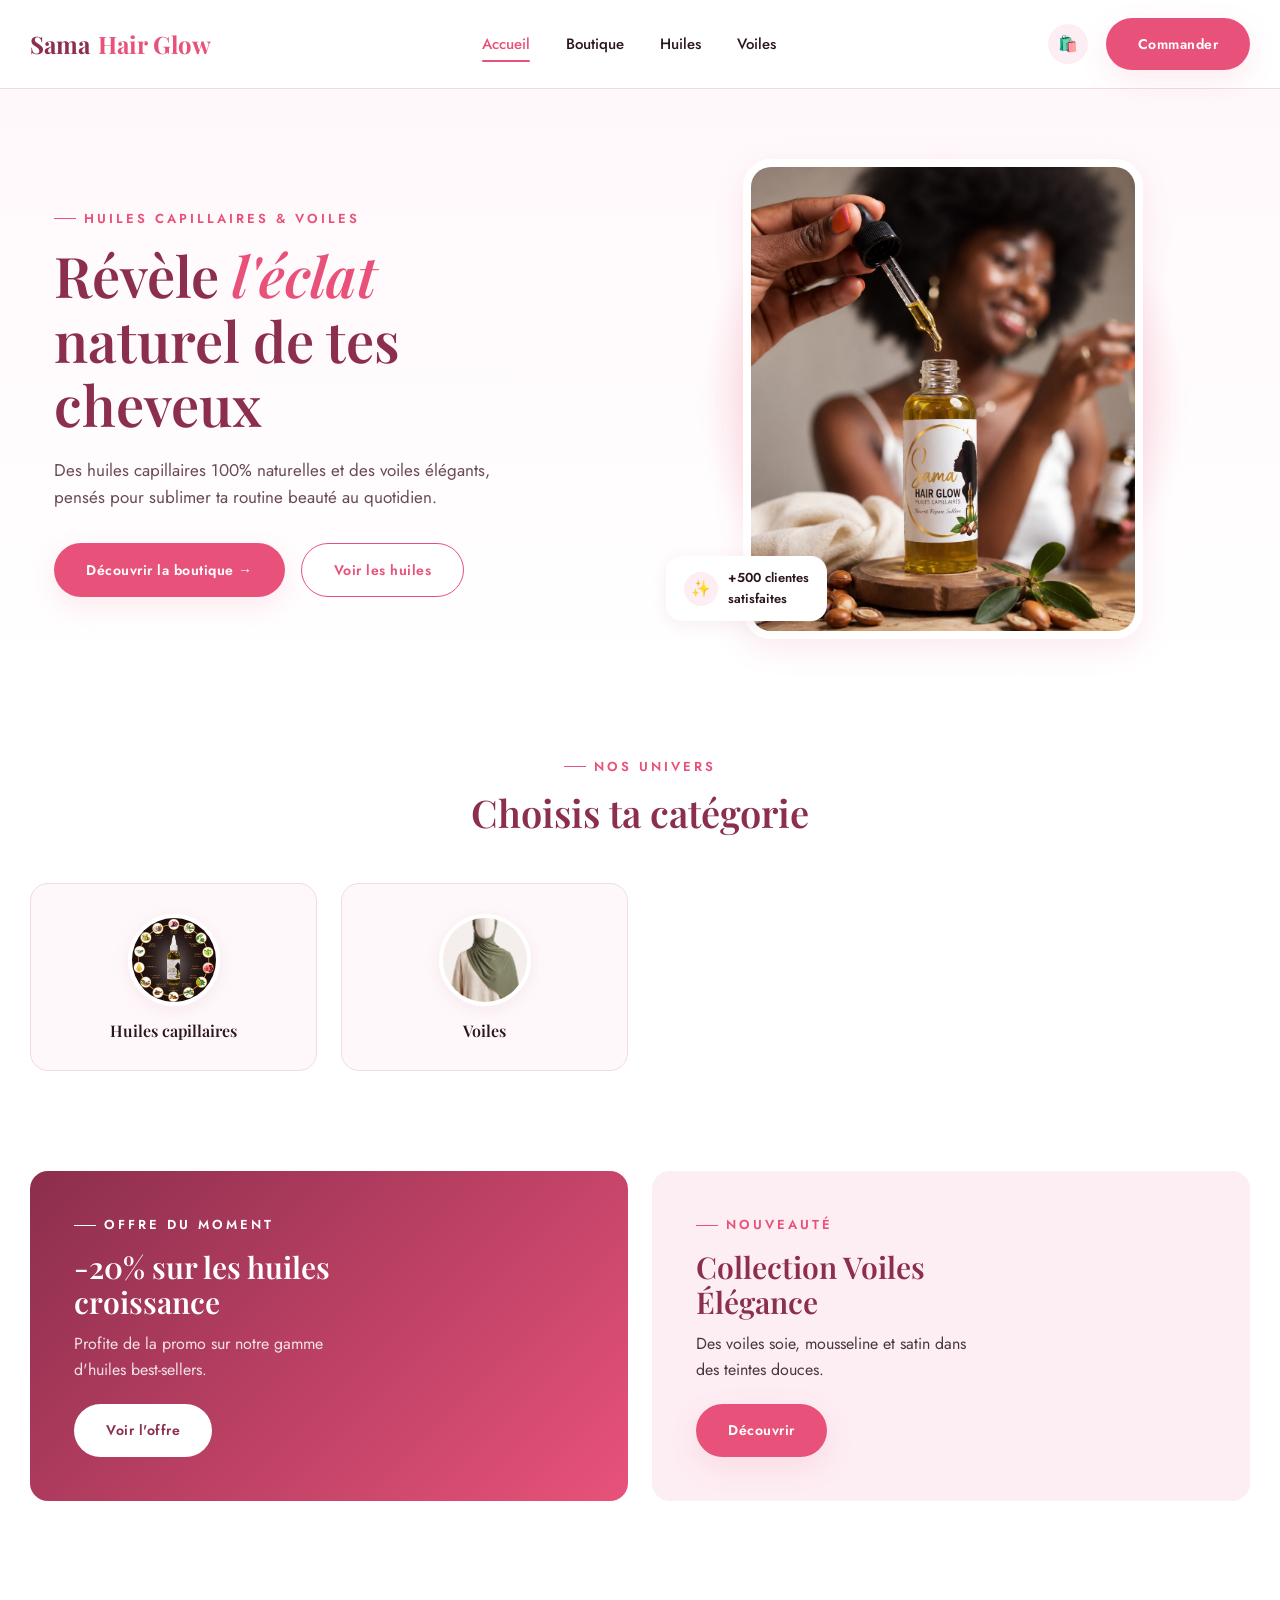
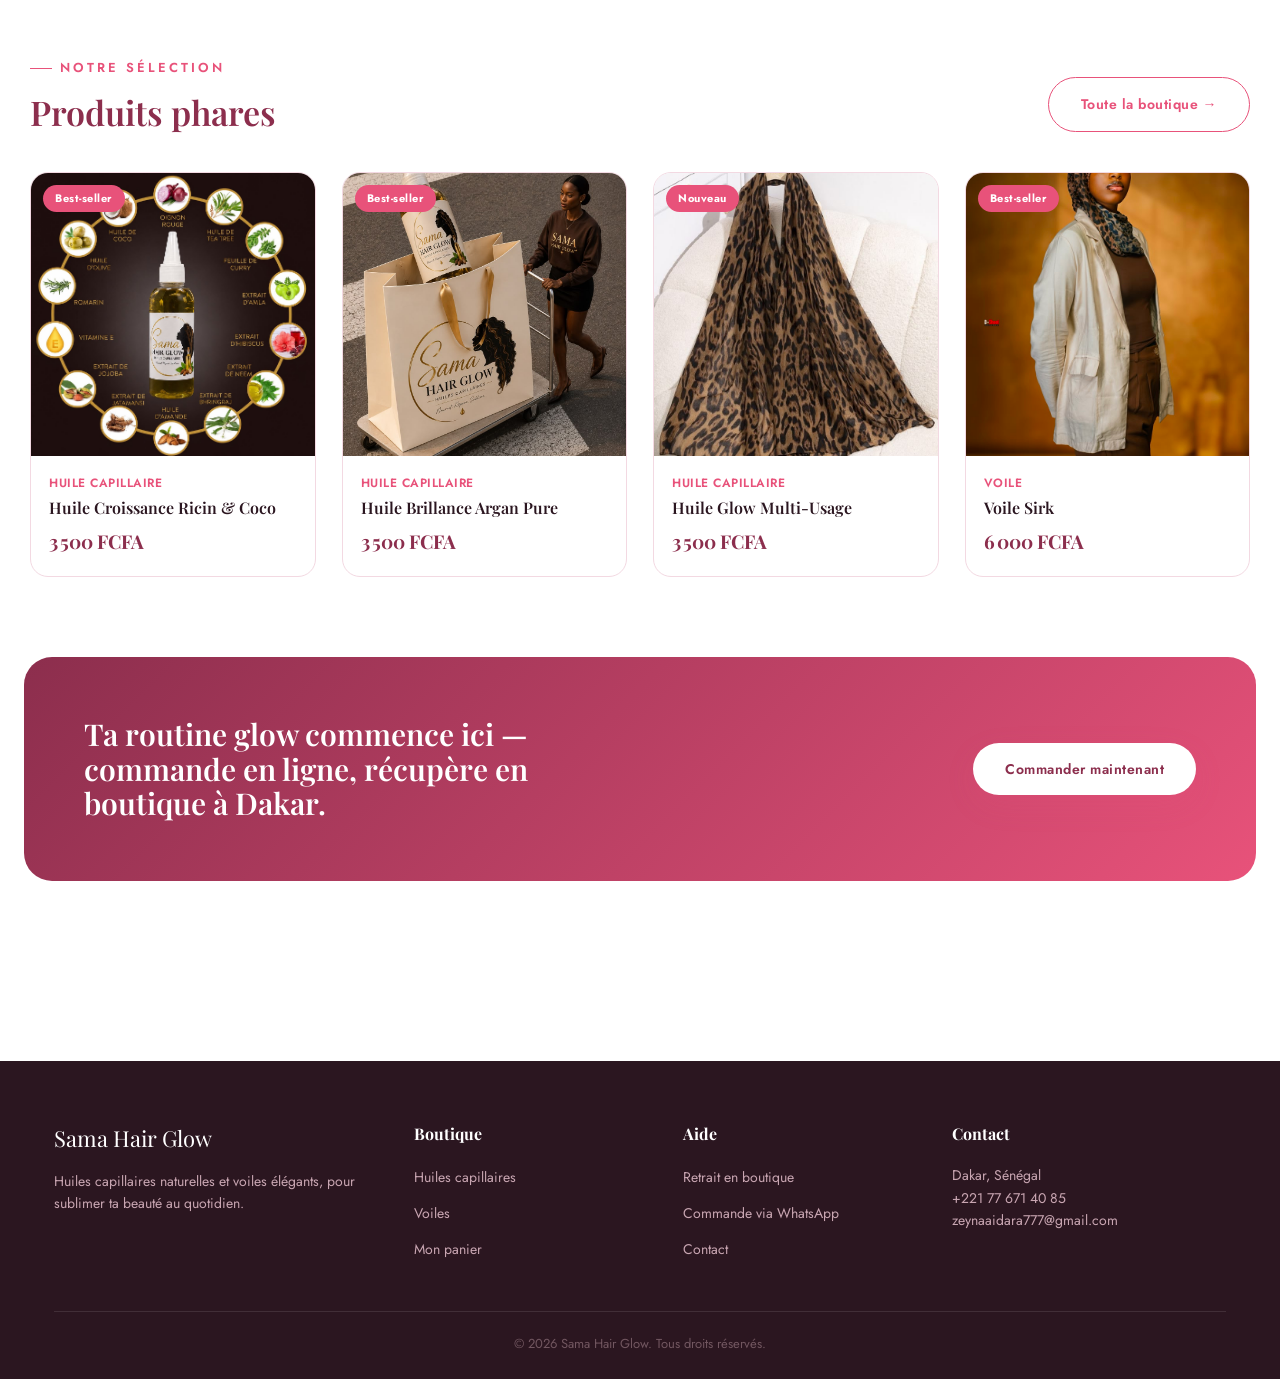
<file: index.html>
<!DOCTYPE html>
<html lang="fr">
<head>
<meta charset="UTF-8">
<meta name="viewport" content="width=device-width, initial-scale=1.0">
<title>Sama Hair Glow — Huiles Capillaires & Voiles</title>

</head>
<body>
<style>
/* ============================================
   SAMA HAIR GLOW — Design system
   Rose & Blanc, élégant, chaleureux
   ============================================ */

@import url('https://fonts.googleapis.com/css2?family=Playfair+Display:ital,wght@0,500;0,600;0,700;1,500&family=Jost:wght@300;400;500;600;700&display=swap');

:root {
  /* Couleurs */
  --rose-primary: #E8527A;
  --rose-primary-dark: #C93F65;
  --rose-deep: #8C2E4D;
  --pink-soft: #FDEEF3;
  --pink-softer: #FFF8FA;
  --white: #FFFFFF;
  --charcoal: #2B1620;
  --charcoal-soft: #6B4A55;
  --gold-glow: #E8B86D;
  --line: #F3D9E2;

  /* Typo */
  --font-display: 'Playfair Display', serif;
  --font-body: 'Jost', sans-serif;

  /* Ombres */
  --shadow-soft: 0 10px 30px rgba(232, 82, 122, 0.12);
  --shadow-card: 0 4px 18px rgba(140, 46, 77, 0.08);

  --radius: 18px;
}

* { margin: 0; padding: 0; box-sizing: border-box; }

html { scroll-behavior: smooth; }

body {
  font-family: var(--font-body);
  color: var(--charcoal);
  background: var(--white);
  line-height: 1.6;
  -webkit-font-smoothing: antialiased;
}

img { max-width: 100%; display: block; }
a { text-decoration: none; color: inherit; }
ul { list-style: none; }
button { font-family: inherit; cursor: pointer; border: none; background: none; }

.container {
  max-width: 1220px;
  margin: 0 auto;
  padding: 0 24px;
}

h1, h2, h3, h4 {
  font-family: var(--font-display);
  color: var(--rose-deep);
  font-weight: 600;
  line-height: 1.15;
}

.eyebrow {
  display: inline-flex;
  align-items: center;
  gap: 8px;
  font-size: 13px;
  letter-spacing: 3px;
  text-transform: uppercase;
  color: var(--rose-primary);
  font-weight: 600;
  margin-bottom: 14px;
}
.eyebrow::before {
  content: "";
  width: 22px;
  height: 1px;
  background: var(--rose-primary);
  display: inline-block;
}

.btn {
  display: inline-flex;
  align-items: center;
  justify-content: center;
  gap: 8px;
  padding: 15px 32px;
  border-radius: 999px;
  font-size: 14px;
  font-weight: 600;
  letter-spacing: 0.5px;
  transition: all 0.25s ease;
}
.btn-primary {
  background: var(--rose-primary);
  color: var(--white);
  box-shadow: var(--shadow-soft);
}
.btn-primary:hover {
  background: var(--rose-primary-dark);
  transform: translateY(-2px);
}
.btn-outline {
  border: 1.5px solid var(--rose-primary);
  color: var(--rose-primary);
  background: var(--white);
}
.btn-outline:hover {
  background: var(--rose-primary);
  color: var(--white);
}
.btn-block { width: 100%; }
.btn:disabled { opacity: 0.5; cursor: not-allowed; }

/* ===== HEADER ===== */
.site-header {
  position: sticky;
  top: 0;
  z-index: 100;
  background: rgba(255,255,255,0.92);
  backdrop-filter: blur(10px);
  border-bottom: 1px solid var(--line);
}
.nav {
  display: flex;
  align-items: center;
  justify-content: space-between;
  padding: 18px 0;
}
.logo {
  font-family: var(--font-display);
  font-size: 24px;
  font-weight: 700;
  color: var(--rose-deep);
  display: flex;
  align-items: center;
  gap: 8px;
}
.logo span { color: var(--rose-primary); }
.nav-links {
  display: flex;
  gap: 36px;
  font-size: 15px;
  font-weight: 500;
}
.nav-links a {
  position: relative;
  color: var(--charcoal);
  transition: color 0.2s;
}
.nav-links a:hover, .nav-links a.active { color: var(--rose-primary); }
.nav-links a.active::after {
  content: "";
  position: absolute;
  bottom: -6px; left: 0;
  width: 100%; height: 2px;
  background: var(--rose-primary);
  border-radius: 2px;
}
.nav-actions {
  display: flex;
  align-items: center;
  gap: 18px;
}
.icon-btn {
  position: relative;
  width: 40px; height: 40px;
  display: flex; align-items: center; justify-content: center;
  border-radius: 50%;
  background: var(--pink-soft);
  color: var(--rose-deep);
  transition: background 0.2s;
}
.icon-btn:hover { background: var(--rose-primary); color: var(--white); }
.cart-count {
  position: absolute;
  top: -4px; right: -4px;
  background: var(--rose-primary);
  color: white;
  font-size: 11px;
  font-weight: 700;
  width: 19px; height: 19px;
  border-radius: 50%;
  display: flex; align-items: center; justify-content: center;
  border: 2px solid white;
}
.burger { display: none; }

/* ===== HERO ===== */
.hero {
  position: relative;
  overflow: hidden;
  background: linear-gradient(180deg, var(--pink-softer) 0%, var(--white) 100%);
  padding: 70px 0 40px;
}
.hero-grid {
  display: grid;
  grid-template-columns: 1fr 1fr;
  align-items: center;
  gap: 40px;
}
.hero h1 {
  font-size: 56px;
  margin-bottom: 20px;
}
.hero h1 em {
  font-style: italic;
  color: var(--rose-primary);
}
.hero p {
  color: var(--charcoal-soft);
  font-size: 17px;
  max-width: 440px;
  margin-bottom: 32px;
}
.hero-actions { display: flex; gap: 16px; }
.hero-visual {
  position: relative;
  display: flex;
  align-items: center;
  justify-content: center;
}
.glow-ring {
  position: absolute;
  width: 460px; height: 460px;
  border-radius: 50%;
  background: radial-gradient(circle, rgba(232,184,109,0.35) 0%, rgba(232,82,122,0.22) 45%, rgba(232,82,122,0) 72%);
  filter: blur(4px);
  z-index: 0;
}
.hero-visual img {
  position: relative;
  z-index: 1;
  width: 380px;
  border-radius: 50%;
  box-shadow: var(--shadow-soft);
  border: 6px solid var(--white);
  object-fit: cover;
}

/* Photo produit rectangulaire (lifestyle) : on garde un cadre élégant
   plutôt qu'un cercle, pour ne pas rogner l'image */
.hero-visual img.hero-photo {
  width: 400px;
  height: 480px;
  border-radius: 28px;
  object-fit: cover;
  border: 8px solid var(--white);
}
.glow-ring {
  width: 480px;
  height: 480px;
}
.hero-badge {
  position: absolute;
  z-index: 2;
  bottom: 18px; left: 6px;
  background: var(--white);
  border-radius: 16px;
  padding: 12px 18px;
  box-shadow: var(--shadow-card);
  display: flex; align-items: center; gap: 10px;
  font-size: 13px;
  font-weight: 600;
}
.hero-badge .dot {
  width: 34px; height: 34px;
  border-radius: 50%;
  background: var(--pink-soft);
  display: flex; align-items: center; justify-content: center;
  font-size: 16px;
}

/* ===== CATEGORY STRIP ===== */
.cat-strip {
  padding: 70px 0 20px;
  text-align: center;
}
.cat-strip .eyebrow { justify-content: center; }
.cat-strip h2 { font-size: 38px; margin-bottom: 48px; }
.cat-grid {
  display: grid;
  grid-template-columns: repeat(4, 1fr);
  gap: 24px;
}
.cat-card {
  background: var(--pink-softer);
  border: 1px solid var(--line);
  border-radius: var(--radius);
  padding: 30px 18px;
  transition: transform 0.25s ease, box-shadow 0.25s ease;
}
.cat-card:hover {
  transform: translateY(-6px);
  box-shadow: var(--shadow-soft);
}
.cat-card img {
  width: 92px; height: 92px;
  object-fit: cover;
  border-radius: 50%;
  margin: 0 auto 16px;
  border: 4px solid var(--white);
  box-shadow: var(--shadow-card);
}
.cat-card h4 { font-size: 16px; color: var(--charcoal); font-weight: 600; }

/* ===== PROMO BANNERS ===== */
.promo-section {
  padding: 80px 0;
}
.promo-grid {
  display: grid;
  grid-template-columns: 1fr 1fr;
  gap: 24px;
}
.promo-card {
  border-radius: var(--radius);
  padding: 44px;
  min-height: 260px;
  display: flex;
  flex-direction: column;
  justify-content: center;
  position: relative;
  overflow: hidden;
}
.promo-card.rose {
  background: linear-gradient(135deg, var(--rose-deep), var(--rose-primary));
  color: var(--white);
}
.promo-card.rose h3, .promo-card.rose .eyebrow { color: var(--white); }
.promo-card.rose .eyebrow::before { background: var(--white); }
.promo-card.light {
  background: var(--pink-soft);
  color: var(--charcoal);
}
.promo-card h3 { font-size: 30px; margin-bottom: 12px; }
.promo-card p { opacity: 0.85; margin-bottom: 22px; max-width: 280px; }

/* ===== PRODUCTS GRID ===== */
.section {
  padding: 70px 0;
}
.section-head {
  display: flex;
  align-items: flex-end;
  justify-content: space-between;
  margin-bottom: 40px;
}
.section-head h2 { font-size: 34px; }

.filters {
  display: flex;
  gap: 10px;
  margin-bottom: 36px;
  flex-wrap: wrap;
}
.filter-chip {
  padding: 9px 20px;
  border-radius: 999px;
  border: 1.5px solid var(--line);
  font-size: 13px;
  font-weight: 600;
  color: var(--charcoal-soft);
  transition: all 0.2s;
}
.filter-chip.active, .filter-chip:hover {
  background: var(--rose-primary);
  border-color: var(--rose-primary);
  color: white;
}

.products-grid {
  display: grid;
  grid-template-columns: repeat(4, 1fr);
  gap: 26px;
}
.product-card {
  background: var(--white);
  border: 1px solid var(--line);
  border-radius: var(--radius);
  overflow: hidden;
  transition: transform 0.25s ease, box-shadow 0.25s ease;
  display: flex;
  flex-direction: column;
}
.product-card:hover {
  transform: translateY(-6px);
  box-shadow: var(--shadow-soft);
}
.product-thumb {
  position: relative;
  aspect-ratio: 1/1;
  background: var(--pink-softer);
  overflow: hidden;
}
.product-thumb img {
  width: 100%; height: 100%;
  object-fit: cover;
}
.product-tag {
  position: absolute;
  top: 12px; left: 12px;
  background: var(--rose-primary);
  color: white;
  font-size: 11px;
  font-weight: 700;
  padding: 5px 12px;
  border-radius: 999px;
  letter-spacing: 0.5px;
}
.quick-add {
  position: absolute;
  bottom: 12px; right: 12px;
  width: 40px; height: 40px;
  border-radius: 50%;
  background: white;
  color: var(--rose-primary);
  display: flex; align-items: center; justify-content: center;
  font-size: 19px;
  box-shadow: var(--shadow-card);
  opacity: 0;
  transform: translateY(8px);
  transition: all 0.25s ease;
}
.product-card:hover .quick-add { opacity: 1; transform: translateY(0); }
.product-info { padding: 18px 18px 20px; flex: 1; display: flex; flex-direction: column; }
.product-cat { font-size: 12px; color: var(--rose-primary); font-weight: 600; text-transform: uppercase; letter-spacing: 0.5px; margin-bottom: 6px; }
.product-info h4 { font-size: 16px; color: var(--charcoal); font-weight: 600; margin-bottom: 8px; }
.product-price { margin-top: auto; display: flex; align-items: baseline; gap: 8px; font-family: var(--font-display); }
.product-price .now { font-size: 19px; font-weight: 700; color: var(--rose-deep); }
.product-price .old { font-size: 13px; color: var(--charcoal-soft); text-decoration: line-through; }

/* ===== CTA BANNER ===== */
.cta-banner {
  background: linear-gradient(135deg, var(--rose-deep), var(--rose-primary));
  border-radius: 28px;
  padding: 60px;
  display: flex;
  align-items: center;
  justify-content: space-between;
  color: white;
  margin: 0 24px;
}
.cta-banner h3 { color: white; font-size: 30px; max-width: 460px; }
.cta-banner .btn-primary { background: white; color: var(--rose-deep); }

/* ===== FOOTER ===== */
.site-footer {
  background: var(--charcoal);
  color: #F0DCE3;
  padding: 60px 0 24px;
  margin-top: 90px;
}
.footer-grid {
  display: grid;
  grid-template-columns: 1.4fr 1fr 1fr 1.2fr;
  gap: 40px;
  padding-bottom: 40px;
  border-bottom: 1px solid rgba(255,255,255,0.1);
}
.footer-grid h5 { color: white; font-family: var(--font-display); font-size: 16px; margin-bottom: 18px; }
.footer-grid p { color: #C9A6B2; font-size: 14px; }
.footer-grid ul li { margin-bottom: 10px; }
.footer-grid ul li a { color: #C9A6B2; font-size: 14px; transition: color 0.2s; }
.footer-grid ul li a:hover { color: var(--gold-glow); }
.footer-bottom {
  padding-top: 22px;
  text-align: center;
  font-size: 13px;
  color: #A8899190;
}
.footer-logo { font-family: var(--font-display); font-size: 22px; color: white; margin-bottom: 14px; }

/* ===== BREADCRUMB / PAGE HEADER ===== */
.page-header {
  background: var(--pink-soft);
  padding: 50px 0;
  text-align: center;
}
.page-header h1 { font-size: 40px; }
.page-header .crumb { color: var(--charcoal-soft); font-size: 14px; margin-top: 10px; }
.page-header .crumb a { color: var(--rose-primary); font-weight: 600; }

/* ===== CART / CHECKOUT ===== */
.cart-layout {
  display: grid;
  grid-template-columns: 1.6fr 1fr;
  gap: 40px;
  align-items: start;
}
.cart-table { width: 100%; border-collapse: collapse; }
.cart-table th {
  text-align: left;
  font-size: 12px;
  text-transform: uppercase;
  letter-spacing: 0.5px;
  color: var(--charcoal-soft);
  padding-bottom: 16px;
  border-bottom: 1px solid var(--line);
}
.cart-item td {
  padding: 20px 0;
  border-bottom: 1px solid var(--line);
  vertical-align: middle;
}
.cart-item-info { display: flex; align-items: center; gap: 16px; }
.cart-item-info img { width: 72px; height: 72px; border-radius: 12px; object-fit: cover; }
.cart-item-info h4 { font-size: 15px; margin-bottom: 4px; color: var(--charcoal); font-weight: 600; }
.cart-item-info span { font-size: 13px; color: var(--charcoal-soft); }
.qty-control {
  display: inline-flex;
  align-items: center;
  border: 1.5px solid var(--line);
  border-radius: 999px;
  overflow: hidden;
}
.qty-control button {
  width: 32px; height: 32px;
  font-size: 16px;
  color: var(--rose-primary);
  font-weight: 700;
}
.qty-control span { width: 30px; text-align: center; font-weight: 600; font-size: 14px; }
.remove-btn { color: #C24B6B; font-size: 13px; font-weight: 600; margin-top: 6px; display: inline-block; }
.cart-price { font-weight: 700; color: var(--rose-deep); font-family: var(--font-display); }

.summary-card {
  background: var(--pink-softer);
  border: 1px solid var(--line);
  border-radius: var(--radius);
  padding: 30px;
  position: sticky;
  top: 100px;
}
.summary-card h3 { font-size: 20px; margin-bottom: 22px; }
.summary-row {
  display: flex;
  justify-content: space-between;
  font-size: 14px;
  color: var(--charcoal-soft);
  margin-bottom: 14px;
}
.summary-row.total {
  font-size: 18px;
  font-weight: 700;
  color: var(--rose-deep);
  font-family: var(--font-display);
  border-top: 1px solid var(--line);
  padding-top: 16px;
  margin-top: 8px;
}
.empty-cart {
  text-align: center;
  padding: 80px 20px;
  color: var(--charcoal-soft);
}
.empty-cart .icon { font-size: 54px; margin-bottom: 20px; }

/* Payment methods */
.pay-methods { display: flex; flex-direction: column; gap: 12px; margin: 20px 0; }
.pay-method {
  display: flex;
  align-items: center;
  gap: 14px;
  padding: 16px;
  border: 2px solid var(--line);
  border-radius: 14px;
  cursor: pointer;
  transition: all 0.2s;
}
.pay-method.selected {
  border-color: var(--rose-primary);
  background: var(--pink-soft);
}
.pay-method img { width: 44px; height: 44px; border-radius: 10px; object-fit: cover; }
.pay-method .name { font-weight: 700; font-size: 15px; }
.pay-method .desc { font-size: 12px; color: var(--charcoal-soft); }
.pay-method input { accent-color: var(--rose-primary); width: 18px; height: 18px; margin-left: auto; }

.form-field { margin-bottom: 18px; }
.form-field label { display: block; font-size: 13px; font-weight: 600; margin-bottom: 8px; color: var(--charcoal); }
.form-field input, .form-field select {
  width: 100%;
  padding: 13px 16px;
  border: 1.5px solid var(--line);
  border-radius: 10px;
  font-family: inherit;
  font-size: 14px;
  background: var(--white);
}
.form-field input:focus, .form-field select:focus {
  outline: none;
  border-color: var(--rose-primary);
}
.form-row { display: grid; grid-template-columns: 1fr 1fr; gap: 16px; }

.toast {
  position: fixed;
  bottom: 30px; right: 30px;
  background: var(--charcoal);
  color: white;
  padding: 16px 24px;
  border-radius: 12px;
  font-size: 14px;
  font-weight: 600;
  box-shadow: 0 10px 30px rgba(0,0,0,0.2);
  z-index: 999;
  display: flex; align-items: center; gap: 10px;
  transform: translateY(120%);
  opacity: 0;
  transition: all 0.35s cubic-bezier(.2,1,.3,1);
}
.toast.show { transform: translateY(0); opacity: 1; }

/* ===== RESPONSIVE ===== */
@media (max-width: 980px) {
  .hero-grid { grid-template-columns: 1fr; text-align: center; }
  .hero p { margin-left: auto; margin-right: auto; }
  .hero-actions { justify-content: center; }
  .cat-grid, .products-grid { grid-template-columns: repeat(2, 1fr); }
  .promo-grid { grid-template-columns: 1fr; }
  .footer-grid { grid-template-columns: 1fr 1fr; }
  .cart-layout { grid-template-columns: 1fr; }
  .cta-banner { flex-direction: column; gap: 24px; text-align: center; padding: 40px 28px; }
}
@media (max-width: 640px) {
  .nav-links { display: none; }
  .hero h1 { font-size: 36px; }
  .hero-visual img.hero-photo { width: 280px; height: 340px; }
  .glow-ring { width: 320px; height: 320px; }
  .cat-grid, .products-grid { grid-template-columns: repeat(2, 1fr); gap: 14px; }
  .footer-grid { grid-template-columns: 1fr; }
  .form-row { grid-template-columns: 1fr; }
}

</style>
<!-- ===== HEADER ===== -->
<header class="site-header">
  <div class="container nav">
    <a href="index.html" class="logo">Sama <span>Hair Glow</span></a>
    <nav class="nav-links">
      <a href="index.html" class="active">Accueil</a>
      <a href="boutique.html">Boutique</a>
      <a href="boutique.html?cat=huiles">Huiles</a>
      <a href="boutique.html?cat=voiles">Voiles</a>
    </nav>
    <div class="nav-actions">
      <a href="panier.html" class="icon-btn" aria-label="Panier">
        🛍️
        <span class="cart-count">0</span>
      </a>
      <a href="boutique.html" class="btn btn-primary">Commander</a>
    </div>
  </div>
</header>

<!-- ===== HERO ===== -->
<section class="hero">
  <div class="container hero-grid">
    <div>
      <div class="eyebrow">Huiles capillaires & voiles</div>
      <h1>Révèle <em>l'éclat</em><br>naturel de tes cheveux</h1>
      <p>Des huiles capillaires 100% naturelles et des voiles élégants, pensés pour sublimer ta routine beauté au quotidien.</p>
      <div class="hero-actions">
        <a href="boutique.html" class="btn btn-primary">Découvrir la boutique →</a>
        <a href="boutique.html?cat=huiles" class="btn btn-outline">Voir les huiles</a>
      </div>
    </div>
    <div class="hero-visual">
      <div class="glow-ring"></div>
      <img src="hero-produit.png" alt="Huile capillaire Sama Hair Glow" class="hero-photo">
      <div class="hero-badge">
        <span class="dot">✨</span>
        <div>+500 clientes<br>satisfaites</div>
      </div>
    </div>
  </div>
</section>

<!-- ===== CATEGORIES ===== -->
<section class="cat-strip container">
  <div class="eyebrow">Nos univers</div>
  <h2>Choisis ta catégorie</h2>
  <div class="cat-grid" id="cat-grid"></div>
</section>

<!-- ===== PROMO BANNERS ===== -->
<section class="promo-section container">
  <div class="promo-grid">
    <div class="promo-card rose">
      <div class="eyebrow">Offre du moment</div>
      <h3>-20% sur les huiles<br>croissance</h3>
      <p>Profite de la promo sur notre gamme d'huiles best-sellers.</p>
      <a href="boutique.html?cat=huiles" class="btn" style="background:white;color:var(--rose-deep);width:fit-content;">Voir l'offre</a>
    </div>
    <div class="promo-card light">
      <div class="eyebrow">Nouveauté</div>
      <h3>Collection Voiles<br>Élégance</h3>
      <p>Des voiles soie, mousseline et satin dans des teintes douces.</p>
      <a href="boutique.html?cat=voiles" class="btn btn-primary" style="width:fit-content;">Découvrir</a>
    </div>
  </div>
</section>

<!-- ===== PRODUITS PHARES ===== -->
<section class="section container">
  <div class="section-head">
    <div>
      <div class="eyebrow">Notre sélection</div>
      <h2>Produits phares</h2>
    </div>
    <a href="boutique.html" class="btn btn-outline">Toute la boutique →</a>
  </div>
  <div class="products-grid" id="featured-grid"></div>
</section>

<!-- ===== CTA ===== -->
<section style="padding: 10px 0 90px;">
  <div class="cta-banner">
    <h3>Ta routine glow commence ici — commande en ligne, récupère en boutique à Dakar.</h3>
    <a href="boutique.html" class="btn btn-primary">Commander maintenant</a>
  </div>
</section>

<!-- ===== FOOTER ===== -->
<footer class="site-footer">
  <div class="container">
    <div class="footer-grid">
      <div>
        <div class="footer-logo">Sama Hair Glow</div>
        <p>Huiles capillaires naturelles et voiles élégants, pour sublimer ta beauté au quotidien.</p>
      </div>
      <div>
        <h5>Boutique</h5>
        <ul>
          <li><a href="boutique.html?cat=huiles">Huiles capillaires</a></li>
          <li><a href="boutique.html?cat=voiles">Voiles</a></li>
          <li><a href="panier.html">Mon panier</a></li>
        </ul>
      </div>
      <div>
        <h5>Aide</h5>
        <ul>
          <li><a href="#">Retrait en boutique</a></li>
          <li><a href="#">Commande via WhatsApp</a></li>
          <li><a href="#">Contact</a></li>
        </ul>
      </div>
      <div>
        <h5>Contact</h5>
        <p>Dakar, Sénégal<br>+221 77 671 40 85 <br> zeynaaidara777@gmail.com</p>
      </div>
    </div>
    <div class="footer-bottom">© 2026 Sama Hair Glow. Tous droits réservés.</div>
  </div>
</footer>

<script >
  // ============================================
// SAMA HAIR GLOW — Catalogue produits
// Site 100% statique : les produits sont définis ici directement,
// il n'y a plus besoin d'un serveur/backend pour les servir.
// ============================================

const CATEGORIES = [
  { id: "huiles", nom: "Huiles capillaires", image: "huile.jpeg" },
  { id: "voiles", nom: "Voiles", image: "voiles.jpeg" }
];

const PRODUCTS = [
  {
    id: "hg-01",
    nom: "Huile Croissance Ricin & Coco",
    categorie: "huiles",
    prix: 3500,
    image: "huile.jpeg",
    tag: "Best-seller",
    description: "Un mélange nourrissant à base d'huile de ricin et de coco qui stimule la pousse et renforce les cheveux fragiles dès les premières utilisations."
  },
  {
    id: "hg-00",
    nom: "Huile Incroyable",
    categorie: "huiles",
    prix: 3500,
    image: "huile1.jpeg",
    description: "Formule polyvalente qui hydrate en profondeur et redonne de l'éclat aux cheveux ternes et abîmés."
  },
  {
    id: "hg-02",
    nom: "Huile Brillance Argan Pure",
    categorie: "huiles",
    prix: 3500,
    image: "huile2.jpeg",
    tag: "Best-seller",
    description: "L'huile d'argan pure qui illumine la fibre capillaire et lisse les pointes fourchues."
  },
  {
    id: "hg-03",
    nom: "Sérum Fortifiant Nigelle",
    categorie: "huiles",
    prix: 3500,
    image: "HUILLe.jpeg",
    description: "Un sérum concentré en graine de nigelle pour fortifier les racines et limiter la chute."
  },
  {
    id: "hg-04",
    nom: "Huile Douceur Sama",
    categorie: "huiles",
    prix: 3500,
    image: "a.jpeg",
    description: "Notre huile signature, légère et non grasse, pour un entretien quotidien tout en douceur."
  },
  {
    id: "hg-05",
    nom: "Huile Glow Multi-Usage",
    categorie: "huiles",
    prix: 3500,
    image: "ab.jpeg",
    tag: "Nouveau",
    description: "Une huile multi-usage à appliquer sur cheveux, pointes et longueurs pour un effet glow immédiat."
  },
  {
    id: "hg-06",
    nom: "Huile Glow Multi-Usage Hydrate",
    categorie: "huiles",
    prix: 2500,
    image: "abc.jpeg",
    description: "Version hydratante de notre huile Glow, idéale pour les cheveux secs et déshydratés."
  },
  {
    id: "hg-07",
    nom: "Huile Anti-Casse Avocat",
    categorie: "huiles",
    prix: 2500,
    image: "abcd.jpeg",
    description: "Enrichie en avocat, cette huile limite la casse et redonne souplesse et résistance aux cheveux."
  },
  {
    id: "vl-01",
    nom: "Voile Sirk",
    categorie: "voiles",
    prix: 6000,
    image: "c.jpeg",
    tag: "Best-seller",
    description: "Voile en soie douce et légère, idéal pour protéger les cheveux la nuit ou pour un look élégant au quotidien."
  },
  {
    id: "vl-02",
    nom: "Voile Sirk",
    categorie: "voiles",
    prix: 6000,
    image: "cc.jpeg",
    description: "Voile en soie douce et légère, disponible en plusieurs coloris."
  },
  {
    id: "vl-03",
    nom: "Voile Jersey",
    categorie: "voiles",
    prix: 8000,
    image: "jersey.jpeg",
    description: "Voile en jersey extensible et confortable, parfait pour un port toute la journée."
  },
  {
    id: "vl-04",
    nom: "Voile Jersey",
    categorie: "voiles",
    prix: 8000,
    image: "jersey1.jpeg",
    description: "Voile en jersey doux au toucher, facile à nouer et à assortir."
  },
  {
    id: "vl-05",
    nom: "Voile Jersey",
    categorie: "voiles",
    prix: 8000,
    image: "jersey liquide2.jpeg",
    tag: "Nouveau",
    description: "Voile en jersey fluide, tombant parfaitement pour une allure raffinée."
  },
  {
    id: "vl-06",
    nom: "Voile Diaz",
    categorie: "voiles",
    prix: 5000,
    image: "diaz.jpeg",
    description: "Voile Diaz léger, respirant, pour un confort optimal même en journée chaude."
  },
  {
    id: "vl-07",
    nom: "Voile Diaz",
    categorie: "voiles",
    prix: 5000,
    image: "voilediaz.jpeg",
    description: "Voile Diaz disponible en plusieurs teintes, tissu doux et agréable à porter."
  },
  {
    id: "vl-08",
    nom: "Voile Modal",
    categorie: "voiles",
    prix: 6000,
    image: "modal.jpeg",
    description: "Voile en modal, matière souple et fluide qui s'adapte à toutes les tenues."
  },
  {
    id: "vl-09",
    nom: "Voile Modal",
    categorie: "voiles",
    prix: 6000,
    image: "modale.jpeg",
    description: "Voile en modal, confortable et facile d'entretien au quotidien."
  }
];

</script>

<script>// ============================================
// SAMA HAIR GLOW — Configuration boutique
// ⚠️ À REMPLIR avec tes vraies informations avant la mise en ligne.
// ============================================

const MERCHANT = {
  nom: "Sama Hair Glow",
  whatsapp: "221776714085", // ← ton numéro WhatsApp, format international sans "+" ni espaces
  adminKey: "sama2026"      // ← change ce mot de passe avant la mise en ligne (accès à admin.html)
};
</script>
<script>// ============================================
// SAMA HAIR GLOW — Gestion des commandes (sans backend)
// Les commandes sont enregistrées dans le navigateur (localStorage).
// Le total est toujours recalculé à partir du catalogue PRODUCTS,
// jamais pris tel quel depuis le formulaire.
// Pas de paiement en ligne : la commande est envoyée par WhatsApp
// à la boutique, qui la prépare puis livre la cliente.
// ============================================

const ORDERS_KEY = "samahairglow_commandes";

function genererIdCommande() {
  return "CMD-" + Date.now().toString(36).toUpperCase() + "-" + Math.random().toString(16).slice(2, 6).toUpperCase();
}

function getOrders() {
  try {
    return JSON.parse(localStorage.getItem(ORDERS_KEY)) || [];
  } catch (e) {
    return [];
  }
}

function saveOrders(orders) {
  localStorage.setItem(ORDERS_KEY, JSON.stringify(orders));
}

function getOrderById(id) {
  return getOrders().find(o => o.id === id) || null;
}

// Crée une commande : valide les champs et recalcule le total
// à partir des prix réels du catalogue (PRODUCTS), pas depuis le panier envoyé.
function createLocalOrder({ client, items }) {
  if (!client || !client.nom || !client.telephone) {
    throw new Error("Informations client incomplètes");
  }
  if (!Array.isArray(items) || items.length === 0) {
    throw new Error("Le panier est vide");
  }
  const telRegex = /^[0-9+ ]{8,15}$/;
  if (!telRegex.test(client.telephone)) {
    throw new Error("Numéro de téléphone invalide");
  }

  let sousTotal = 0;
  const lignesVerifiees = [];
  for (const item of items) {
    const produit = PRODUCTS.find(p => p.id === item.id);
    if (!produit) throw new Error(`Produit inconnu : ${item.id}`);
    const quantite = Math.max(1, parseInt(item.qty, 10) || 1);
    sousTotal += produit.prix * quantite;
    lignesVerifiees.push({ id: produit.id, nom: produit.nom, prix: produit.prix, qty: quantite });
  }

  const total = sousTotal;
  const order = {
    id: genererIdCommande(),
    client_nom: client.nom,
    client_telephone: client.telephone,
    client_adresse: client.adresse || null,
    client_ville: client.ville || null,
    client_email: client.email || null,
    items: lignesVerifiees,
    sous_total: sousTotal,
    total,
    // Statut de la commande (préparation/retrait), plus de paiement en ligne :
    // "nouvelle" -> "en_preparation" -> "recuperee" (ou "annulee")
    statut: "nouvelle",
    created_at: new Date().toISOString()
  };

  const orders = getOrders();
  orders.push(order);
  saveOrders(orders);

  return order;
}

function updateOrderStatus(id, statut) {
  const orders = getOrders();
  const order = orders.find(o => o.id === id);
  if (order) {
    order.statut = statut;
    saveOrders(orders);
  }
  return order || null;
}

// Construit le message WhatsApp listant la commande, pour que la
// cliente l'envoie à la boutique et que la boutique puisse la préparer
// en vue du retrait en magasin.
function construireMessageWhatsApp(order) {
  const formatPrixLocal = n => Number(n).toLocaleString("fr-FR") + " FCFA";
  const lignes = order.items
    .map(i => `• ${i.nom} × ${i.qty} — ${formatPrixLocal(i.prix * i.qty)}`)
    .join("\n");

  return (
    `🛍️ Nouvelle commande ${order.id}\n\n` +
    `${lignes}\n\n` +
    `Total : ${formatPrixLocal(order.total)}\n\n` +
    `👤 Client : ${order.client_nom}\n` +
    `📞 Téléphone : ${order.client_telephone}` +
    (order.client_adresse ? `\n📍 Quartier : ${order.client_adresse}${order.client_ville ? ", " + order.client_ville : ""}` : "") +
    (order.client_email ? `\n✉️ Email : ${order.client_email}` : "") +
    `\n\nÀ récupérer en boutique.`
  );
}
</script>
<script>// ============================================
// SAMA HAIR GLOW — Client API (version sans backend)
// Le site est 100% statique : les commandes sont enregistrées dans le
// navigateur (voir js/orders.js). Il n'y a pas de paiement en ligne :
// la commande est envoyée par WhatsApp à la boutique pour préparation
// en vue d'un retrait en magasin.
// ============================================

const api = {
  async createOrder(payload) {
    // Recrée le comportement du backend : validation + recalcul du total
    // à partir du catalogue PRODUCTS (voir js/orders.js).
    return createLocalOrder(payload);
  }
};
</script>
<script >
  // ============================================
// SAMA HAIR GLOW — Moteur du panier
// Le panier est stocké en localStorage (persiste entre les pages/visites)
// Le TOTAL est toujours recalculé automatiquement à partir des lignes du panier
// ============================================

const CART_KEY = "samahairglow_cart";

function getCart() {
  try {
    return JSON.parse(localStorage.getItem(CART_KEY)) || [];
  } catch (e) {
    return [];
  }
}

function saveCart(cart) {
  localStorage.setItem(CART_KEY, JSON.stringify(cart));
  updateCartBadge();
}

function addToCart(productId, qty = 1) {
  const product = PRODUCTS.find(p => p.id === productId);
  if (!product) return;

  const cart = getCart();
  const existing = cart.find(item => item.id === productId);

  if (existing) {
    existing.qty += qty;
  } else {
    cart.push({
      id: product.id,
      nom: product.nom,
      prix: product.prix,
      image: product.image,
      qty: qty
    });
  }

  saveCart(cart);
  showToast(`${product.nom} ajouté au panier`);
}

function updateQty(productId, delta) {
  const cart = getCart();
  const item = cart.find(i => i.id === productId);
  if (!item) return;

  item.qty += delta;
  if (item.qty <= 0) {
    return removeFromCart(productId);
  }
  saveCart(cart);
  if (typeof renderCartPage === "function") renderCartPage();
}

function removeFromCart(productId) {
  let cart = getCart();
  cart = cart.filter(i => i.id !== productId);
  saveCart(cart);
  if (typeof renderCartPage === "function") renderCartPage();
}

// ---- Calculs automatiques ----
function formatPrix(n) {
  return Number(n).toLocaleString("fr-FR") + " FCFA";
}

function getCartCount() {
  return getCart().reduce((sum, item) => sum + item.qty, 0);
}

function getSousTotal() {
  return getCart().reduce((sum, item) => sum + (item.prix * item.qty), 0);
}

function getTotal() {
  return getSousTotal();
}

// ---- UI : badge panier dans le header (toutes les pages) ----
function updateCartBadge() {
  document.querySelectorAll(".cart-count").forEach(el => {
    const count = getCartCount();
    el.textContent = count;
    el.style.display = count > 0 ? "flex" : "none";
  });
}

// ---- Toast de confirmation ----
function showToast(message) {
  let toast = document.querySelector(".toast");
  if (!toast) {
    toast = document.createElement("div");
    toast.className = "toast";
    document.body.appendChild(toast);
  }
  toast.innerHTML = `✓ ${message}`;
  toast.classList.add("show");
  clearTimeout(window._toastTimer);
  window._toastTimer = setTimeout(() => toast.classList.remove("show"), 2600);
}

document.addEventListener("DOMContentLoaded", updateCartBadge);

</script>
<script>
  // Catégories
  document.getElementById("cat-grid").innerHTML = CATEGORIES.map(c => `
    <a href="boutique.html?cat=${c.id}" class="cat-card">
      <img src="${c.image}" alt="${c.nom}">
      <h4>${c.nom}</h4>
    </a>
  `).join("");

  // Produits phares (best-sellers)
  const featured = PRODUCTS.filter(p => p.tag === "Best-seller" || p.tag === "Nouveau").slice(0, 4);
  document.getElementById("featured-grid").innerHTML = featured.map(renderProductCard).join("");

  function renderProductCard(p) {
    return `
      <div class="product-card">
        <a href="produit.html?id=${p.id}" class="product-thumb">
          ${p.tag ? `<span class="product-tag">${p.tag}</span>` : ""}
          <img src="${p.image}" alt="${p.nom}">
          <button class="quick-add" onclick="event.preventDefault(); addToCart('${p.id}')" aria-label="Ajouter au panier">+</button>
        </a>
        <div class="product-info">
          <div class="product-cat">${p.categorie === "huiles" ? "Huile capillaire" : "Voile"}</div>
          <a href="produit.html?id=${p.id}"><h4>${p.nom}</h4></a>
          <div class="product-price">
            <span class="now">${formatPrix(p.prix)}</span>
            ${p.ancienPrix ? `<span class="old">${formatPrix(p.ancienPrix)}</span>` : ""}
          </div>
        </div>
      </div>
    `;
  }
</script>
</body>
</html>
</file>
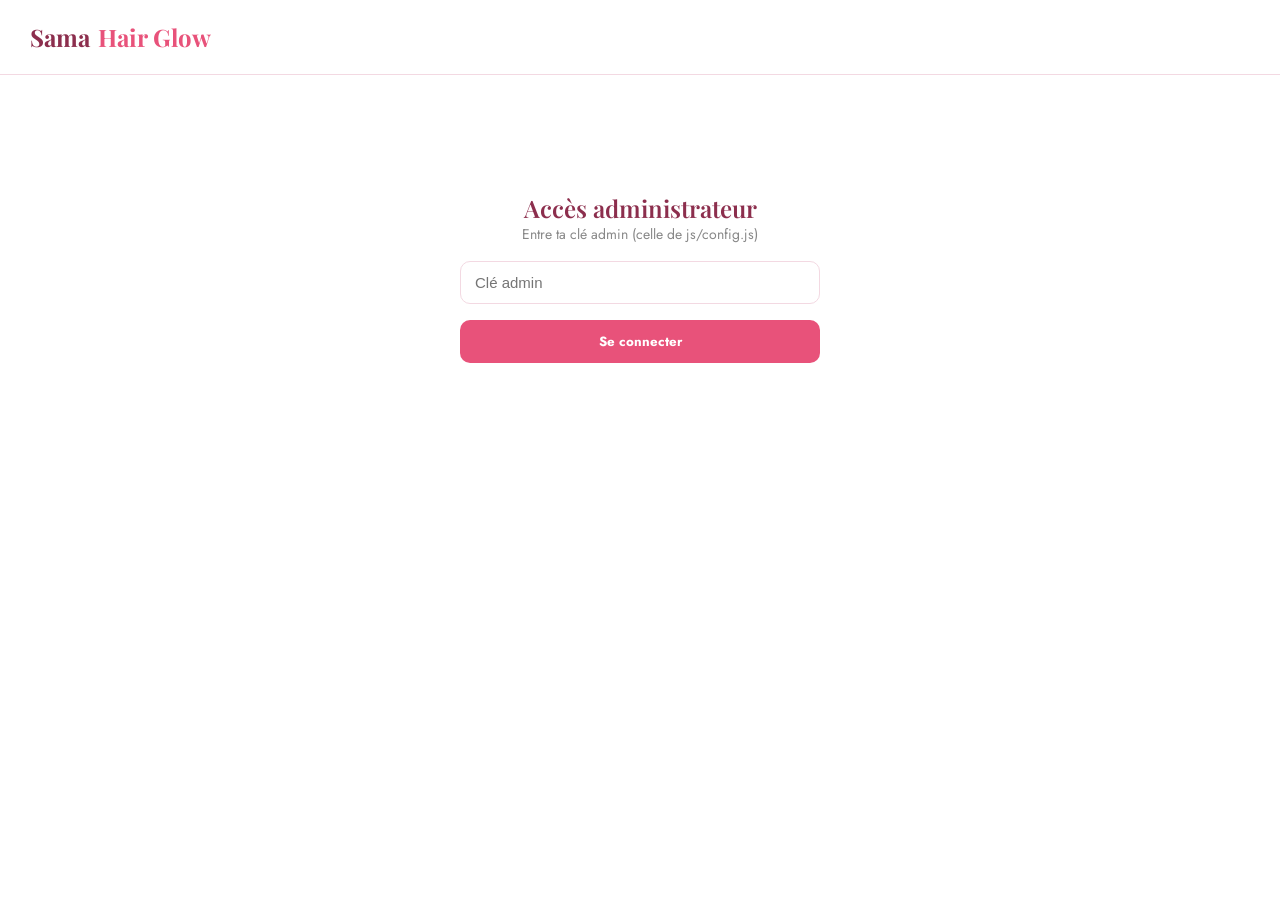
<file: admin.html>
<!DOCTYPE html>
<html lang="fr">
<head>
<meta charset="UTF-8">
<meta name="viewport" content="width=device-width, initial-scale=1.0">
<title>Admin — Commandes — Sama Hair Glow</title>

<style>
  /* ============================================
   SAMA HAIR GLOW — Design system
   Rose & Blanc, élégant, chaleureux
   ============================================ */

@import url('https://fonts.googleapis.com/css2?family=Playfair+Display:ital,wght@0,500;0,600;0,700;1,500&family=Jost:wght@300;400;500;600;700&display=swap');

:root {
  /* Couleurs */
  --rose-primary: #E8527A;
  --rose-primary-dark: #C93F65;
  --rose-deep: #8C2E4D;
  --pink-soft: #FDEEF3;
  --pink-softer: #FFF8FA;
  --white: #FFFFFF;
  --charcoal: #2B1620;
  --charcoal-soft: #6B4A55;
  --gold-glow: #E8B86D;
  --line: #F3D9E2;

  /* Typo */
  --font-display: 'Playfair Display', serif;
  --font-body: 'Jost', sans-serif;

  /* Ombres */
  --shadow-soft: 0 10px 30px rgba(232, 82, 122, 0.12);
  --shadow-card: 0 4px 18px rgba(140, 46, 77, 0.08);

  --radius: 18px;
}

* { margin: 0; padding: 0; box-sizing: border-box; }

html { scroll-behavior: smooth; }

body {
  font-family: var(--font-body);
  color: var(--charcoal);
  background: var(--white);
  line-height: 1.6;
  -webkit-font-smoothing: antialiased;
}

img { max-width: 100%; display: block; }
a { text-decoration: none; color: inherit; }
ul { list-style: none; }
button { font-family: inherit; cursor: pointer; border: none; background: none; }

.container {
  max-width: 1220px;
  margin: 0 auto;
  padding: 0 24px;
}

h1, h2, h3, h4 {
  font-family: var(--font-display);
  color: var(--rose-deep);
  font-weight: 600;
  line-height: 1.15;
}

.eyebrow {
  display: inline-flex;
  align-items: center;
  gap: 8px;
  font-size: 13px;
  letter-spacing: 3px;
  text-transform: uppercase;
  color: var(--rose-primary);
  font-weight: 600;
  margin-bottom: 14px;
}
.eyebrow::before {
  content: "";
  width: 22px;
  height: 1px;
  background: var(--rose-primary);
  display: inline-block;
}

.btn {
  display: inline-flex;
  align-items: center;
  justify-content: center;
  gap: 8px;
  padding: 15px 32px;
  border-radius: 999px;
  font-size: 14px;
  font-weight: 600;
  letter-spacing: 0.5px;
  transition: all 0.25s ease;
}
.btn-primary {
  background: var(--rose-primary);
  color: var(--white);
  box-shadow: var(--shadow-soft);
}
.btn-primary:hover {
  background: var(--rose-primary-dark);
  transform: translateY(-2px);
}
.btn-outline {
  border: 1.5px solid var(--rose-primary);
  color: var(--rose-primary);
  background: var(--white);
}
.btn-outline:hover {
  background: var(--rose-primary);
  color: var(--white);
}
.btn-block { width: 100%; }
.btn:disabled { opacity: 0.5; cursor: not-allowed; }

/* ===== HEADER ===== */
.site-header {
  position: sticky;
  top: 0;
  z-index: 100;
  background: rgba(255,255,255,0.92);
  backdrop-filter: blur(10px);
  border-bottom: 1px solid var(--line);
}
.nav {
  display: flex;
  align-items: center;
  justify-content: space-between;
  padding: 18px 0;
}
.logo {
  font-family: var(--font-display);
  font-size: 24px;
  font-weight: 700;
  color: var(--rose-deep);
  display: flex;
  align-items: center;
  gap: 8px;
}
.logo span { color: var(--rose-primary); }
.nav-links {
  display: flex;
  gap: 36px;
  font-size: 15px;
  font-weight: 500;
}
.nav-links a {
  position: relative;
  color: var(--charcoal);
  transition: color 0.2s;
}
.nav-links a:hover, .nav-links a.active { color: var(--rose-primary); }
.nav-links a.active::after {
  content: "";
  position: absolute;
  bottom: -6px; left: 0;
  width: 100%; height: 2px;
  background: var(--rose-primary);
  border-radius: 2px;
}
.nav-actions {
  display: flex;
  align-items: center;
  gap: 18px;
}
.icon-btn {
  position: relative;
  width: 40px; height: 40px;
  display: flex; align-items: center; justify-content: center;
  border-radius: 50%;
  background: var(--pink-soft);
  color: var(--rose-deep);
  transition: background 0.2s;
}
.icon-btn:hover { background: var(--rose-primary); color: var(--white); }
.cart-count {
  position: absolute;
  top: -4px; right: -4px;
  background: var(--rose-primary);
  color: white;
  font-size: 11px;
  font-weight: 700;
  width: 19px; height: 19px;
  border-radius: 50%;
  display: flex; align-items: center; justify-content: center;
  border: 2px solid white;
}
.burger { display: none; }

/* ===== HERO ===== */
.hero {
  position: relative;
  overflow: hidden;
  background: linear-gradient(180deg, var(--pink-softer) 0%, var(--white) 100%);
  padding: 70px 0 40px;
}
.hero-grid {
  display: grid;
  grid-template-columns: 1fr 1fr;
  align-items: center;
  gap: 40px;
}
.hero h1 {
  font-size: 56px;
  margin-bottom: 20px;
}
.hero h1 em {
  font-style: italic;
  color: var(--rose-primary);
}
.hero p {
  color: var(--charcoal-soft);
  font-size: 17px;
  max-width: 440px;
  margin-bottom: 32px;
}
.hero-actions { display: flex; gap: 16px; }
.hero-visual {
  position: relative;
  display: flex;
  align-items: center;
  justify-content: center;
}
.glow-ring {
  position: absolute;
  width: 460px; height: 460px;
  border-radius: 50%;
  background: radial-gradient(circle, rgba(232,184,109,0.35) 0%, rgba(232,82,122,0.22) 45%, rgba(232,82,122,0) 72%);
  filter: blur(4px);
  z-index: 0;
}
.hero-visual img {
  position: relative;
  z-index: 1;
  width: 380px;
  border-radius: 50%;
  box-shadow: var(--shadow-soft);
  border: 6px solid var(--white);
  object-fit: cover;
}

/* Photo produit rectangulaire (lifestyle) : on garde un cadre élégant
   plutôt qu'un cercle, pour ne pas rogner l'image */
.hero-visual img.hero-photo {
  width: 400px;
  height: 480px;
  border-radius: 28px;
  object-fit: cover;
  border: 8px solid var(--white);
}
.glow-ring {
  width: 480px;
  height: 480px;
}
.hero-badge {
  position: absolute;
  z-index: 2;
  bottom: 18px; left: 6px;
  background: var(--white);
  border-radius: 16px;
  padding: 12px 18px;
  box-shadow: var(--shadow-card);
  display: flex; align-items: center; gap: 10px;
  font-size: 13px;
  font-weight: 600;
}
.hero-badge .dot {
  width: 34px; height: 34px;
  border-radius: 50%;
  background: var(--pink-soft);
  display: flex; align-items: center; justify-content: center;
  font-size: 16px;
}

/* ===== CATEGORY STRIP ===== */
.cat-strip {
  padding: 70px 0 20px;
  text-align: center;
}
.cat-strip .eyebrow { justify-content: center; }
.cat-strip h2 { font-size: 38px; margin-bottom: 48px; }
.cat-grid {
  display: grid;
  grid-template-columns: repeat(4, 1fr);
  gap: 24px;
}
.cat-card {
  background: var(--pink-softer);
  border: 1px solid var(--line);
  border-radius: var(--radius);
  padding: 30px 18px;
  transition: transform 0.25s ease, box-shadow 0.25s ease;
}
.cat-card:hover {
  transform: translateY(-6px);
  box-shadow: var(--shadow-soft);
}
.cat-card img {
  width: 92px; height: 92px;
  object-fit: cover;
  border-radius: 50%;
  margin: 0 auto 16px;
  border: 4px solid var(--white);
  box-shadow: var(--shadow-card);
}
.cat-card h4 { font-size: 16px; color: var(--charcoal); font-weight: 600; }

/* ===== PROMO BANNERS ===== */
.promo-section {
  padding: 80px 0;
}
.promo-grid {
  display: grid;
  grid-template-columns: 1fr 1fr;
  gap: 24px;
}
.promo-card {
  border-radius: var(--radius);
  padding: 44px;
  min-height: 260px;
  display: flex;
  flex-direction: column;
  justify-content: center;
  position: relative;
  overflow: hidden;
}
.promo-card.rose {
  background: linear-gradient(135deg, var(--rose-deep), var(--rose-primary));
  color: var(--white);
}
.promo-card.rose h3, .promo-card.rose .eyebrow { color: var(--white); }
.promo-card.rose .eyebrow::before { background: var(--white); }
.promo-card.light {
  background: var(--pink-soft);
  color: var(--charcoal);
}
.promo-card h3 { font-size: 30px; margin-bottom: 12px; }
.promo-card p { opacity: 0.85; margin-bottom: 22px; max-width: 280px; }

/* ===== PRODUCTS GRID ===== */
.section {
  padding: 70px 0;
}
.section-head {
  display: flex;
  align-items: flex-end;
  justify-content: space-between;
  margin-bottom: 40px;
}
.section-head h2 { font-size: 34px; }

.filters {
  display: flex;
  gap: 10px;
  margin-bottom: 36px;
  flex-wrap: wrap;
}
.filter-chip {
  padding: 9px 20px;
  border-radius: 999px;
  border: 1.5px solid var(--line);
  font-size: 13px;
  font-weight: 600;
  color: var(--charcoal-soft);
  transition: all 0.2s;
}
.filter-chip.active, .filter-chip:hover {
  background: var(--rose-primary);
  border-color: var(--rose-primary);
  color: white;
}

.products-grid {
  display: grid;
  grid-template-columns: repeat(4, 1fr);
  gap: 26px;
}
.product-card {
  background: var(--white);
  border: 1px solid var(--line);
  border-radius: var(--radius);
  overflow: hidden;
  transition: transform 0.25s ease, box-shadow 0.25s ease;
  display: flex;
  flex-direction: column;
}
.product-card:hover {
  transform: translateY(-6px);
  box-shadow: var(--shadow-soft);
}
.product-thumb {
  position: relative;
  aspect-ratio: 1/1;
  background: var(--pink-softer);
  overflow: hidden;
}
.product-thumb img {
  width: 100%; height: 100%;
  object-fit: cover;
}
.product-tag {
  position: absolute;
  top: 12px; left: 12px;
  background: var(--rose-primary);
  color: white;
  font-size: 11px;
  font-weight: 700;
  padding: 5px 12px;
  border-radius: 999px;
  letter-spacing: 0.5px;
}
.quick-add {
  position: absolute;
  bottom: 12px; right: 12px;
  width: 40px; height: 40px;
  border-radius: 50%;
  background: white;
  color: var(--rose-primary);
  display: flex; align-items: center; justify-content: center;
  font-size: 19px;
  box-shadow: var(--shadow-card);
  opacity: 0;
  transform: translateY(8px);
  transition: all 0.25s ease;
}
.product-card:hover .quick-add { opacity: 1; transform: translateY(0); }
.product-info { padding: 18px 18px 20px; flex: 1; display: flex; flex-direction: column; }
.product-cat { font-size: 12px; color: var(--rose-primary); font-weight: 600; text-transform: uppercase; letter-spacing: 0.5px; margin-bottom: 6px; }
.product-info h4 { font-size: 16px; color: var(--charcoal); font-weight: 600; margin-bottom: 8px; }
.product-price { margin-top: auto; display: flex; align-items: baseline; gap: 8px; font-family: var(--font-display); }
.product-price .now { font-size: 19px; font-weight: 700; color: var(--rose-deep); }
.product-price .old { font-size: 13px; color: var(--charcoal-soft); text-decoration: line-through; }

/* ===== CTA BANNER ===== */
.cta-banner {
  background: linear-gradient(135deg, var(--rose-deep), var(--rose-primary));
  border-radius: 28px;
  padding: 60px;
  display: flex;
  align-items: center;
  justify-content: space-between;
  color: white;
  margin: 0 24px;
}
.cta-banner h3 { color: white; font-size: 30px; max-width: 460px; }
.cta-banner .btn-primary { background: white; color: var(--rose-deep); }

/* ===== FOOTER ===== */
.site-footer {
  background: var(--charcoal);
  color: #F0DCE3;
  padding: 60px 0 24px;
  margin-top: 90px;
}
.footer-grid {
  display: grid;
  grid-template-columns: 1.4fr 1fr 1fr 1.2fr;
  gap: 40px;
  padding-bottom: 40px;
  border-bottom: 1px solid rgba(255,255,255,0.1);
}
.footer-grid h5 { color: white; font-family: var(--font-display); font-size: 16px; margin-bottom: 18px; }
.footer-grid p { color: #C9A6B2; font-size: 14px; }
.footer-grid ul li { margin-bottom: 10px; }
.footer-grid ul li a { color: #C9A6B2; font-size: 14px; transition: color 0.2s; }
.footer-grid ul li a:hover { color: var(--gold-glow); }
.footer-bottom {
  padding-top: 22px;
  text-align: center;
  font-size: 13px;
  color: #A8899190;
}
.footer-logo { font-family: var(--font-display); font-size: 22px; color: white; margin-bottom: 14px; }

/* ===== BREADCRUMB / PAGE HEADER ===== */
.page-header {
  background: var(--pink-soft);
  padding: 50px 0;
  text-align: center;
}
.page-header h1 { font-size: 40px; }
.page-header .crumb { color: var(--charcoal-soft); font-size: 14px; margin-top: 10px; }
.page-header .crumb a { color: var(--rose-primary); font-weight: 600; }

/* ===== CART / CHECKOUT ===== */
.cart-layout {
  display: grid;
  grid-template-columns: 1.6fr 1fr;
  gap: 40px;
  align-items: start;
}
.cart-table { width: 100%; border-collapse: collapse; }
.cart-table th {
  text-align: left;
  font-size: 12px;
  text-transform: uppercase;
  letter-spacing: 0.5px;
  color: var(--charcoal-soft);
  padding-bottom: 16px;
  border-bottom: 1px solid var(--line);
}
.cart-item td {
  padding: 20px 0;
  border-bottom: 1px solid var(--line);
  vertical-align: middle;
}
.cart-item-info { display: flex; align-items: center; gap: 16px; }
.cart-item-info img { width: 72px; height: 72px; border-radius: 12px; object-fit: cover; }
.cart-item-info h4 { font-size: 15px; margin-bottom: 4px; color: var(--charcoal); font-weight: 600; }
.cart-item-info span { font-size: 13px; color: var(--charcoal-soft); }
.qty-control {
  display: inline-flex;
  align-items: center;
  border: 1.5px solid var(--line);
  border-radius: 999px;
  overflow: hidden;
}
.qty-control button {
  width: 32px; height: 32px;
  font-size: 16px;
  color: var(--rose-primary);
  font-weight: 700;
}
.qty-control span { width: 30px; text-align: center; font-weight: 600; font-size: 14px; }
.remove-btn { color: #C24B6B; font-size: 13px; font-weight: 600; margin-top: 6px; display: inline-block; }
.cart-price { font-weight: 700; color: var(--rose-deep); font-family: var(--font-display); }

.summary-card {
  background: var(--pink-softer);
  border: 1px solid var(--line);
  border-radius: var(--radius);
  padding: 30px;
  position: sticky;
  top: 100px;
}
.summary-card h3 { font-size: 20px; margin-bottom: 22px; }
.summary-row {
  display: flex;
  justify-content: space-between;
  font-size: 14px;
  color: var(--charcoal-soft);
  margin-bottom: 14px;
}
.summary-row.total {
  font-size: 18px;
  font-weight: 700;
  color: var(--rose-deep);
  font-family: var(--font-display);
  border-top: 1px solid var(--line);
  padding-top: 16px;
  margin-top: 8px;
}
.empty-cart {
  text-align: center;
  padding: 80px 20px;
  color: var(--charcoal-soft);
}
.empty-cart .icon { font-size: 54px; margin-bottom: 20px; }

/* Payment methods */
.pay-methods { display: flex; flex-direction: column; gap: 12px; margin: 20px 0; }
.pay-method {
  display: flex;
  align-items: center;
  gap: 14px;
  padding: 16px;
  border: 2px solid var(--line);
  border-radius: 14px;
  cursor: pointer;
  transition: all 0.2s;
}
.pay-method.selected {
  border-color: var(--rose-primary);
  background: var(--pink-soft);
}
.pay-method img { width: 44px; height: 44px; border-radius: 10px; object-fit: cover; }
.pay-method .name { font-weight: 700; font-size: 15px; }
.pay-method .desc { font-size: 12px; color: var(--charcoal-soft); }
.pay-method input { accent-color: var(--rose-primary); width: 18px; height: 18px; margin-left: auto; }

.form-field { margin-bottom: 18px; }
.form-field label { display: block; font-size: 13px; font-weight: 600; margin-bottom: 8px; color: var(--charcoal); }
.form-field input, .form-field select {
  width: 100%;
  padding: 13px 16px;
  border: 1.5px solid var(--line);
  border-radius: 10px;
  font-family: inherit;
  font-size: 14px;
  background: var(--white);
}
.form-field input:focus, .form-field select:focus {
  outline: none;
  border-color: var(--rose-primary);
}
.form-row { display: grid; grid-template-columns: 1fr 1fr; gap: 16px; }

.toast {
  position: fixed;
  bottom: 30px; right: 30px;
  background: var(--charcoal);
  color: white;
  padding: 16px 24px;
  border-radius: 12px;
  font-size: 14px;
  font-weight: 600;
  box-shadow: 0 10px 30px rgba(0,0,0,0.2);
  z-index: 999;
  display: flex; align-items: center; gap: 10px;
  transform: translateY(120%);
  opacity: 0;
  transition: all 0.35s cubic-bezier(.2,1,.3,1);
}
.toast.show { transform: translateY(0); opacity: 1; }

/* ===== RESPONSIVE ===== */
@media (max-width: 980px) {
  .hero-grid { grid-template-columns: 1fr; text-align: center; }
  .hero p { margin-left: auto; margin-right: auto; }
  .hero-actions { justify-content: center; }
  .cat-grid, .products-grid { grid-template-columns: repeat(2, 1fr); }
  .promo-grid { grid-template-columns: 1fr; }
  .footer-grid { grid-template-columns: 1fr 1fr; }
  .cart-layout { grid-template-columns: 1fr; }
  .cta-banner { flex-direction: column; gap: 24px; text-align: center; padding: 40px 28px; }
}
@media (max-width: 640px) {
  .nav-links { display: none; }
  .hero h1 { font-size: 36px; }
  .hero-visual img.hero-photo { width: 280px; height: 340px; }
  .glow-ring { width: 320px; height: 320px; }
  .cat-grid, .products-grid { grid-template-columns: repeat(2, 1fr); gap: 14px; }
  .footer-grid { grid-template-columns: 1fr; }
  .form-row { grid-template-columns: 1fr; }
}

  * { box-sizing: border-box; }
  .admin-wrap { max-width: 900px; margin: 0 auto; padding: 40px 16px; }
  .login-box { max-width: 360px; margin: 80px auto; text-align: center; }
  .login-box input { width: 100%; padding: 12px 14px; border-radius: 10px; border: 1px solid var(--line); margin: 16px 0; font-size: 15px; }
  .login-box button { width: 100%; padding: 12px; border: none; border-radius: 10px; background: var(--rose-primary); color: white; font-weight: 700; cursor: pointer; }
  .order-card { background: var(--white); border: 1px solid var(--line); border-radius: var(--radius); padding: 18px 20px; margin-bottom: 14px; }
  .order-head { display:flex; justify-content:space-between; align-items:center; flex-wrap:wrap; gap:8px; margin-bottom:10px; }
  .order-id { font-weight:700; }
  .badge { font-size:12px; padding:4px 10px; border-radius:20px; font-weight:600; }
  .badge.nouvelle { background:#fff3cd; color:#856404; }
  .badge.en_preparation { background:#dbe9ff; color:#1d4ed8; }
  .badge.recuperee { background:#d4edda; color:#155724; }
  .badge.annulee { background:#f8d7da; color:#721c24; }
  .order-info { font-size:14px; color:#555; margin-bottom:4px; }
  .order-actions { margin-top:12px; display:flex; gap:8px; flex-wrap:wrap; }
  .order-actions button { padding:8px 14px; border-radius:8px; border:none; font-size:13px; font-weight:600; cursor:pointer; }
  .btn-valider { background:#2e7d32; color:white; }
  .btn-rejeter { background:#c62828; color:white; }
  .btn-refresh { background:var(--rose-primary); color:white; margin-bottom:20px; }
  .empty { text-align:center; color:#999; padding:60px 20px; }
  .filters { display:flex; gap:8px; margin-bottom:20px; flex-wrap:wrap; }
  .filters button { padding:8px 16px; border-radius:20px; border:1px solid var(--line); background:white; cursor:pointer; font-size:13px; }
  .filters button.active { background:var(--rose-primary); color:white; border-color:var(--rose-primary); }
</style>
</head>
<body>

<header class="site-header">
  <div class="container nav">
    <a href="index.html" class="logo">Sama <span>Hair Glow</span></a>
  </div>
</header>

<div class="admin-wrap" id="root"></div>

<script>
  // ============================================
// SAMA HAIR GLOW — Configuration boutique
// ⚠️ À REMPLIR avec tes vraies informations avant la mise en ligne.
// ============================================

const MERCHANT = {
  nom: "Sama Hair Glow",
  whatsapp: "221776714085", // ← ton numéro WhatsApp, format international sans "+" ni espaces
  adminKey: "sama2026"      // ← change ce mot de passe avant la mise en ligne (accès à admin.html)
};

</script>

<script>
 // ============================================
// SAMA HAIR GLOW — Gestion des commandes (sans backend)
// Les commandes sont enregistrées dans le navigateur (localStorage).
// Le total est toujours recalculé à partir du catalogue PRODUCTS,
// jamais pris tel quel depuis le formulaire.
// Pas de paiement en ligne, pas de livraison : la commande est envoyée
// par WhatsApp à la boutique, qui la prépare pour un retrait sur place.
// ============================================

const ORDERS_KEY = "samahairglow_commandes";

function genererIdCommande() {
  return "CMD-" + Date.now().toString(36).toUpperCase() + "-" + Math.random().toString(16).slice(2, 6).toUpperCase();
}

function getOrders() {
  try {
    return JSON.parse(localStorage.getItem(ORDERS_KEY)) || [];
  } catch (e) {
    return [];
  }
}

function saveOrders(orders) {
  localStorage.setItem(ORDERS_KEY, JSON.stringify(orders));
}

function getOrderById(id) {
  return getOrders().find(o => o.id === id) || null;
}

// Crée une commande : valide les champs et recalcule le total
// à partir des prix réels du catalogue (PRODUCTS), pas depuis le panier envoyé.
function createLocalOrder({ client, items }) {
  if (!client || !client.nom || !client.telephone) {
    throw new Error("Informations client incomplètes");
  }
  if (!Array.isArray(items) || items.length === 0) {
    throw new Error("Le panier est vide");
  }
  const telRegex = /^[0-9+ ]{8,15}$/;
  if (!telRegex.test(client.telephone)) {
    throw new Error("Numéro de téléphone invalide");
  }

  let sousTotal = 0;
  const lignesVerifiees = [];
  for (const item of items) {
    const produit = PRODUCTS.find(p => p.id === item.id);
    if (!produit) throw new Error(`Produit inconnu : ${item.id}`);
    const quantite = Math.max(1, parseInt(item.qty, 10) || 1);
    sousTotal += produit.prix * quantite;
    lignesVerifiees.push({ id: produit.id, nom: produit.nom, prix: produit.prix, qty: quantite });
  }

  const total = sousTotal;
  const order = {
    id: genererIdCommande(),
    client_nom: client.nom,
    client_telephone: client.telephone,
    client_adresse: client.adresse || null,
    client_ville: client.ville || null,
    client_email: client.email || null,
    items: lignesVerifiees,
    sous_total: sousTotal,
    total,
    // Statut de la commande (préparation/retrait), plus de paiement en ligne :
    // "nouvelle" -> "en_preparation" -> "recuperee" (ou "annulee")
    statut: "nouvelle",
    created_at: new Date().toISOString()
  };

  const orders = getOrders();
  orders.push(order);
  saveOrders(orders);

  return order;
}

function updateOrderStatus(id, statut) {
  const orders = getOrders();
  const order = orders.find(o => o.id === id);
  if (order) {
    order.statut = statut;
    saveOrders(orders);
  }
  return order || null;
}

// Construit le message WhatsApp listant la commande, pour que la
// cliente l'envoie à la boutique et que la boutique puisse la préparer
// en vue du retrait en magasin.
function construireMessageWhatsApp(order) {
  const formatPrixLocal = n => Number(n).toLocaleString("fr-FR") + " FCFA";
  const lignes = order.items
    .map(i => `• ${i.nom} × ${i.qty} — ${formatPrixLocal(i.prix * i.qty)}`)
    .join("\n");

  return (
    `🛍️ Nouvelle commande ${order.id}\n\n` +
    `${lignes}\n\n` +
    `Total : ${formatPrixLocal(order.total)}\n\n` +
    `👤 Client : ${order.client_nom}\n` +
    `📞 Téléphone : ${order.client_telephone}` +
    (order.client_adresse ? `\n📍 Quartier : ${order.client_adresse}${order.client_ville ? ", " + order.client_ville : ""}` : "") +
    (order.client_email ? `\n✉️ Email : ${order.client_email}` : "") +
    `\n\nc:` + order.client_livraison
  );
}

</script>

<script>
  let adminKey = sessionStorage.getItem("sama_admin_key") || "";
  let filtreActuel = "nouvelle";

  function formatPrix(n) { return Number(n).toLocaleString("fr-FR") + " FCFA"; }
  function formatDate(d) { return new Date(d).toLocaleString("fr-FR"); }

  function renderLogin(erreur) {
    document.getElementById("root").innerHTML = `
      <div class="login-box">
        <h2>Accès administrateur</h2>
        <p style="color:#888;font-size:14px;">Entre ta clé admin (celle de js/config.js)</p>
        <input type="password" id="key-input" placeholder="Clé admin">
        ${erreur ? '<p style="color:#c62828;font-size:13px;">Clé incorrecte.</p>' : ''}
        <button id="login-btn">Se connecter</button>
      </div>
    `;
    document.getElementById("login-btn").addEventListener("click", () => {
      adminKey = document.getElementById("key-input").value.trim();
      const ok = chargerCommandes();
      if (ok) sessionStorage.setItem("sama_admin_key", adminKey);
    });
  }

  // Le site n'ayant plus de serveur central, les commandes sont lues
  // directement depuis le stockage local du navigateur (voir js/orders.js).
  // ⚠️ Cela veut dire que ce tableau de bord n'affiche que les commandes
  // passées sur CET appareil/navigateur. Les commandes des clientes sont
  // aussi envoyées par WhatsApp au moment de la validation (voir checkout.html),
  // pour que la boutique puisse les préparer même sans ouvrir cette page.
  function chargerCommandes() {
    if (adminKey !== MERCHANT.adminKey) {
      renderLogin(!!adminKey);
      return false;
    }
    const commandes = getOrders().slice().reverse();
    renderCommandes(commandes);
    return true;
  }

  function renderCommandes(commandes) {
    const filtres = [
      { id: "nouvelle", label: "Nouvelles" },
      { id: "en_preparation", label: "En préparation" },
      { id: "recuperee", label: "Récupérées" },
      { id: "annulee", label: "Annulées" },
      { id: "tout", label: "Toutes" }
    ];

    const filtered = filtreActuel === "tout"
      ? commandes
      : commandes.filter(c => c.statut === filtreActuel);

    document.getElementById("root").innerHTML = `
      <button class="btn-refresh" id="refresh-btn">🔄 Actualiser</button>
      <div class="filters">
        ${filtres.map(f => `<button data-filtre="${f.id}" class="${filtreActuel === f.id ? 'active' : ''}">${f.label} (${f.id === 'tout' ? commandes.length : commandes.filter(c => c.statut === f.id).length})</button>`).join("")}
      </div>
      <div id="list">
        ${filtered.length === 0 ? '<div class="empty">Aucune commande ici.</div>' : filtered.map(c => renderCommande(c)).join("")}
      </div>
    `;

    document.getElementById("refresh-btn").addEventListener("click", chargerCommandes);
    document.querySelectorAll("[data-filtre]").forEach(btn => {
      btn.addEventListener("click", () => {
        filtreActuel = btn.dataset.filtre;
        renderCommandes(commandes);
      });
    });
    document.querySelectorAll("[data-action]").forEach(btn => {
      btn.addEventListener("click", () => majStatut(btn.dataset.id, btn.dataset.action));
    });
  }

  function renderCommande(c) {
    const listeArticles = (c.items || []).map(i => `${i.nom} × ${i.qty}`).join(", ");
    return `
      <div class="order-card">
        <div class="order-head">
          <span class="order-id">${c.id}</span>
          <span class="badge ${c.statut}">${c.statut.replace("_", " ")}</span>
        </div>
        <div class="order-info">👤 ${c.client_nom} — 📞 ${c.client_telephone}</div>
        <div class="order-info">📍 ${c.client_adresse}${c.client_ville ? ", " + c.client_ville : ""}</div>
        <div class="order-info">🛍️ ${listeArticles} — <b>${formatPrix(c.total)}</b></div>
        <div class="order-info" style="color:#aaa;font-size:12px;">${formatDate(c.created_at)}</div>
        ${c.statut === "nouvelle" ? `
          <div class="order-actions">
            <button class="btn-valider" data-action="en_preparation" data-id="${c.id}">🧵 Marquer en préparation</button>
            <button class="btn-rejeter" data-action="annulee" data-id="${c.id}">❌ Annuler</button>
          </div>
        ` : ""}
        ${c.statut === "en_preparation" ? `
          <div class="order-actions">
            <button class="btn-valider" data-action="recuperee" data-id="${c.id}">✅ Marquer comme récupérée</button>
          </div>
        ` : ""}
      </div>
    `;
  }

  function majStatut(id, statut) {
    updateOrderStatus(id, statut);
    chargerCommandes();
  }

  if (adminKey) {
    chargerCommandes();
  } else {
    renderLogin(false);
  }
</script>
</body>
</html>
</file>
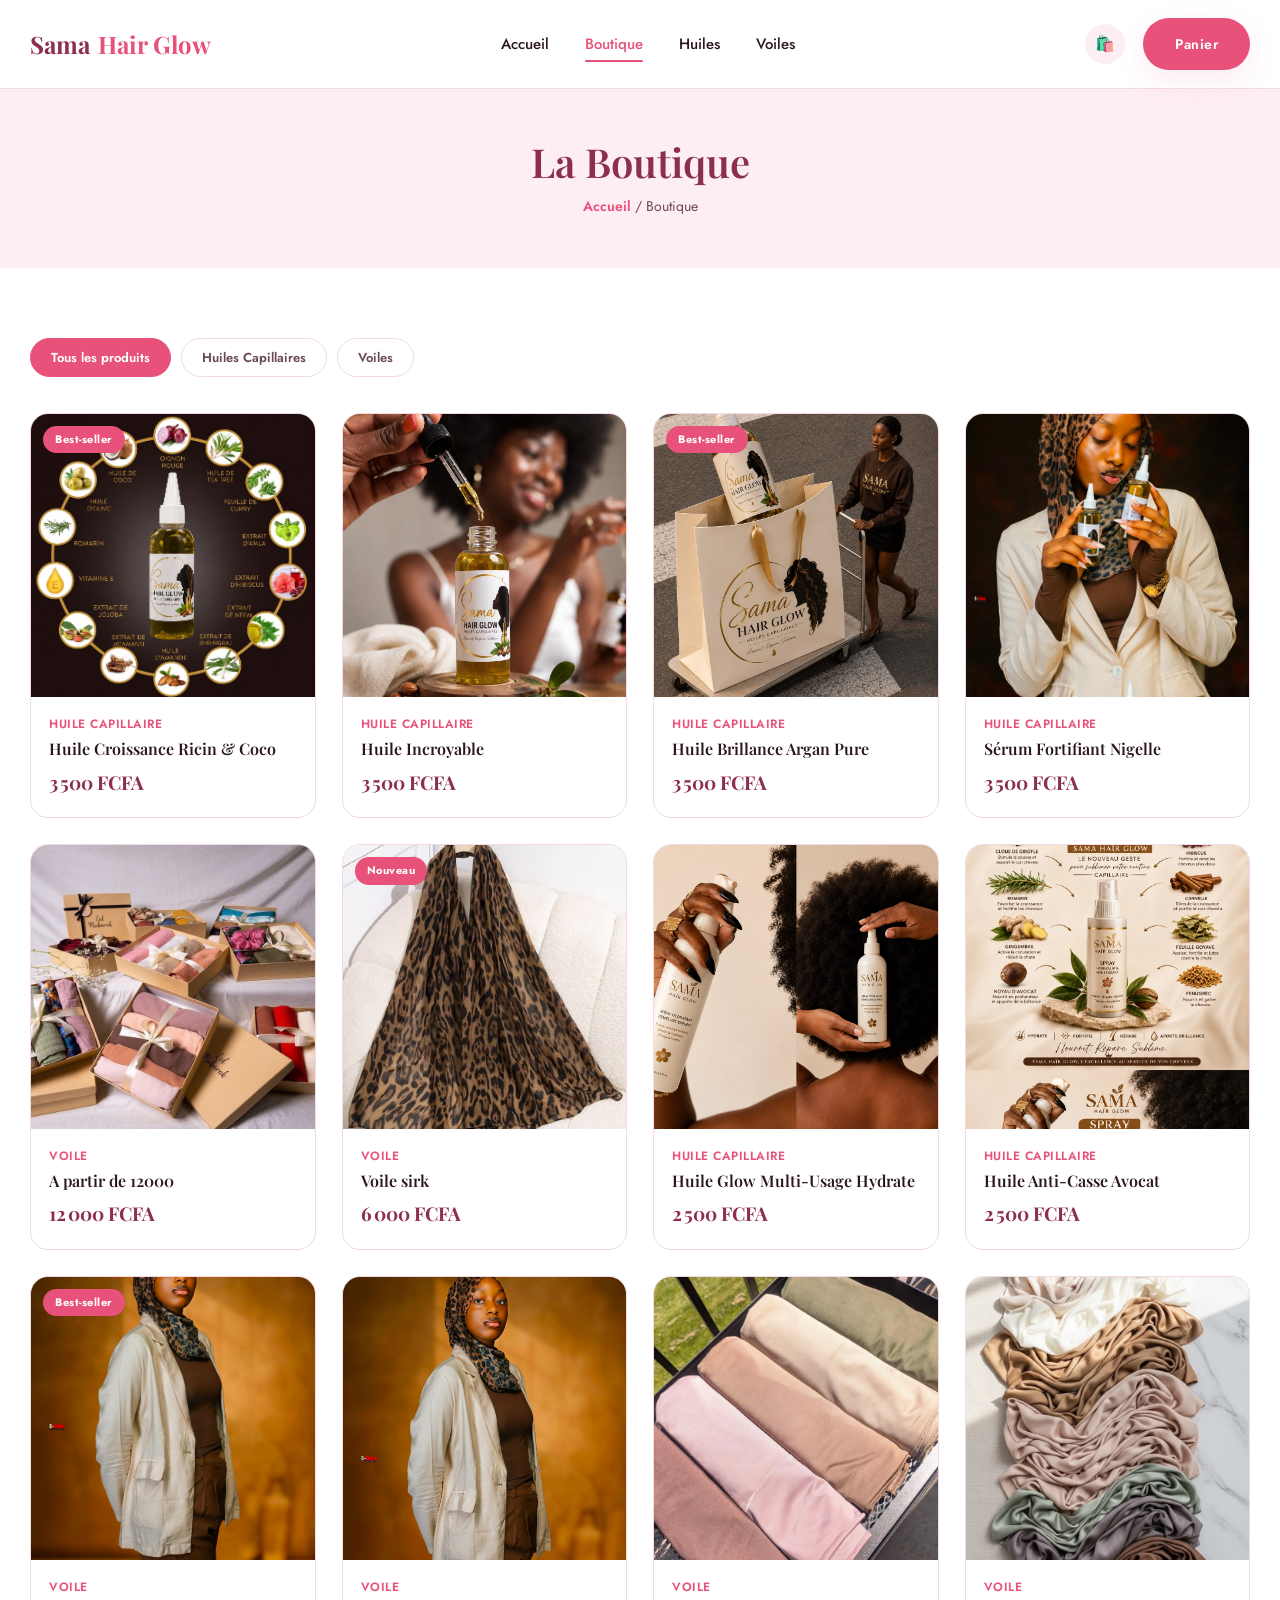
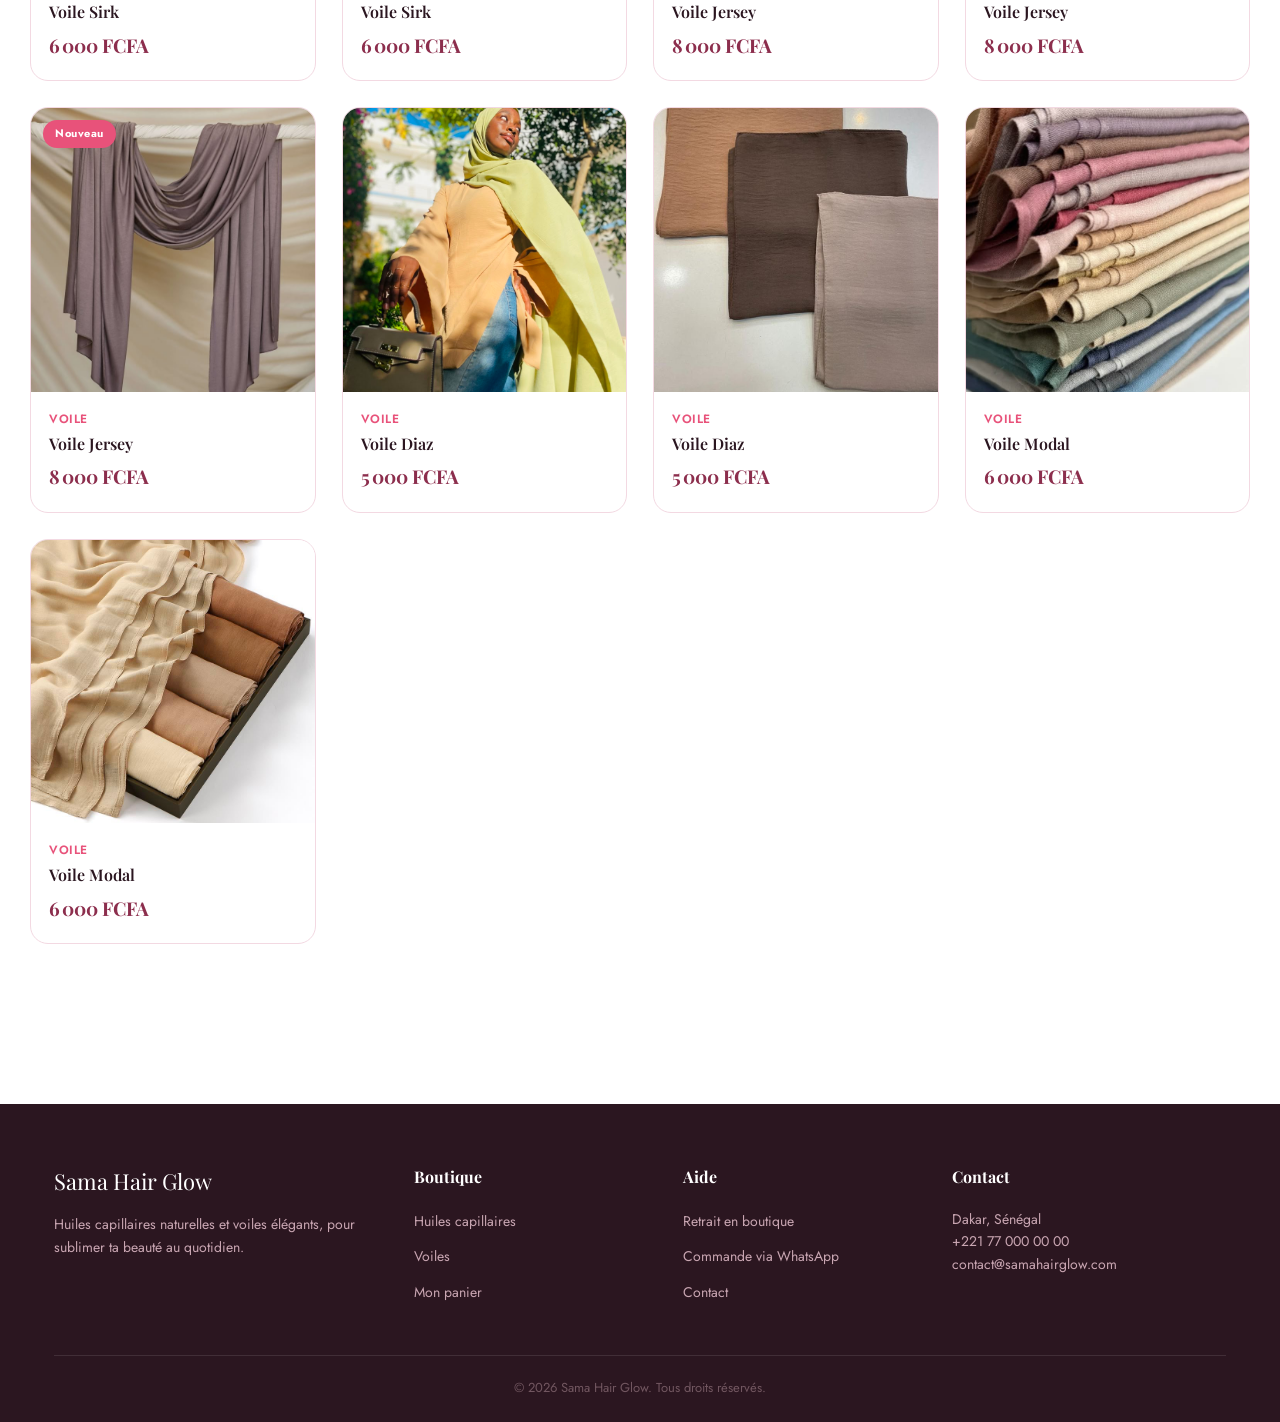
<file: boutique.html>
<!DOCTYPE html>
<html lang="fr">
<head>
<meta charset="UTF-8">
<meta name="viewport" content="width=device-width, initial-scale=1.0">
<title>Boutique — Sama Hair Glow</title>

</head>
<body>
  <style>
    /* ============================================
   SAMA HAIR GLOW — Design system
   Rose & Blanc, élégant, chaleureux
   ============================================ */

@import url('https://fonts.googleapis.com/css2?family=Playfair+Display:ital,wght@0,500;0,600;0,700;1,500&family=Jost:wght@300;400;500;600;700&display=swap');

:root {
  /* Couleurs */
  --rose-primary: #E8527A;
  --rose-primary-dark: #C93F65;
  --rose-deep: #8C2E4D;
  --pink-soft: #FDEEF3;
  --pink-softer: #FFF8FA;
  --white: #FFFFFF;
  --charcoal: #2B1620;
  --charcoal-soft: #6B4A55;
  --gold-glow: #E8B86D;
  --line: #F3D9E2;

  /* Typo */
  --font-display: 'Playfair Display', serif;
  --font-body: 'Jost', sans-serif;

  /* Ombres */
  --shadow-soft: 0 10px 30px rgba(232, 82, 122, 0.12);
  --shadow-card: 0 4px 18px rgba(140, 46, 77, 0.08);

  --radius: 18px;
}

* { margin: 0; padding: 0; box-sizing: border-box; }

html { scroll-behavior: smooth; }

body {
  font-family: var(--font-body);
  color: var(--charcoal);
  background: var(--white);
  line-height: 1.6;
  -webkit-font-smoothing: antialiased;
}

img { max-width: 100%; display: block; }
a { text-decoration: none; color: inherit; }
ul { list-style: none; }
button { font-family: inherit; cursor: pointer; border: none; background: none; }

.container {
  max-width: 1220px;
  margin: 0 auto;
  padding: 0 24px;
}

h1, h2, h3, h4 {
  font-family: var(--font-display);
  color: var(--rose-deep);
  font-weight: 600;
  line-height: 1.15;
}

.eyebrow {
  display: inline-flex;
  align-items: center;
  gap: 8px;
  font-size: 13px;
  letter-spacing: 3px;
  text-transform: uppercase;
  color: var(--rose-primary);
  font-weight: 600;
  margin-bottom: 14px;
}
.eyebrow::before {
  content: "";
  width: 22px;
  height: 1px;
  background: var(--rose-primary);
  display: inline-block;
}

.btn {
  display: inline-flex;
  align-items: center;
  justify-content: center;
  gap: 8px;
  padding: 15px 32px;
  border-radius: 999px;
  font-size: 14px;
  font-weight: 600;
  letter-spacing: 0.5px;
  transition: all 0.25s ease;
}
.btn-primary {
  background: var(--rose-primary);
  color: var(--white);
  box-shadow: var(--shadow-soft);
}
.btn-primary:hover {
  background: var(--rose-primary-dark);
  transform: translateY(-2px);
}
.btn-outline {
  border: 1.5px solid var(--rose-primary);
  color: var(--rose-primary);
  background: var(--white);
}
.btn-outline:hover {
  background: var(--rose-primary);
  color: var(--white);
}
.btn-block { width: 100%; }
.btn:disabled { opacity: 0.5; cursor: not-allowed; }

/* ===== HEADER ===== */
.site-header {
  position: sticky;
  top: 0;
  z-index: 100;
  background: rgba(255,255,255,0.92);
  backdrop-filter: blur(10px);
  border-bottom: 1px solid var(--line);
}
.nav {
  display: flex;
  align-items: center;
  justify-content: space-between;
  padding: 18px 0;
}
.logo {
  font-family: var(--font-display);
  font-size: 24px;
  font-weight: 700;
  color: var(--rose-deep);
  display: flex;
  align-items: center;
  gap: 8px;
}
.logo span { color: var(--rose-primary); }
.nav-links {
  display: flex;
  gap: 36px;
  font-size: 15px;
  font-weight: 500;
}
.nav-links a {
  position: relative;
  color: var(--charcoal);
  transition: color 0.2s;
}
.nav-links a:hover, .nav-links a.active { color: var(--rose-primary); }
.nav-links a.active::after {
  content: "";
  position: absolute;
  bottom: -6px; left: 0;
  width: 100%; height: 2px;
  background: var(--rose-primary);
  border-radius: 2px;
}
.nav-actions {
  display: flex;
  align-items: center;
  gap: 18px;
}
.icon-btn {
  position: relative;
  width: 40px; height: 40px;
  display: flex; align-items: center; justify-content: center;
  border-radius: 50%;
  background: var(--pink-soft);
  color: var(--rose-deep);
  transition: background 0.2s;
}
.icon-btn:hover { background: var(--rose-primary); color: var(--white); }
.cart-count {
  position: absolute;
  top: -4px; right: -4px;
  background: var(--rose-primary);
  color: white;
  font-size: 11px;
  font-weight: 700;
  width: 19px; height: 19px;
  border-radius: 50%;
  display: flex; align-items: center; justify-content: center;
  border: 2px solid white;
}
.burger { display: none; }

/* ===== HERO ===== */
.hero {
  position: relative;
  overflow: hidden;
  background: linear-gradient(180deg, var(--pink-softer) 0%, var(--white) 100%);
  padding: 70px 0 40px;
}
.hero-grid {
  display: grid;
  grid-template-columns: 1fr 1fr;
  align-items: center;
  gap: 40px;
}
.hero h1 {
  font-size: 56px;
  margin-bottom: 20px;
}
.hero h1 em {
  font-style: italic;
  color: var(--rose-primary);
}
.hero p {
  color: var(--charcoal-soft);
  font-size: 17px;
  max-width: 440px;
  margin-bottom: 32px;
}
.hero-actions { display: flex; gap: 16px; }
.hero-visual {
  position: relative;
  display: flex;
  align-items: center;
  justify-content: center;
}
.glow-ring {
  position: absolute;
  width: 460px; height: 460px;
  border-radius: 50%;
  background: radial-gradient(circle, rgba(232,184,109,0.35) 0%, rgba(232,82,122,0.22) 45%, rgba(232,82,122,0) 72%);
  filter: blur(4px);
  z-index: 0;
}
.hero-visual img {
  position: relative;
  z-index: 1;
  width: 380px;
  border-radius: 50%;
  box-shadow: var(--shadow-soft);
  border: 6px solid var(--white);
  object-fit: cover;
}

/* Photo produit rectangulaire (lifestyle) : on garde un cadre élégant
   plutôt qu'un cercle, pour ne pas rogner l'image */
.hero-visual img.hero-photo {
  width: 400px;
  height: 480px;
  border-radius: 28px;
  object-fit: cover;
  border: 8px solid var(--white);
}
.glow-ring {
  width: 480px;
  height: 480px;
}
.hero-badge {
  position: absolute;
  z-index: 2;
  bottom: 18px; left: 6px;
  background: var(--white);
  border-radius: 16px;
  padding: 12px 18px;
  box-shadow: var(--shadow-card);
  display: flex; align-items: center; gap: 10px;
  font-size: 13px;
  font-weight: 600;
}
.hero-badge .dot {
  width: 34px; height: 34px;
  border-radius: 50%;
  background: var(--pink-soft);
  display: flex; align-items: center; justify-content: center;
  font-size: 16px;
}

/* ===== CATEGORY STRIP ===== */
.cat-strip {
  padding: 70px 0 20px;
  text-align: center;
}
.cat-strip .eyebrow { justify-content: center; }
.cat-strip h2 { font-size: 38px; margin-bottom: 48px; }
.cat-grid {
  display: grid;
  grid-template-columns: repeat(4, 1fr);
  gap: 24px;
}
.cat-card {
  background: var(--pink-softer);
  border: 1px solid var(--line);
  border-radius: var(--radius);
  padding: 30px 18px;
  transition: transform 0.25s ease, box-shadow 0.25s ease;
}
.cat-card:hover {
  transform: translateY(-6px);
  box-shadow: var(--shadow-soft);
}
.cat-card img {
  width: 92px; height: 92px;
  object-fit: cover;
  border-radius: 50%;
  margin: 0 auto 16px;
  border: 4px solid var(--white);
  box-shadow: var(--shadow-card);
}
.cat-card h4 { font-size: 16px; color: var(--charcoal); font-weight: 600; }

/* ===== PROMO BANNERS ===== */
.promo-section {
  padding: 80px 0;
}
.promo-grid {
  display: grid;
  grid-template-columns: 1fr 1fr;
  gap: 24px;
}
.promo-card {
  border-radius: var(--radius);
  padding: 44px;
  min-height: 260px;
  display: flex;
  flex-direction: column;
  justify-content: center;
  position: relative;
  overflow: hidden;
}
.promo-card.rose {
  background: linear-gradient(135deg, var(--rose-deep), var(--rose-primary));
  color: var(--white);
}
.promo-card.rose h3, .promo-card.rose .eyebrow { color: var(--white); }
.promo-card.rose .eyebrow::before { background: var(--white); }
.promo-card.light {
  background: var(--pink-soft);
  color: var(--charcoal);
}
.promo-card h3 { font-size: 30px; margin-bottom: 12px; }
.promo-card p { opacity: 0.85; margin-bottom: 22px; max-width: 280px; }

/* ===== PRODUCTS GRID ===== */
.section {
  padding: 70px 0;
}
.section-head {
  display: flex;
  align-items: flex-end;
  justify-content: space-between;
  margin-bottom: 40px;
}
.section-head h2 { font-size: 34px; }

.filters {
  display: flex;
  gap: 10px;
  margin-bottom: 36px;
  flex-wrap: wrap;
}
.filter-chip {
  padding: 9px 20px;
  border-radius: 999px;
  border: 1.5px solid var(--line);
  font-size: 13px;
  font-weight: 600;
  color: var(--charcoal-soft);
  transition: all 0.2s;
}
.filter-chip.active, .filter-chip:hover {
  background: var(--rose-primary);
  border-color: var(--rose-primary);
  color: white;
}

.products-grid {
  display: grid;
  grid-template-columns: repeat(4, 1fr);
  gap: 26px;
}
.product-card {
  background: var(--white);
  border: 1px solid var(--line);
  border-radius: var(--radius);
  overflow: hidden;
  transition: transform 0.25s ease, box-shadow 0.25s ease;
  display: flex;
  flex-direction: column;
}
.product-card:hover {
  transform: translateY(-6px);
  box-shadow: var(--shadow-soft);
}
.product-thumb {
  position: relative;
  aspect-ratio: 1/1;
  background: var(--pink-softer);
  overflow: hidden;
}
.product-thumb img {
  width: 100%; height: 100%;
  object-fit: cover;
}
.product-tag {
  position: absolute;
  top: 12px; left: 12px;
  background: var(--rose-primary);
  color: white;
  font-size: 11px;
  font-weight: 700;
  padding: 5px 12px;
  border-radius: 999px;
  letter-spacing: 0.5px;
}
.quick-add {
  position: absolute;
  bottom: 12px; right: 12px;
  width: 40px; height: 40px;
  border-radius: 50%;
  background: white;
  color: var(--rose-primary);
  display: flex; align-items: center; justify-content: center;
  font-size: 19px;
  box-shadow: var(--shadow-card);
  opacity: 0;
  transform: translateY(8px);
  transition: all 0.25s ease;
}
.product-card:hover .quick-add { opacity: 1; transform: translateY(0); }
.product-info { padding: 18px 18px 20px; flex: 1; display: flex; flex-direction: column; }
.product-cat { font-size: 12px; color: var(--rose-primary); font-weight: 600; text-transform: uppercase; letter-spacing: 0.5px; margin-bottom: 6px; }
.product-info h4 { font-size: 16px; color: var(--charcoal); font-weight: 600; margin-bottom: 8px; }
.product-price { margin-top: auto; display: flex; align-items: baseline; gap: 8px; font-family: var(--font-display); }
.product-price .now { font-size: 19px; font-weight: 700; color: var(--rose-deep); }
.product-price .old { font-size: 13px; color: var(--charcoal-soft); text-decoration: line-through; }

/* ===== CTA BANNER ===== */
.cta-banner {
  background: linear-gradient(135deg, var(--rose-deep), var(--rose-primary));
  border-radius: 28px;
  padding: 60px;
  display: flex;
  align-items: center;
  justify-content: space-between;
  color: white;
  margin: 0 24px;
}
.cta-banner h3 { color: white; font-size: 30px; max-width: 460px; }
.cta-banner .btn-primary { background: white; color: var(--rose-deep); }

/* ===== FOOTER ===== */
.site-footer {
  background: var(--charcoal);
  color: #F0DCE3;
  padding: 60px 0 24px;
  margin-top: 90px;
}
.footer-grid {
  display: grid;
  grid-template-columns: 1.4fr 1fr 1fr 1.2fr;
  gap: 40px;
  padding-bottom: 40px;
  border-bottom: 1px solid rgba(255,255,255,0.1);
}
.footer-grid h5 { color: white; font-family: var(--font-display); font-size: 16px; margin-bottom: 18px; }
.footer-grid p { color: #C9A6B2; font-size: 14px; }
.footer-grid ul li { margin-bottom: 10px; }
.footer-grid ul li a { color: #C9A6B2; font-size: 14px; transition: color 0.2s; }
.footer-grid ul li a:hover { color: var(--gold-glow); }
.footer-bottom {
  padding-top: 22px;
  text-align: center;
  font-size: 13px;
  color: #A8899190;
}
.footer-logo { font-family: var(--font-display); font-size: 22px; color: white; margin-bottom: 14px; }

/* ===== BREADCRUMB / PAGE HEADER ===== */
.page-header {
  background: var(--pink-soft);
  padding: 50px 0;
  text-align: center;
}
.page-header h1 { font-size: 40px; }
.page-header .crumb { color: var(--charcoal-soft); font-size: 14px; margin-top: 10px; }
.page-header .crumb a { color: var(--rose-primary); font-weight: 600; }

/* ===== CART / CHECKOUT ===== */
.cart-layout {
  display: grid;
  grid-template-columns: 1.6fr 1fr;
  gap: 40px;
  align-items: start;
}
.cart-table { width: 100%; border-collapse: collapse; }
.cart-table th {
  text-align: left;
  font-size: 12px;
  text-transform: uppercase;
  letter-spacing: 0.5px;
  color: var(--charcoal-soft);
  padding-bottom: 16px;
  border-bottom: 1px solid var(--line);
}
.cart-item td {
  padding: 20px 0;
  border-bottom: 1px solid var(--line);
  vertical-align: middle;
}
.cart-item-info { display: flex; align-items: center; gap: 16px; }
.cart-item-info img { width: 72px; height: 72px; border-radius: 12px; object-fit: cover; }
.cart-item-info h4 { font-size: 15px; margin-bottom: 4px; color: var(--charcoal); font-weight: 600; }
.cart-item-info span { font-size: 13px; color: var(--charcoal-soft); }
.qty-control {
  display: inline-flex;
  align-items: center;
  border: 1.5px solid var(--line);
  border-radius: 999px;
  overflow: hidden;
}
.qty-control button {
  width: 32px; height: 32px;
  font-size: 16px;
  color: var(--rose-primary);
  font-weight: 700;
}
.qty-control span { width: 30px; text-align: center; font-weight: 600; font-size: 14px; }
.remove-btn { color: #C24B6B; font-size: 13px; font-weight: 600; margin-top: 6px; display: inline-block; }
.cart-price { font-weight: 700; color: var(--rose-deep); font-family: var(--font-display); }

.summary-card {
  background: var(--pink-softer);
  border: 1px solid var(--line);
  border-radius: var(--radius);
  padding: 30px;
  position: sticky;
  top: 100px;
}
.summary-card h3 { font-size: 20px; margin-bottom: 22px; }
.summary-row {
  display: flex;
  justify-content: space-between;
  font-size: 14px;
  color: var(--charcoal-soft);
  margin-bottom: 14px;
}
.summary-row.total {
  font-size: 18px;
  font-weight: 700;
  color: var(--rose-deep);
  font-family: var(--font-display);
  border-top: 1px solid var(--line);
  padding-top: 16px;
  margin-top: 8px;
}
.empty-cart {
  text-align: center;
  padding: 80px 20px;
  color: var(--charcoal-soft);
}
.empty-cart .icon { font-size: 54px; margin-bottom: 20px; }

/* Payment methods */
.pay-methods { display: flex; flex-direction: column; gap: 12px; margin: 20px 0; }
.pay-method {
  display: flex;
  align-items: center;
  gap: 14px;
  padding: 16px;
  border: 2px solid var(--line);
  border-radius: 14px;
  cursor: pointer;
  transition: all 0.2s;
}
.pay-method.selected {
  border-color: var(--rose-primary);
  background: var(--pink-soft);
}
.pay-method img { width: 44px; height: 44px; border-radius: 10px; object-fit: cover; }
.pay-method .name { font-weight: 700; font-size: 15px; }
.pay-method .desc { font-size: 12px; color: var(--charcoal-soft); }
.pay-method input { accent-color: var(--rose-primary); width: 18px; height: 18px; margin-left: auto; }

.form-field { margin-bottom: 18px; }
.form-field label { display: block; font-size: 13px; font-weight: 600; margin-bottom: 8px; color: var(--charcoal); }
.form-field input, .form-field select {
  width: 100%;
  padding: 13px 16px;
  border: 1.5px solid var(--line);
  border-radius: 10px;
  font-family: inherit;
  font-size: 14px;
  background: var(--white);
}
.form-field input:focus, .form-field select:focus {
  outline: none;
  border-color: var(--rose-primary);
}
.form-row { display: grid; grid-template-columns: 1fr 1fr; gap: 16px; }

.toast {
  position: fixed;
  bottom: 30px; right: 30px;
  background: var(--charcoal);
  color: white;
  padding: 16px 24px;
  border-radius: 12px;
  font-size: 14px;
  font-weight: 600;
  box-shadow: 0 10px 30px rgba(0,0,0,0.2);
  z-index: 999;
  display: flex; align-items: center; gap: 10px;
  transform: translateY(120%);
  opacity: 0;
  transition: all 0.35s cubic-bezier(.2,1,.3,1);
}
.toast.show { transform: translateY(0); opacity: 1; }

/* ===== RESPONSIVE ===== */
@media (max-width: 980px) {
  .hero-grid { grid-template-columns: 1fr; text-align: center; }
  .hero p { margin-left: auto; margin-right: auto; }
  .hero-actions { justify-content: center; }
  .cat-grid, .products-grid { grid-template-columns: repeat(2, 1fr); }
  .promo-grid { grid-template-columns: 1fr; }
  .footer-grid { grid-template-columns: 1fr 1fr; }
  .cart-layout { grid-template-columns: 1fr; }
  .cta-banner { flex-direction: column; gap: 24px; text-align: center; padding: 40px 28px; }
}
@media (max-width: 640px) {
  .nav-links { display: none; }
  .hero h1 { font-size: 36px; }
  .hero-visual img.hero-photo { width: 280px; height: 340px; }
  .glow-ring { width: 320px; height: 320px; }
  .cat-grid, .products-grid { grid-template-columns: repeat(2, 1fr); gap: 14px; }
  .footer-grid { grid-template-columns: 1fr; }
  .form-row { grid-template-columns: 1fr; }
}

  </style>

<header class="site-header">
  <div class="container nav">
    <a href="index.html" class="logo">Sama <span>Hair Glow</span></a>
    <nav class="nav-links">
      <a href="index.html">Accueil</a>
      <a href="boutique.html" class="active">Boutique</a>
      <a href="boutique.html?cat=huiles">Huiles</a>
      <a href="boutique.html?cat=voiles">Voiles</a>
    </nav>
    <div class="nav-actions">
      <a href="panier.html" class="icon-btn" aria-label="Panier">
        🛍️
        <span class="cart-count">0</span>
      </a>
      <a href="panier.html" class="btn btn-primary">Panier</a>
    </div>
  </div>
</header>

<section class="page-header">
  <h1>La Boutique</h1>
  <div class="crumb"><a href="index.html">Accueil</a> / Boutique</div>
</section>

<section class="section container">
  <div class="filters" id="filters">
    <button class="filter-chip" data-cat="tous">Tous les produits</button>
    <button class="filter-chip" data-cat="huiles">Huiles Capillaires</button>
    <button class="filter-chip" data-cat="voiles">Voiles</button>
  </div>
  <div class="products-grid" id="products-grid"></div>
</section>

<footer class="site-footer">
  <div class="container">
    <div class="footer-grid">
      <div>
        <div class="footer-logo">Sama Hair Glow</div>
        <p>Huiles capillaires naturelles et voiles élégants, pour sublimer ta beauté au quotidien.</p>
      </div>
      <div>
        <h5>Boutique</h5>
        <ul>
          <li><a href="boutique.html?cat=huiles">Huiles capillaires</a></li>
          <li><a href="boutique.html?cat=voiles">Voiles</a></li>
          <li><a href="panier.html">Mon panier</a></li>
        </ul>
      </div>
      <div>
        <h5>Aide</h5>
        <ul>
          <li><a href="#">Retrait en boutique</a></li>
          <li><a href="#">Commande via WhatsApp</a></li>
          <li><a href="#">Contact</a></li>
        </ul>
      </div>
      <div>
        <h5>Contact</h5>
        <p>Dakar, Sénégal<br>+221 77 000 00 00<br>contact@samahairglow.com</p>
      </div>
    </div>
    <div class="footer-bottom">© 2026 Sama Hair Glow. Tous droits réservés.</div>
  </div>
</footer>

<script>
 // ============================================
// SAMA HAIR GLOW — Catalogue produits
// Site 100% statique : les produits sont définis ici directement,
// il n'y a plus besoin d'un serveur/backend pour les servir.
// ============================================

const CATEGORIES = [
  { id: "huiles", nom: "Huiles capillaires", image: "huile.jpeg" },
  { id: "voiles", nom: "Voiles", image: "voiles.jpeg" }
];

const PRODUCTS = [
  {
    id: "hg-01",
    nom: "Huile Croissance Ricin & Coco",
    categorie: "huiles",
    prix: 3500,
    image: "huile.jpeg",
    tag: "Best-seller",
    description: "Un mélange nourrissant à base d'huile de ricin et de coco qui stimule la pousse et renforce les cheveux fragiles dès les premières utilisations."
  },
  {
    id: "hg-00",
    nom: "Huile Incroyable",
    categorie: "huiles",
    prix: 3500,
    image: "huile1.jpeg",
    description: "Formule polyvalente qui hydrate en profondeur et redonne de l'éclat aux cheveux ternes et abîmés."
  },
  {
    id: "hg-02",
    nom: "Huile Brillance Argan Pure",
    categorie: "huiles",
    prix: 3500,
    image: "huile2.jpeg",
    tag: "Best-seller",
    description: "L'huile d'argan pure qui illumine la fibre capillaire et lisse les pointes fourchues."
  },
  {
    id: "hg-03",
    nom: "Sérum Fortifiant Nigelle",
    categorie: "huiles",
    prix: 3500,
    image: "HUILLe.jpeg",
    description: "Un sérum concentré en graine de nigelle pour fortifier les racines et limiter la chute."
  },
  {
    id: "hg-04",
    nom: "A partir de 12000 ",
    categorie: "voiles",
    prix: 12000,
    image: "a.jpeg",
    description: "Notre huile signature, légère et non grasse, pour un entretien quotidien tout en douceur."
  },
  {
    id: "hg-05",
    nom: "Voile sirk",
    categorie: "voiles",
    prix: 6000,
    image: "ab.jpeg",
    tag: "Nouveau",
    description: "Voile en soie douce et légère, idéal pour protéger les cheveux la nuit ou pour un look élégant au quotidien. ."
  },
  {
    id: "hg-06",
    nom: "Huile Glow Multi-Usage Hydrate",
    categorie: "huiles",
    prix: 2500,
    image: "abc.jpeg",
    description: "Version hydratante de notre huile Glow, idéale pour les cheveux secs et déshydratés."
  },
  {
    id: "hg-07",
    nom: "Huile Anti-Casse Avocat",
    categorie: "huiles",
    prix: 2500,
    image: "abcd.jpeg",
    description: "Enrichie en avocat, cette huile limite la casse et redonne souplesse et résistance aux cheveux."
  },
  {
    id: "vl-01",
    nom: "Voile Sirk",
    categorie: "voiles",
    prix: 6000,
    image: "c.jpeg",
    tag: "Best-seller",
    description: "Voile en soie douce et légère, idéal pour protéger les cheveux la nuit ou pour un look élégant au quotidien."
  },
  {
    id: "vl-02",
    nom: "Voile Sirk",
    categorie: "voiles",
    prix: 6000,
    image: "cc.jpeg",
    description: " disponible en plusieurs coloris."
  },
  {
    id: "vl-03",
    nom: "Voile Jersey",
    categorie: "voiles",
    prix: 8000,
    image: "jersey.jpeg",
    description: "Voile en jersey extensible et confortable, parfait pour un port toute la journée."
  },
  {
    id: "vl-04",
    nom: "Voile Jersey",
    categorie: "voiles",
    prix: 8000,
    image: "jersey1.jpeg",
    description: "Voile en jersey doux au toucher, facile à nouer et à assortir."
  },
  {
    id: "vl-05",
    nom: "Voile Jersey",
    categorie: "voiles",
    prix: 8000,
    image: "jersey liquide2.jpeg",
    tag: "Nouveau",
    description: "Voile en jersey fluide, tombant parfaitement pour une allure raffinée."
  },
  {
    id: "vl-06",
    nom: "Voile Diaz",
    categorie: "voiles",
    prix: 5000,
    image: "diaz.jpeg",
    description: "Voile Diaz léger, respirant, pour un confort optimal même en journée chaude."
  },
  {
    id: "vl-07",
    nom: "Voile Diaz",
    categorie: "voiles",
    prix: 5000,
    image: "voilediaz.jpeg",
    description: "Voile Diaz disponible en plusieurs teintes, tissu doux et agréable à porter."
  },
  {
    id: "vl-08",
    nom: "Voile Modal",
    categorie: "voiles",
    prix: 6000,
    image: "modal.jpeg",
    description: "Voile en modal, matière souple et fluide qui s'adapte à toutes les tenues."
  },
  {
    id: "vl-09",
    nom: "Voile Modal",
    categorie: "voiles",
    prix: 6000,
    image: "modale.jpeg",
    description: "Voile en modal, confortable et facile d'entretien au quotidien."
  }
];

</script>

<script>
// ============================================
// SAMA HAIR GLOW — Moteur du panier
// Le panier est stocké en localStorage (persiste entre les pages/visites)
// Le TOTAL est toujours recalculé automatiquement à partir des lignes du panier
// ============================================

const CART_KEY = "samahairglow_cart";

function getCart() {
  try {
    return JSON.parse(localStorage.getItem(CART_KEY)) || [];
  } catch (e) {
    return [];
  }
}

function saveCart(cart) {
  localStorage.setItem(CART_KEY, JSON.stringify(cart));
  updateCartBadge();
}

function addToCart(productId, qty = 1) {
  const product = PRODUCTS.find(p => p.id === productId);
  if (!product) return;

  const cart = getCart();
  const existing = cart.find(item => item.id === productId);

  if (existing) {
    existing.qty += qty;
  } else {
    cart.push({
      id: product.id,
      nom: product.nom,
      prix: product.prix,
      image: product.image,
      qty: qty
    });
  }

  saveCart(cart);
  showToast(`${product.nom} ajouté au panier`);
}

function updateQty(productId, delta) {
  const cart = getCart();
  const item = cart.find(i => i.id === productId);
  if (!item) return;

  item.qty += delta;
  if (item.qty <= 0) {
    return removeFromCart(productId);
  }
  saveCart(cart);
  if (typeof renderCartPage === "function") renderCartPage();
}

function removeFromCart(productId) {
  let cart = getCart();
  cart = cart.filter(i => i.id !== productId);
  saveCart(cart);
  if (typeof renderCartPage === "function") renderCartPage();
}

// ---- Calculs automatiques ----
function formatPrix(n) {
  return Number(n).toLocaleString("fr-FR") + " FCFA";
}

function getCartCount() {
  return getCart().reduce((sum, item) => sum + item.qty, 0);
}

function getSousTotal() {
  return getCart().reduce((sum, item) => sum + (item.prix * item.qty), 0);
}

function getTotal() {
  return getSousTotal();
}

// ---- UI : badge panier dans le header (toutes les pages) ----
function updateCartBadge() {
  document.querySelectorAll(".cart-count").forEach(el => {
    const count = getCartCount();
    el.textContent = count;
    el.style.display = count > 0 ? "flex" : "none";
  });
}

// ---- Toast de confirmation ----
function showToast(message) {
  let toast = document.querySelector(".toast");
  if (!toast) {
    toast = document.createElement("div");
    toast.className = "toast";
    document.body.appendChild(toast);
  }
  toast.innerHTML = `✓ ${message}`;
  toast.classList.add("show");
  clearTimeout(window._toastTimer);
  window._toastTimer = setTimeout(() => toast.classList.remove("show"), 2600);
}

document.addEventListener("DOMContentLoaded", updateCartBadge);

</script>

<script>
  const params = new URLSearchParams(window.location.search);
  let currentCat = params.get("cat") || "tous";

  function renderGrid() {
    const list = currentCat === "tous" ? PRODUCTS : PRODUCTS.filter(p => p.categorie === currentCat);
    document.getElementById("products-grid").innerHTML = list.map(p => `
      <div class="product-card">
        <a href="produit.html?id=${p.id}" class="product-thumb">
          ${p.tag ? `<span class="product-tag">${p.tag}</span>` : ""}
          <img src="${p.image}" alt="${p.nom}">
          <button class="quick-add" onclick="event.preventDefault(); addToCart('${p.id}')" aria-label="Ajouter au panier">+</button>
        </a>
        <div class="product-info">
          <div class="product-cat">${p.categorie === "huiles" ? "Huile capillaire" : "Voile"}</div>
          <a href="produit.html?id=${p.id}"><h4>${p.nom}</h4></a>
          <div class="product-price">
            <span class="now">${formatPrix(p.prix)}</span>
            ${p.ancienPrix ? `<span class="old">${formatPrix(p.ancienPrix)}</span>` : ""}
          </div>
        </div>
      </div>
    `).join("") || `<p style="grid-column:1/-1;text-align:center;color:var(--charcoal-soft);">Aucun produit dans cette catégorie.</p>`;

    document.querySelectorAll(".filter-chip").forEach(chip => {
      chip.classList.toggle("active", chip.dataset.cat === currentCat);
    });
  }

  document.getElementById("filters").addEventListener("click", (e) => {
    if (e.target.matches(".filter-chip")) {
      currentCat = e.target.dataset.cat;
      history.replaceState(null, "", currentCat === "tous" ? "boutique.html" : `boutique.html?cat=${currentCat}`);
      renderGrid();
    }
  });

  renderGrid();
</script>
</body>
</html>
</file>
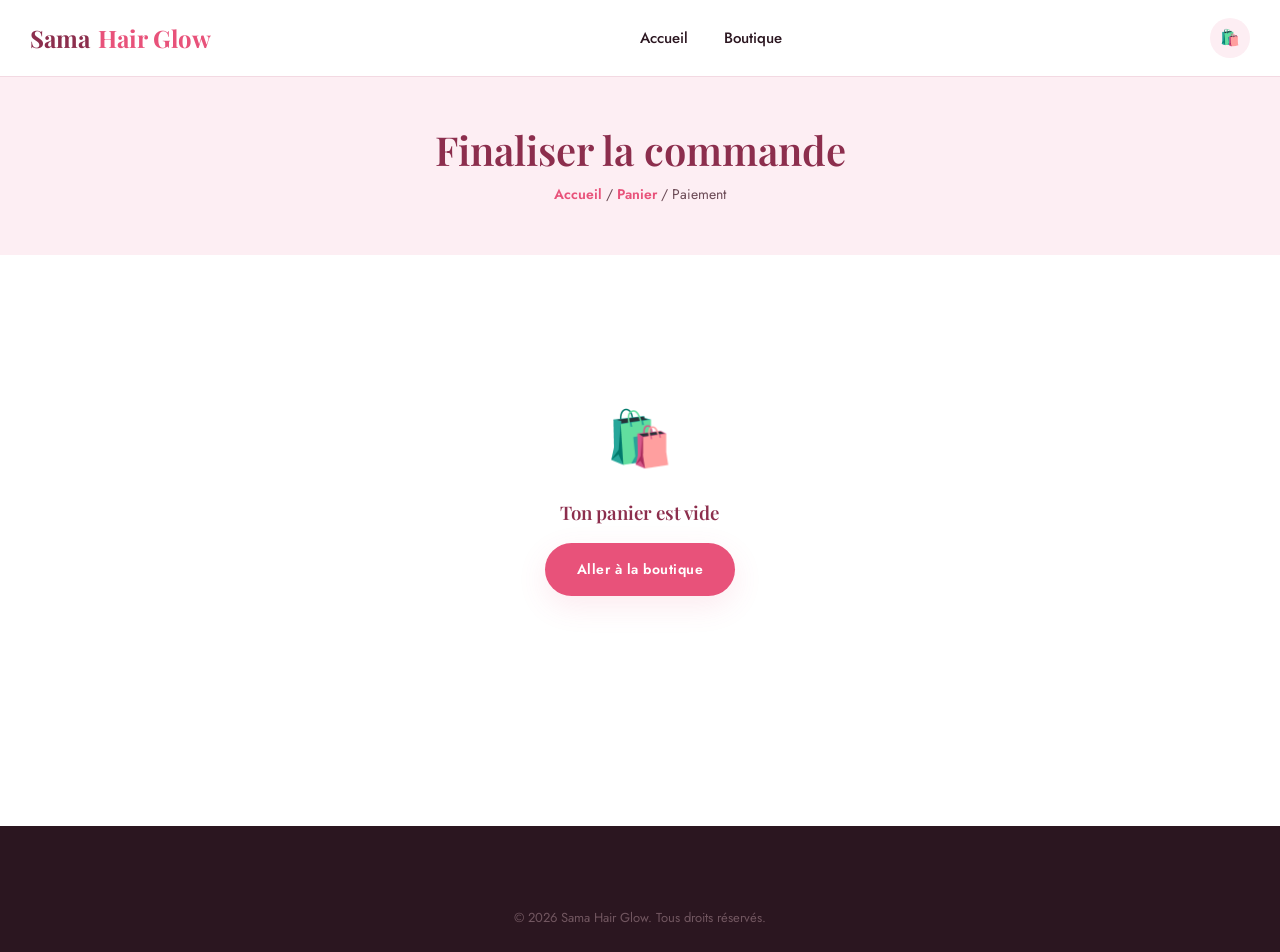
<file: checkout.html>
<!DOCTYPE html>
<html lang="fr">
<head>
<meta charset="UTF-8">
<meta name="viewport" content="width=device-width, initial-scale=1.0">
<title>Paiement — Sama Hair Glow</title>

<style>
  /* ============================================
   SAMA HAIR GLOW — Design system
   Rose & Blanc, élégant, chaleureux
   ============================================ */

@import url('https://fonts.googleapis.com/css2?family=Playfair+Display:ital,wght@0,500;0,600;0,700;1,500&family=Jost:wght@300;400;500;600;700&display=swap');

:root {
  /* Couleurs */
  --rose-primary: #E8527A;
  --rose-primary-dark: #C93F65;
  --rose-deep: #8C2E4D;
  --pink-soft: #FDEEF3;
  --pink-softer: #FFF8FA;
  --white: #FFFFFF;
  --charcoal: #2B1620;
  --charcoal-soft: #6B4A55;
  --gold-glow: #E8B86D;
  --line: #F3D9E2;

  /* Typo */
  --font-display: 'Playfair Display', serif;
  --font-body: 'Jost', sans-serif;

  /* Ombres */
  --shadow-soft: 0 10px 30px rgba(232, 82, 122, 0.12);
  --shadow-card: 0 4px 18px rgba(140, 46, 77, 0.08);

  --radius: 18px;
}

* { margin: 0; padding: 0; box-sizing: border-box; }

html { scroll-behavior: smooth; }

body {
  font-family: var(--font-body);
  color: var(--charcoal);
  background: var(--white);
  line-height: 1.6;
  -webkit-font-smoothing: antialiased;
}

img { max-width: 100%; display: block; }
a { text-decoration: none; color: inherit; }
ul { list-style: none; }
button { font-family: inherit; cursor: pointer; border: none; background: none; }

.container {
  max-width: 1220px;
  margin: 0 auto;
  padding: 0 24px;
}

h1, h2, h3, h4 {
  font-family: var(--font-display);
  color: var(--rose-deep);
  font-weight: 600;
  line-height: 1.15;
}

.eyebrow {
  display: inline-flex;
  align-items: center;
  gap: 8px;
  font-size: 13px;
  letter-spacing: 3px;
  text-transform: uppercase;
  color: var(--rose-primary);
  font-weight: 600;
  margin-bottom: 14px;
}
.eyebrow::before {
  content: "";
  width: 22px;
  height: 1px;
  background: var(--rose-primary);
  display: inline-block;
}

.btn {
  display: inline-flex;
  align-items: center;
  justify-content: center;
  gap: 8px;
  padding: 15px 32px;
  border-radius: 999px;
  font-size: 14px;
  font-weight: 600;
  letter-spacing: 0.5px;
  transition: all 0.25s ease;
}
.btn-primary {
  background: var(--rose-primary);
  color: var(--white);
  box-shadow: var(--shadow-soft);
}
.btn-primary:hover {
  background: var(--rose-primary-dark);
  transform: translateY(-2px);
}
.btn-outline {
  border: 1.5px solid var(--rose-primary);
  color: var(--rose-primary);
  background: var(--white);
}
.btn-outline:hover {
  background: var(--rose-primary);
  color: var(--white);
}
.btn-block { width: 100%; }
.btn:disabled { opacity: 0.5; cursor: not-allowed; }

/* ===== HEADER ===== */
.site-header {
  position: sticky;
  top: 0;
  z-index: 100;
  background: rgba(255,255,255,0.92);
  backdrop-filter: blur(10px);
  border-bottom: 1px solid var(--line);
}
.nav {
  display: flex;
  align-items: center;
  justify-content: space-between;
  padding: 18px 0;
}
.logo {
  font-family: var(--font-display);
  font-size: 24px;
  font-weight: 700;
  color: var(--rose-deep);
  display: flex;
  align-items: center;
  gap: 8px;
}
.logo span { color: var(--rose-primary); }
.nav-links {
  display: flex;
  gap: 36px;
  font-size: 15px;
  font-weight: 500;
}
.nav-links a {
  position: relative;
  color: var(--charcoal);
  transition: color 0.2s;
}
.nav-links a:hover, .nav-links a.active { color: var(--rose-primary); }
.nav-links a.active::after {
  content: "";
  position: absolute;
  bottom: -6px; left: 0;
  width: 100%; height: 2px;
  background: var(--rose-primary);
  border-radius: 2px;
}
.nav-actions {
  display: flex;
  align-items: center;
  gap: 18px;
}
.icon-btn {
  position: relative;
  width: 40px; height: 40px;
  display: flex; align-items: center; justify-content: center;
  border-radius: 50%;
  background: var(--pink-soft);
  color: var(--rose-deep);
  transition: background 0.2s;
}
.icon-btn:hover { background: var(--rose-primary); color: var(--white); }
.cart-count {
  position: absolute;
  top: -4px; right: -4px;
  background: var(--rose-primary);
  color: white;
  font-size: 11px;
  font-weight: 700;
  width: 19px; height: 19px;
  border-radius: 50%;
  display: flex; align-items: center; justify-content: center;
  border: 2px solid white;
}
.burger { display: none; }

/* ===== HERO ===== */
.hero {
  position: relative;
  overflow: hidden;
  background: linear-gradient(180deg, var(--pink-softer) 0%, var(--white) 100%);
  padding: 70px 0 40px;
}
.hero-grid {
  display: grid;
  grid-template-columns: 1fr 1fr;
  align-items: center;
  gap: 40px;
}
.hero h1 {
  font-size: 56px;
  margin-bottom: 20px;
}
.hero h1 em {
  font-style: italic;
  color: var(--rose-primary);
}
.hero p {
  color: var(--charcoal-soft);
  font-size: 17px;
  max-width: 440px;
  margin-bottom: 32px;
}
.hero-actions { display: flex; gap: 16px; }
.hero-visual {
  position: relative;
  display: flex;
  align-items: center;
  justify-content: center;
}
.glow-ring {
  position: absolute;
  width: 460px; height: 460px;
  border-radius: 50%;
  background: radial-gradient(circle, rgba(232,184,109,0.35) 0%, rgba(232,82,122,0.22) 45%, rgba(232,82,122,0) 72%);
  filter: blur(4px);
  z-index: 0;
}
.hero-visual img {
  position: relative;
  z-index: 1;
  width: 380px;
  border-radius: 50%;
  box-shadow: var(--shadow-soft);
  border: 6px solid var(--white);
  object-fit: cover;
}

/* Photo produit rectangulaire (lifestyle) : on garde un cadre élégant
   plutôt qu'un cercle, pour ne pas rogner l'image */
.hero-visual img.hero-photo {
  width: 400px;
  height: 480px;
  border-radius: 28px;
  object-fit: cover;
  border: 8px solid var(--white);
}
.glow-ring {
  width: 480px;
  height: 480px;
}
.hero-badge {
  position: absolute;
  z-index: 2;
  bottom: 18px; left: 6px;
  background: var(--white);
  border-radius: 16px;
  padding: 12px 18px;
  box-shadow: var(--shadow-card);
  display: flex; align-items: center; gap: 10px;
  font-size: 13px;
  font-weight: 600;
}
.hero-badge .dot {
  width: 34px; height: 34px;
  border-radius: 50%;
  background: var(--pink-soft);
  display: flex; align-items: center; justify-content: center;
  font-size: 16px;
}

/* ===== CATEGORY STRIP ===== */
.cat-strip {
  padding: 70px 0 20px;
  text-align: center;
}
.cat-strip .eyebrow { justify-content: center; }
.cat-strip h2 { font-size: 38px; margin-bottom: 48px; }
.cat-grid {
  display: grid;
  grid-template-columns: repeat(4, 1fr);
  gap: 24px;
}
.cat-card {
  background: var(--pink-softer);
  border: 1px solid var(--line);
  border-radius: var(--radius);
  padding: 30px 18px;
  transition: transform 0.25s ease, box-shadow 0.25s ease;
}
.cat-card:hover {
  transform: translateY(-6px);
  box-shadow: var(--shadow-soft);
}
.cat-card img {
  width: 92px; height: 92px;
  object-fit: cover;
  border-radius: 50%;
  margin: 0 auto 16px;
  border: 4px solid var(--white);
  box-shadow: var(--shadow-card);
}
.cat-card h4 { font-size: 16px; color: var(--charcoal); font-weight: 600; }

/* ===== PROMO BANNERS ===== */
.promo-section {
  padding: 80px 0;
}
.promo-grid {
  display: grid;
  grid-template-columns: 1fr 1fr;
  gap: 24px;
}
.promo-card {
  border-radius: var(--radius);
  padding: 44px;
  min-height: 260px;
  display: flex;
  flex-direction: column;
  justify-content: center;
  position: relative;
  overflow: hidden;
}
.promo-card.rose {
  background: linear-gradient(135deg, var(--rose-deep), var(--rose-primary));
  color: var(--white);
}
.promo-card.rose h3, .promo-card.rose .eyebrow { color: var(--white); }
.promo-card.rose .eyebrow::before { background: var(--white); }
.promo-card.light {
  background: var(--pink-soft);
  color: var(--charcoal);
}
.promo-card h3 { font-size: 30px; margin-bottom: 12px; }
.promo-card p { opacity: 0.85; margin-bottom: 22px; max-width: 280px; }

/* ===== PRODUCTS GRID ===== */
.section {
  padding: 70px 0;
}
.section-head {
  display: flex;
  align-items: flex-end;
  justify-content: space-between;
  margin-bottom: 40px;
}
.section-head h2 { font-size: 34px; }

.filters {
  display: flex;
  gap: 10px;
  margin-bottom: 36px;
  flex-wrap: wrap;
}
.filter-chip {
  padding: 9px 20px;
  border-radius: 999px;
  border: 1.5px solid var(--line);
  font-size: 13px;
  font-weight: 600;
  color: var(--charcoal-soft);
  transition: all 0.2s;
}
.filter-chip.active, .filter-chip:hover {
  background: var(--rose-primary);
  border-color: var(--rose-primary);
  color: white;
}

.products-grid {
  display: grid;
  grid-template-columns: repeat(4, 1fr);
  gap: 26px;
}
.product-card {
  background: var(--white);
  border: 1px solid var(--line);
  border-radius: var(--radius);
  overflow: hidden;
  transition: transform 0.25s ease, box-shadow 0.25s ease;
  display: flex;
  flex-direction: column;
}
.product-card:hover {
  transform: translateY(-6px);
  box-shadow: var(--shadow-soft);
}
.product-thumb {
  position: relative;
  aspect-ratio: 1/1;
  background: var(--pink-softer);
  overflow: hidden;
}
.product-thumb img {
  width: 100%; height: 100%;
  object-fit: cover;
}
.product-tag {
  position: absolute;
  top: 12px; left: 12px;
  background: var(--rose-primary);
  color: white;
  font-size: 11px;
  font-weight: 700;
  padding: 5px 12px;
  border-radius: 999px;
  letter-spacing: 0.5px;
}
.quick-add {
  position: absolute;
  bottom: 12px; right: 12px;
  width: 40px; height: 40px;
  border-radius: 50%;
  background: white;
  color: var(--rose-primary);
  display: flex; align-items: center; justify-content: center;
  font-size: 19px;
  box-shadow: var(--shadow-card);
  opacity: 0;
  transform: translateY(8px);
  transition: all 0.25s ease;
}
.product-card:hover .quick-add { opacity: 1; transform: translateY(0); }
.product-info { padding: 18px 18px 20px; flex: 1; display: flex; flex-direction: column; }
.product-cat { font-size: 12px; color: var(--rose-primary); font-weight: 600; text-transform: uppercase; letter-spacing: 0.5px; margin-bottom: 6px; }
.product-info h4 { font-size: 16px; color: var(--charcoal); font-weight: 600; margin-bottom: 8px; }
.product-price { margin-top: auto; display: flex; align-items: baseline; gap: 8px; font-family: var(--font-display); }
.product-price .now { font-size: 19px; font-weight: 700; color: var(--rose-deep); }
.product-price .old { font-size: 13px; color: var(--charcoal-soft); text-decoration: line-through; }

/* ===== CTA BANNER ===== */
.cta-banner {
  background: linear-gradient(135deg, var(--rose-deep), var(--rose-primary));
  border-radius: 28px;
  padding: 60px;
  display: flex;
  align-items: center;
  justify-content: space-between;
  color: white;
  margin: 0 24px;
}
.cta-banner h3 { color: white; font-size: 30px; max-width: 460px; }
.cta-banner .btn-primary { background: white; color: var(--rose-deep); }

/* ===== FOOTER ===== */
.site-footer {
  background: var(--charcoal);
  color: #F0DCE3;
  padding: 60px 0 24px;
  margin-top: 90px;
}
.footer-grid {
  display: grid;
  grid-template-columns: 1.4fr 1fr 1fr 1.2fr;
  gap: 40px;
  padding-bottom: 40px;
  border-bottom: 1px solid rgba(255,255,255,0.1);
}
.footer-grid h5 { color: white; font-family: var(--font-display); font-size: 16px; margin-bottom: 18px; }
.footer-grid p { color: #C9A6B2; font-size: 14px; }
.footer-grid ul li { margin-bottom: 10px; }
.footer-grid ul li a { color: #C9A6B2; font-size: 14px; transition: color 0.2s; }
.footer-grid ul li a:hover { color: var(--gold-glow); }
.footer-bottom {
  padding-top: 22px;
  text-align: center;
  font-size: 13px;
  color: #A8899190;
}
.footer-logo { font-family: var(--font-display); font-size: 22px; color: white; margin-bottom: 14px; }

/* ===== BREADCRUMB / PAGE HEADER ===== */
.page-header {
  background: var(--pink-soft);
  padding: 50px 0;
  text-align: center;
}
.page-header h1 { font-size: 40px; }
.page-header .crumb { color: var(--charcoal-soft); font-size: 14px; margin-top: 10px; }
.page-header .crumb a { color: var(--rose-primary); font-weight: 600; }

/* ===== CART / CHECKOUT ===== */
.cart-layout {
  display: grid;
  grid-template-columns: 1.6fr 1fr;
  gap: 40px;
  align-items: start;
}
.cart-table { width: 100%; border-collapse: collapse; }
.cart-table th {
  text-align: left;
  font-size: 12px;
  text-transform: uppercase;
  letter-spacing: 0.5px;
  color: var(--charcoal-soft);
  padding-bottom: 16px;
  border-bottom: 1px solid var(--line);
}
.cart-item td {
  padding: 20px 0;
  border-bottom: 1px solid var(--line);
  vertical-align: middle;
}
.cart-item-info { display: flex; align-items: center; gap: 16px; }
.cart-item-info img { width: 72px; height: 72px; border-radius: 12px; object-fit: cover; }
.cart-item-info h4 { font-size: 15px; margin-bottom: 4px; color: var(--charcoal); font-weight: 600; }
.cart-item-info span { font-size: 13px; color: var(--charcoal-soft); }
.qty-control {
  display: inline-flex;
  align-items: center;
  border: 1.5px solid var(--line);
  border-radius: 999px;
  overflow: hidden;
}
.qty-control button {
  width: 32px; height: 32px;
  font-size: 16px;
  color: var(--rose-primary);
  font-weight: 700;
}
.qty-control span { width: 30px; text-align: center; font-weight: 600; font-size: 14px; }
.remove-btn { color: #C24B6B; font-size: 13px; font-weight: 600; margin-top: 6px; display: inline-block; }
.cart-price { font-weight: 700; color: var(--rose-deep); font-family: var(--font-display); }

.summary-card {
  background: var(--pink-softer);
  border: 1px solid var(--line);
  border-radius: var(--radius);
  padding: 30px;
  position: sticky;
  top: 100px;
}
.summary-card h3 { font-size: 20px; margin-bottom: 22px; }
.summary-row {
  display: flex;
  justify-content: space-between;
  font-size: 14px;
  color: var(--charcoal-soft);
  margin-bottom: 14px;
}
.summary-row.total {
  font-size: 18px;
  font-weight: 700;
  color: var(--rose-deep);
  font-family: var(--font-display);
  border-top: 1px solid var(--line);
  padding-top: 16px;
  margin-top: 8px;
}
.empty-cart {
  text-align: center;
  padding: 80px 20px;
  color: var(--charcoal-soft);
}
.empty-cart .icon { font-size: 54px; margin-bottom: 20px; }

/* Payment methods */
.pay-methods { display: flex; flex-direction: column; gap: 12px; margin: 20px 0; }
.pay-method {
  display: flex;
  align-items: center;
  gap: 14px;
  padding: 16px;
  border: 2px solid var(--line);
  border-radius: 14px;
  cursor: pointer;
  transition: all 0.2s;
}
.pay-method.selected {
  border-color: var(--rose-primary);
  background: var(--pink-soft);
}
.pay-method img { width: 44px; height: 44px; border-radius: 10px; object-fit: cover; }
.pay-method .name { font-weight: 700; font-size: 15px; }
.pay-method .desc { font-size: 12px; color: var(--charcoal-soft); }
.pay-method input { accent-color: var(--rose-primary); width: 18px; height: 18px; margin-left: auto; }

.form-field { margin-bottom: 18px; }
.form-field label { display: block; font-size: 13px; font-weight: 600; margin-bottom: 8px; color: var(--charcoal); }
.form-field input, .form-field select {
  width: 100%;
  padding: 13px 16px;
  border: 1.5px solid var(--line);
  border-radius: 10px;
  font-family: inherit;
  font-size: 14px;
  background: var(--white);
}
.form-field input:focus, .form-field select:focus {
  outline: none;
  border-color: var(--rose-primary);
}
.form-row { display: grid; grid-template-columns: 1fr 1fr; gap: 16px; }

.toast {
  position: fixed;
  bottom: 30px; right: 30px;
  background: var(--charcoal);
  color: white;
  padding: 16px 24px;
  border-radius: 12px;
  font-size: 14px;
  font-weight: 600;
  box-shadow: 0 10px 30px rgba(0,0,0,0.2);
  z-index: 999;
  display: flex; align-items: center; gap: 10px;
  transform: translateY(120%);
  opacity: 0;
  transition: all 0.35s cubic-bezier(.2,1,.3,1);
}
.toast.show { transform: translateY(0); opacity: 1; }

/* ===== RESPONSIVE ===== */
@media (max-width: 980px) {
  .hero-grid { grid-template-columns: 1fr; text-align: center; }
  .hero p { margin-left: auto; margin-right: auto; }
  .hero-actions { justify-content: center; }
  .cat-grid, .products-grid { grid-template-columns: repeat(2, 1fr); }
  .promo-grid { grid-template-columns: 1fr; }
  .footer-grid { grid-template-columns: 1fr 1fr; }
  .cart-layout { grid-template-columns: 1fr; }
  .cta-banner { flex-direction: column; gap: 24px; text-align: center; padding: 40px 28px; }
}
@media (max-width: 640px) {
  .nav-links { display: none; }
  .hero h1 { font-size: 36px; }
  .hero-visual img.hero-photo { width: 280px; height: 340px; }
  .glow-ring { width: 320px; height: 320px; }
  .cat-grid, .products-grid { grid-template-columns: repeat(2, 1fr); gap: 14px; }
  .footer-grid { grid-template-columns: 1fr; }
  .form-row { grid-template-columns: 1fr; }
}

  .checkout-layout { display: grid; grid-template-columns: 1.5fr 1fr; gap: 40px; align-items: start; padding: 60px 0; }
  .checkout-box { background: var(--white); border: 1px solid var(--line); border-radius: var(--radius); padding: 32px; margin-bottom: 24px; }
  .checkout-box h3 { font-size: 18px; margin-bottom: 20px; }
  .step-num { display:inline-flex; align-items:center; justify-content:center; width:26px; height:26px; border-radius:50%; background:var(--rose-primary); color:white; font-size:13px; font-weight:700; margin-right:10px; }
  @media (max-width: 900px) { .checkout-layout { grid-template-columns: 1fr; } }
</style>
</head>
<body>

<header class="site-header">
  <div class="container nav">
    <a href="index.html" class="logo">Sama <span>Hair Glow</span></a>
    <nav class="nav-links">
      <a href="index.html">Accueil</a>
      <a href="boutique.html">Boutique</a>
    </nav>
    <div class="nav-actions">
      <a href="panier.html" class="icon-btn" aria-label="Panier">🛍️<span class="cart-count">0</span></a>
    </div>
  </div>
</header>

<section class="page-header">
  <h1>Finaliser la commande</h1>
  <div class="crumb"><a href="index.html">Accueil</a> / <a href="panier.html">Panier</a> / Paiement</div>
</section>

<div class="container">
  <div class="checkout-layout" id="checkout-root"></div>
</div>

<footer class="site-footer">
  <div class="container"><div class="footer-bottom">© 2026 Sama Hair Glow. Tous droits réservés.</div></div>
</footer>

<script>
 // ============================================
// SAMA HAIR GLOW — Configuration boutique
// ⚠️ À REMPLIR avec tes vraies informations avant la mise en ligne.
// ============================================

const MERCHANT = {
  nom: "Sama Hair Glow",
  whatsapp: "221776714085", // ← ton numéro WhatsApp, format international sans "+" ni espaces
  adminKey: "sama2026"      // ← change ce mot de passe avant la mise en ligne (accès à admin.html)
};

</script>

<script>
 // ============================================
// SAMA HAIR GLOW — Catalogue produits
// Site 100% statique : les produits sont définis ici directement,
// il n'y a plus besoin d'un serveur/backend pour les servir.
// ============================================

const CATEGORIES = [
  { id: "huiles", nom: "Huiles capillaires", image: "huile.jpeg" },
  { id: "voiles", nom: "Voiles", image: "voiles.jpeg" }
];

const PRODUCTS = [
  {
    id: "hg-01",
    nom: "Huile Croissance Ricin & Coco",
    categorie: "huiles",
    prix: 3500,
    image: "huile.jpeg",
    tag: "Best-seller",
    description: "Un mélange nourrissant à base d'huile de ricin et de coco qui stimule la pousse et renforce les cheveux fragiles dès les premières utilisations."
  },
  {
    id: "hg-00",
    nom: "Huile Incroyable",
    categorie: "huiles",
    prix: 3500,
    image: "huile1.jpeg",
    description: "Formule polyvalente qui hydrate en profondeur et redonne de l'éclat aux cheveux ternes et abîmés."
  },
  {
    id: "hg-02",
    nom: "Huile Brillance Argan Pure",
    categorie: "huiles",
    prix: 3500,
    image: "huile2.jpeg",
    tag: "Best-seller",
    description: "L'huile d'argan pure qui illumine la fibre capillaire et lisse les pointes fourchues."
  },
  {
    id: "hg-03",
    nom: "Sérum Fortifiant Nigelle",
    categorie: "huiles",
    prix: 3500,
    image: "HUILLe.jpeg",
    description: "Un sérum concentré en graine de nigelle pour fortifier les racines et limiter la chute."
  },
  {
    id: "hg-04",
    nom: "A partir de 12000 ",
    categorie: "voiles",
    prix: 12000,
    image: "a.jpeg",
    description: "Notre huile signature, légère et non grasse, pour un entretien quotidien tout en douceur."
  },
  {
    id: "hg-05",
    nom: "Voile sirk",
    categorie: "voiles",
    prix: 6000,
    image: "ab.jpeg",
    tag: "Nouveau",
    description: "Voile en soie douce et légère, idéal pour protéger les cheveux la nuit ou pour un look élégant au quotidien. ."
  },
  {
    id: "hg-06",
    nom: "Huile Glow Multi-Usage Hydrate",
    categorie: "huiles",
    prix: 2500,
    image: "abc.jpeg",
    description: "Version hydratante de notre huile Glow, idéale pour les cheveux secs et déshydratés."
  },
  {
    id: "hg-07",
    nom: "Huile Anti-Casse Avocat",
    categorie: "huiles",
    prix: 2500,
    image: "abcd.jpeg",
    description: "Enrichie en avocat, cette huile limite la casse et redonne souplesse et résistance aux cheveux."
  },
  {
    id: "vl-01",
    nom: "Voile Sirk",
    categorie: "voiles",
    prix: 6000,
    image: "c.jpeg",
    tag: "Best-seller",
    description: "Voile en soie douce et légère, idéal pour protéger les cheveux la nuit ou pour un look élégant au quotidien."
  },
  {
    id: "vl-02",
    nom: "Voile Sirk",
    categorie: "voiles",
    prix: 6000,
    image: "cc.jpeg",
    description: " disponible en plusieurs coloris."
  },
  {
    id: "vl-03",
    nom: "Voile Jersey",
    categorie: "voiles",
    prix: 8000,
    image: "jersey.jpeg",
    description: "Voile en jersey extensible et confortable, parfait pour un port toute la journée."
  },
  {
    id: "vl-04",
    nom: "Voile Jersey",
    categorie: "voiles",
    prix: 8000,
    image: "jersey1.jpeg",
    description: "Voile en jersey doux au toucher, facile à nouer et à assortir."
  },
  {
    id: "vl-05",
    nom: "Voile Jersey",
    categorie: "voiles",
    prix: 8000,
    image: "jersey liquide2.jpeg",
    tag: "Nouveau",
    description: "Voile en jersey fluide, tombant parfaitement pour une allure raffinée."
  },
  {
    id: "vl-06",
    nom: "Voile Diaz",
    categorie: "voiles",
    prix: 5000,
    image: "diaz.jpeg",
    description: "Voile Diaz léger, respirant, pour un confort optimal même en journée chaude."
  },
  {
    id: "vl-07",
    nom: "Voile Diaz",
    categorie: "voiles",
    prix: 5000,
    image: "voilediaz.jpeg",
    description: "Voile Diaz disponible en plusieurs teintes, tissu doux et agréable à porter."
  },
  {
    id: "vl-08",
    nom: "Voile Modal",
    categorie: "voiles",
    prix: 6000,
    image: "modal.jpeg",
    description: "Voile en modal, matière souple et fluide qui s'adapte à toutes les tenues."
  },
  {
    id: "vl-09",
    nom: "Voile Modal",
    categorie: "voiles",
    prix: 6000,
    image: "modale.jpeg",
    description: "Voile en modal, confortable et facile d'entretien au quotidien."
  }
];

</script>

<script>
 // ============================================
// SAMA HAIR GLOW — Moteur du panier
// Le panier est stocké en localStorage (persiste entre les pages/visites)
// Le TOTAL est toujours recalculé automatiquement à partir des lignes du panier
// ============================================

const CART_KEY = "samahairglow_cart";

function getCart() {
  try {
    return JSON.parse(localStorage.getItem(CART_KEY)) || [];
  } catch (e) {
    return [];
  }
}

function saveCart(cart) {
  localStorage.setItem(CART_KEY, JSON.stringify(cart));
  updateCartBadge();
}

function addToCart(productId, qty = 1) {
  const product = PRODUCTS.find(p => p.id === productId);
  if (!product) return;

  const cart = getCart();
  const existing = cart.find(item => item.id === productId);

  if (existing) {
    existing.qty += qty;
  } else {
    cart.push({
      id: product.id,
      nom: product.nom,
      prix: product.prix,
      image: product.image,
      qty: qty
    });
  }

  saveCart(cart);
  showToast(`${product.nom} ajouté au panier`);
}

function updateQty(productId, delta) {
  const cart = getCart();
  const item = cart.find(i => i.id === productId);
  if (!item) return;

  item.qty += delta;
  if (item.qty <= 0) {
    return removeFromCart(productId);
  }
  saveCart(cart);
  if (typeof renderCartPage === "function") renderCartPage();
}

function removeFromCart(productId) {
  let cart = getCart();
  cart = cart.filter(i => i.id !== productId);
  saveCart(cart);
  if (typeof renderCartPage === "function") renderCartPage();
}

// ---- Calculs automatiques ----
function formatPrix(n) {
  return Number(n).toLocaleString("fr-FR") + " FCFA";
}

function getCartCount() {
  return getCart().reduce((sum, item) => sum + item.qty, 0);
}

function getSousTotal() {
  return getCart().reduce((sum, item) => sum + (item.prix * item.qty), 0);
}

function getTotal() {
  return getSousTotal();
}

// ---- UI : badge panier dans le header (toutes les pages) ----
function updateCartBadge() {
  document.querySelectorAll(".cart-count").forEach(el => {
    const count = getCartCount();
    el.textContent = count;
    el.style.display = count > 0 ? "flex" : "none";
  });
}

// ---- Toast de confirmation ----
function showToast(message) {
  let toast = document.querySelector(".toast");
  if (!toast) {
    toast = document.createElement("div");
    toast.className = "toast";
    document.body.appendChild(toast);
  }
  toast.innerHTML = `✓ ${message}`;
  toast.classList.add("show");
  clearTimeout(window._toastTimer);
  window._toastTimer = setTimeout(() => toast.classList.remove("show"), 2600);
}

document.addEventListener("DOMContentLoaded", updateCartBadge);

</script>

<script>
 // ============================================
// SAMA HAIR GLOW — Gestion des commandes (sans backend)
// Les commandes sont enregistrées dans le navigateur (localStorage).
// Le total est toujours recalculé à partir du catalogue PRODUCTS,
// jamais pris tel quel depuis le formulaire.
// Pas de paiement en ligne, pas de livraison : la commande est envoyée
// par WhatsApp à la boutique, qui la prépare pour un retrait sur place.
// ============================================

const ORDERS_KEY = "samahairglow_commandes";

function genererIdCommande() {
  return "CMD-" + Date.now().toString(36).toUpperCase() + "-" + Math.random().toString(16).slice(2, 6).toUpperCase();
}

function getOrders() {
  try {
    return JSON.parse(localStorage.getItem(ORDERS_KEY)) || [];
  } catch (e) {
    return [];
  }
}

function saveOrders(orders) {
  localStorage.setItem(ORDERS_KEY, JSON.stringify(orders));
}

function getOrderById(id) {
  return getOrders().find(o => o.id === id) || null;
}

// Crée une commande : valide les champs et recalcule le total
// à partir des prix réels du catalogue (PRODUCTS), pas depuis le panier envoyé.
function createLocalOrder({ client, items }) {
  if (!client || !client.nom || !client.telephone) {
    throw new Error("Informations client incomplètes");
  }
  if (!Array.isArray(items) || items.length === 0) {
    throw new Error("Le panier est vide");
  }
  const telRegex = /^[0-9+ ]{8,15}$/;
  if (!telRegex.test(client.telephone)) {
    throw new Error("Numéro de téléphone invalide");
  }

  let sousTotal = 0;
  const lignesVerifiees = [];
  for (const item of items) {
    const produit = PRODUCTS.find(p => p.id === item.id);
    if (!produit) throw new Error(`Produit inconnu : ${item.id}`);
    const quantite = Math.max(1, parseInt(item.qty, 10) || 1);
    sousTotal += produit.prix * quantite;
    lignesVerifiees.push({ id: produit.id, nom: produit.nom, prix: produit.prix, qty: quantite });
  }

  const total = sousTotal;
  const order = {
    id: genererIdCommande(),
    client_nom: client.nom,
    client_telephone: client.telephone,
    client_adresse: client.adresse || null,
    client_ville: client.ville || null,
    client_email: client.email || null,
    items: lignesVerifiees,
    sous_total: sousTotal,
    total,
    // Statut de la commande (préparation/retrait), plus de paiement en ligne :
    // "nouvelle" -> "en_preparation" -> "recuperee" (ou "annulee")
    statut: "nouvelle",
    created_at: new Date().toISOString()
  };

  const orders = getOrders();
  orders.push(order);
  saveOrders(orders);

  return order;
}

function updateOrderStatus(id, statut) {
  const orders = getOrders();
  const order = orders.find(o => o.id === id);
  if (order) {
    order.statut = statut;
    saveOrders(orders);
  }
  return order || null;
}

// Construit le message WhatsApp listant la commande, pour que la
// cliente l'envoie à la boutique et que la boutique puisse la préparer
// en vue du retrait en magasin.
function construireMessageWhatsApp(order) {
  const formatPrixLocal = n => Number(n).toLocaleString("fr-FR") + " FCFA";
  const lignes = order.items
    .map(i => `• ${i.nom} × ${i.qty} — ${formatPrixLocal(i.prix * i.qty)}`)
    .join("\n");

  return (
    `🛍️ Nouvelle commande ${order.id}\n\n` +
    `${lignes}\n\n` +
    `Total : ${formatPrixLocal(order.total)}\n\n` +
    `👤 Client : ${order.client_nom}\n` +
    `📞 Téléphone : ${order.client_telephone}` +
    (order.client_adresse ? `\n📍 Quartier : ${order.client_adresse}${order.client_ville ? ", " + order.client_ville : ""}` : "") +
    (order.client_email ? `\n✉️ Email : ${order.client_email}` : "") +
    `\n\nc:` + order.client_livraison
  );
}

</script>

<script>
 // ============================================
// SAMA HAIR GLOW — Client API (version sans backend)
// Le site est 100% statique : les commandes sont enregistrées dans le
// navigateur (voir js/orders.js). Il n'y a pas de paiement en ligne :
// la commande est envoyée par WhatsApp à la boutique pour préparation
// en vue d'un retrait en magasin.
// ============================================

const api = {
  async createOrder(payload) {
    // Recrée le comportement du backend : validation + recalcul du total
    // à partir du catalogue PRODUCTS (voir js/orders.js).
    return createLocalOrder(payload);
  }
};

</script>

<script>
  const cart = getCart();
  const root = document.getElementById("checkout-root");

  if (cart.length === 0) {
    root.innerHTML = `<div class="empty-cart" style="grid-column:1/-1;">
      <div class="icon">🛍️</div>
      <h3>Ton panier est vide</h3>
      <a href="boutique.html" class="btn btn-primary" style="margin-top:20px;">Aller à la boutique</a>
    </div>`;
  } else {
    root.innerHTML = `
      <div>
        <div class="checkout-box">
          <h3><span class="step-num">1</span>Tes informations</h3>
          <div class="form-row">
            <div class="form-field"><label>Nom complet</label><input type="text" id="f-nom" placeholder="Ex : Aïssatou Diop" required></div>
            <div class="form-field"><label>Téléphone</label><input type="tel" id="f-tel" placeholder="Ex : 77 000 00 00" required></div>
          </div>
          <div class="form-field"><label>Quartier (optionnel)</label><input type="text" id="f-adresse" placeholder="Ex : Sacré-Cœur"></div>
          <div class="form-row">
            <div class="form-field"><label>Ville</label>
              <select id="f-ville">
                <option>Dakar</option><option>Thiès</option><option>Saint-Louis</option>
                <option>Mbour</option><option>Touba</option><option>Autre</option>
              </select>
            </div>
            <div class="form-field"><label>Email (optionnel)</label><input type="email" id="f-email" placeholder="pour la confirmation"></div>
          </div>
        </div>
      </div>

      <div class="summary-card">
        <h3>Résumé de la commande</h3>
        ${cart.map(i => `<div class="summary-row"><span>${i.nom} × ${i.qty}</span><span>${formatPrix(i.prix * i.qty)}</span></div>`).join("")}
        <div class="summary-row"><span>Sous-total</span><span>${formatPrix(getSousTotal())}</span></div>
        <div class="summary-row total"><span>Total</span><span id="total-final">${formatPrix(getTotal())}</span></div>
        <button class="btn btn-primary btn-block" id="pay-btn" style="margin-top:20px;">📲 Envoyer ma commande sur WhatsApp</button>
        <p style="font-size:12px;color:var(--charcoal-soft);margin-top:12px;text-align:center;">
          Ta liste de commande sera envoyée par WhatsApp à la boutique, qui la préparera. Tu passeras ensuite la récupérer et régler sur place.
        </p>
      </div>
    `;

    document.getElementById("pay-btn").addEventListener("click", handleCommande);
  }

  async function handleCommande() {
    const nom = document.getElementById("f-nom").value.trim();
    const tel = document.getElementById("f-tel").value.trim();
    const adresse = document.getElementById("f-adresse").value.trim();
    const ville = document.getElementById("f-ville").value;
    const email = document.getElementById("f-email").value.trim();

    if (!nom || !tel) {
      showToast("Merci de remplir tous les champs obligatoires");
      return;
    }

    const btn = document.getElementById("pay-btn");
    btn.disabled = true;
    btn.textContent = "Préparation de ta liste...";

    try {
      // Création de la commande (validation + recalcul du total à partir du catalogue)
      const order = await api.createOrder({
        client: { nom, telephone: tel, adresse, ville, email },
        items: getCart()
      });

      // On dresse la liste de la commande et on l'envoie sur WhatsApp
      // à la boutique, qui la prépare puis livre la cliente.
      localStorage.removeItem(CART_KEY);
      const message = construireMessageWhatsApp(order);
      if (MERCHANT.whatsapp) {
        window.open(`https://wa.me/${MERCHANT.whatsapp}?text=${encodeURIComponent(message)}`, "_blank");
      }
      window.location.href = `confirmation.html?commande=${order.id}`;
    } catch (err) {
      console.error(err);
      showToast("Erreur : " + (err.message || "impossible de finaliser la commande"));
      btn.disabled = false;
      btn.textContent = "📲 Envoyer ma commande sur WhatsApp";
    }
  }
</script>
</body>
</html>
</file>
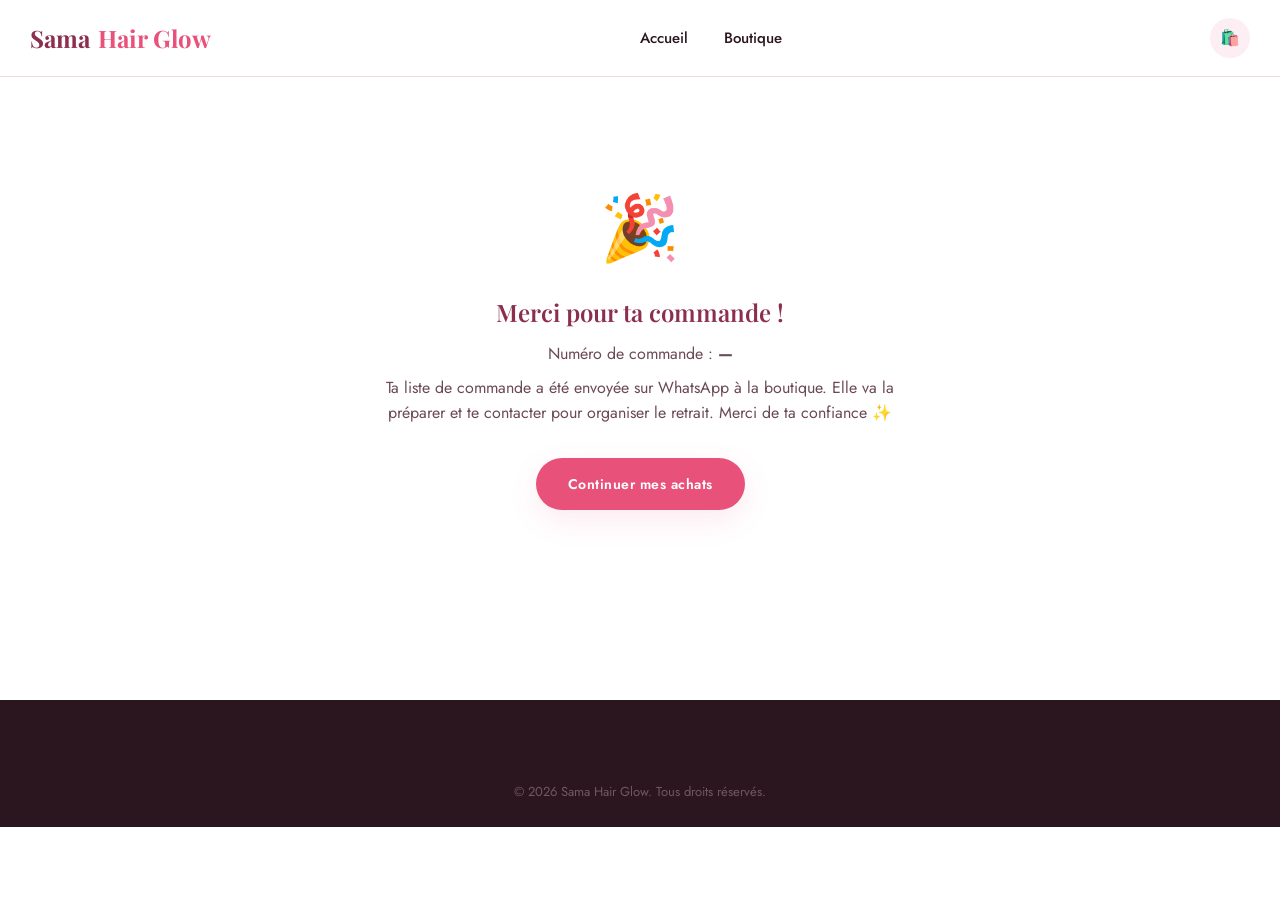
<file: confirmation.html>
<!DOCTYPE html>
<html lang="fr">
<head>
<meta charset="UTF-8">
<meta name="viewport" content="width=device-width, initial-scale=1.0">
<title>Commande confirmée — Sama Hair Glow</title>

</head>
<body>

  <style>
    /* ============================================
   SAMA HAIR GLOW — Design system
   Rose & Blanc, élégant, chaleureux
   ============================================ */

@import url('https://fonts.googleapis.com/css2?family=Playfair+Display:ital,wght@0,500;0,600;0,700;1,500&family=Jost:wght@300;400;500;600;700&display=swap');

:root {
  /* Couleurs */
  --rose-primary: #E8527A;
  --rose-primary-dark: #C93F65;
  --rose-deep: #8C2E4D;
  --pink-soft: #FDEEF3;
  --pink-softer: #FFF8FA;
  --white: #FFFFFF;
  --charcoal: #2B1620;
  --charcoal-soft: #6B4A55;
  --gold-glow: #E8B86D;
  --line: #F3D9E2;

  /* Typo */
  --font-display: 'Playfair Display', serif;
  --font-body: 'Jost', sans-serif;

  /* Ombres */
  --shadow-soft: 0 10px 30px rgba(232, 82, 122, 0.12);
  --shadow-card: 0 4px 18px rgba(140, 46, 77, 0.08);

  --radius: 18px;
}

* { margin: 0; padding: 0; box-sizing: border-box; }

html { scroll-behavior: smooth; }

body {
  font-family: var(--font-body);
  color: var(--charcoal);
  background: var(--white);
  line-height: 1.6;
  -webkit-font-smoothing: antialiased;
}

img { max-width: 100%; display: block; }
a { text-decoration: none; color: inherit; }
ul { list-style: none; }
button { font-family: inherit; cursor: pointer; border: none; background: none; }

.container {
  max-width: 1220px;
  margin: 0 auto;
  padding: 0 24px;
}

h1, h2, h3, h4 {
  font-family: var(--font-display);
  color: var(--rose-deep);
  font-weight: 600;
  line-height: 1.15;
}

.eyebrow {
  display: inline-flex;
  align-items: center;
  gap: 8px;
  font-size: 13px;
  letter-spacing: 3px;
  text-transform: uppercase;
  color: var(--rose-primary);
  font-weight: 600;
  margin-bottom: 14px;
}
.eyebrow::before {
  content: "";
  width: 22px;
  height: 1px;
  background: var(--rose-primary);
  display: inline-block;
}

.btn {
  display: inline-flex;
  align-items: center;
  justify-content: center;
  gap: 8px;
  padding: 15px 32px;
  border-radius: 999px;
  font-size: 14px;
  font-weight: 600;
  letter-spacing: 0.5px;
  transition: all 0.25s ease;
}
.btn-primary {
  background: var(--rose-primary);
  color: var(--white);
  box-shadow: var(--shadow-soft);
}
.btn-primary:hover {
  background: var(--rose-primary-dark);
  transform: translateY(-2px);
}
.btn-outline {
  border: 1.5px solid var(--rose-primary);
  color: var(--rose-primary);
  background: var(--white);
}
.btn-outline:hover {
  background: var(--rose-primary);
  color: var(--white);
}
.btn-block { width: 100%; }
.btn:disabled { opacity: 0.5; cursor: not-allowed; }

/* ===== HEADER ===== */
.site-header {
  position: sticky;
  top: 0;
  z-index: 100;
  background: rgba(255,255,255,0.92);
  backdrop-filter: blur(10px);
  border-bottom: 1px solid var(--line);
}
.nav {
  display: flex;
  align-items: center;
  justify-content: space-between;
  padding: 18px 0;
}
.logo {
  font-family: var(--font-display);
  font-size: 24px;
  font-weight: 700;
  color: var(--rose-deep);
  display: flex;
  align-items: center;
  gap: 8px;
}
.logo span { color: var(--rose-primary); }
.nav-links {
  display: flex;
  gap: 36px;
  font-size: 15px;
  font-weight: 500;
}
.nav-links a {
  position: relative;
  color: var(--charcoal);
  transition: color 0.2s;
}
.nav-links a:hover, .nav-links a.active { color: var(--rose-primary); }
.nav-links a.active::after {
  content: "";
  position: absolute;
  bottom: -6px; left: 0;
  width: 100%; height: 2px;
  background: var(--rose-primary);
  border-radius: 2px;
}
.nav-actions {
  display: flex;
  align-items: center;
  gap: 18px;
}
.icon-btn {
  position: relative;
  width: 40px; height: 40px;
  display: flex; align-items: center; justify-content: center;
  border-radius: 50%;
  background: var(--pink-soft);
  color: var(--rose-deep);
  transition: background 0.2s;
}
.icon-btn:hover { background: var(--rose-primary); color: var(--white); }
.cart-count {
  position: absolute;
  top: -4px; right: -4px;
  background: var(--rose-primary);
  color: white;
  font-size: 11px;
  font-weight: 700;
  width: 19px; height: 19px;
  border-radius: 50%;
  display: flex; align-items: center; justify-content: center;
  border: 2px solid white;
}
.burger { display: none; }

/* ===== HERO ===== */
.hero {
  position: relative;
  overflow: hidden;
  background: linear-gradient(180deg, var(--pink-softer) 0%, var(--white) 100%);
  padding: 70px 0 40px;
}
.hero-grid {
  display: grid;
  grid-template-columns: 1fr 1fr;
  align-items: center;
  gap: 40px;
}
.hero h1 {
  font-size: 56px;
  margin-bottom: 20px;
}
.hero h1 em {
  font-style: italic;
  color: var(--rose-primary);
}
.hero p {
  color: var(--charcoal-soft);
  font-size: 17px;
  max-width: 440px;
  margin-bottom: 32px;
}
.hero-actions { display: flex; gap: 16px; }
.hero-visual {
  position: relative;
  display: flex;
  align-items: center;
  justify-content: center;
}
.glow-ring {
  position: absolute;
  width: 460px; height: 460px;
  border-radius: 50%;
  background: radial-gradient(circle, rgba(232,184,109,0.35) 0%, rgba(232,82,122,0.22) 45%, rgba(232,82,122,0) 72%);
  filter: blur(4px);
  z-index: 0;
}
.hero-visual img {
  position: relative;
  z-index: 1;
  width: 380px;
  border-radius: 50%;
  box-shadow: var(--shadow-soft);
  border: 6px solid var(--white);
  object-fit: cover;
}

/* Photo produit rectangulaire (lifestyle) : on garde un cadre élégant
   plutôt qu'un cercle, pour ne pas rogner l'image */
.hero-visual img.hero-photo {
  width: 400px;
  height: 480px;
  border-radius: 28px;
  object-fit: cover;
  border: 8px solid var(--white);
}
.glow-ring {
  width: 480px;
  height: 480px;
}
.hero-badge {
  position: absolute;
  z-index: 2;
  bottom: 18px; left: 6px;
  background: var(--white);
  border-radius: 16px;
  padding: 12px 18px;
  box-shadow: var(--shadow-card);
  display: flex; align-items: center; gap: 10px;
  font-size: 13px;
  font-weight: 600;
}
.hero-badge .dot {
  width: 34px; height: 34px;
  border-radius: 50%;
  background: var(--pink-soft);
  display: flex; align-items: center; justify-content: center;
  font-size: 16px;
}

/* ===== CATEGORY STRIP ===== */
.cat-strip {
  padding: 70px 0 20px;
  text-align: center;
}
.cat-strip .eyebrow { justify-content: center; }
.cat-strip h2 { font-size: 38px; margin-bottom: 48px; }
.cat-grid {
  display: grid;
  grid-template-columns: repeat(4, 1fr);
  gap: 24px;
}
.cat-card {
  background: var(--pink-softer);
  border: 1px solid var(--line);
  border-radius: var(--radius);
  padding: 30px 18px;
  transition: transform 0.25s ease, box-shadow 0.25s ease;
}
.cat-card:hover {
  transform: translateY(-6px);
  box-shadow: var(--shadow-soft);
}
.cat-card img {
  width: 92px; height: 92px;
  object-fit: cover;
  border-radius: 50%;
  margin: 0 auto 16px;
  border: 4px solid var(--white);
  box-shadow: var(--shadow-card);
}
.cat-card h4 { font-size: 16px; color: var(--charcoal); font-weight: 600; }

/* ===== PROMO BANNERS ===== */
.promo-section {
  padding: 80px 0;
}
.promo-grid {
  display: grid;
  grid-template-columns: 1fr 1fr;
  gap: 24px;
}
.promo-card {
  border-radius: var(--radius);
  padding: 44px;
  min-height: 260px;
  display: flex;
  flex-direction: column;
  justify-content: center;
  position: relative;
  overflow: hidden;
}
.promo-card.rose {
  background: linear-gradient(135deg, var(--rose-deep), var(--rose-primary));
  color: var(--white);
}
.promo-card.rose h3, .promo-card.rose .eyebrow { color: var(--white); }
.promo-card.rose .eyebrow::before { background: var(--white); }
.promo-card.light {
  background: var(--pink-soft);
  color: var(--charcoal);
}
.promo-card h3 { font-size: 30px; margin-bottom: 12px; }
.promo-card p { opacity: 0.85; margin-bottom: 22px; max-width: 280px; }

/* ===== PRODUCTS GRID ===== */
.section {
  padding: 70px 0;
}
.section-head {
  display: flex;
  align-items: flex-end;
  justify-content: space-between;
  margin-bottom: 40px;
}
.section-head h2 { font-size: 34px; }

.filters {
  display: flex;
  gap: 10px;
  margin-bottom: 36px;
  flex-wrap: wrap;
}
.filter-chip {
  padding: 9px 20px;
  border-radius: 999px;
  border: 1.5px solid var(--line);
  font-size: 13px;
  font-weight: 600;
  color: var(--charcoal-soft);
  transition: all 0.2s;
}
.filter-chip.active, .filter-chip:hover {
  background: var(--rose-primary);
  border-color: var(--rose-primary);
  color: white;
}

.products-grid {
  display: grid;
  grid-template-columns: repeat(4, 1fr);
  gap: 26px;
}
.product-card {
  background: var(--white);
  border: 1px solid var(--line);
  border-radius: var(--radius);
  overflow: hidden;
  transition: transform 0.25s ease, box-shadow 0.25s ease;
  display: flex;
  flex-direction: column;
}
.product-card:hover {
  transform: translateY(-6px);
  box-shadow: var(--shadow-soft);
}
.product-thumb {
  position: relative;
  aspect-ratio: 1/1;
  background: var(--pink-softer);
  overflow: hidden;
}
.product-thumb img {
  width: 100%; height: 100%;
  object-fit: cover;
}
.product-tag {
  position: absolute;
  top: 12px; left: 12px;
  background: var(--rose-primary);
  color: white;
  font-size: 11px;
  font-weight: 700;
  padding: 5px 12px;
  border-radius: 999px;
  letter-spacing: 0.5px;
}
.quick-add {
  position: absolute;
  bottom: 12px; right: 12px;
  width: 40px; height: 40px;
  border-radius: 50%;
  background: white;
  color: var(--rose-primary);
  display: flex; align-items: center; justify-content: center;
  font-size: 19px;
  box-shadow: var(--shadow-card);
  opacity: 0;
  transform: translateY(8px);
  transition: all 0.25s ease;
}
.product-card:hover .quick-add { opacity: 1; transform: translateY(0); }
.product-info { padding: 18px 18px 20px; flex: 1; display: flex; flex-direction: column; }
.product-cat { font-size: 12px; color: var(--rose-primary); font-weight: 600; text-transform: uppercase; letter-spacing: 0.5px; margin-bottom: 6px; }
.product-info h4 { font-size: 16px; color: var(--charcoal); font-weight: 600; margin-bottom: 8px; }
.product-price { margin-top: auto; display: flex; align-items: baseline; gap: 8px; font-family: var(--font-display); }
.product-price .now { font-size: 19px; font-weight: 700; color: var(--rose-deep); }
.product-price .old { font-size: 13px; color: var(--charcoal-soft); text-decoration: line-through; }

/* ===== CTA BANNER ===== */
.cta-banner {
  background: linear-gradient(135deg, var(--rose-deep), var(--rose-primary));
  border-radius: 28px;
  padding: 60px;
  display: flex;
  align-items: center;
  justify-content: space-between;
  color: white;
  margin: 0 24px;
}
.cta-banner h3 { color: white; font-size: 30px; max-width: 460px; }
.cta-banner .btn-primary { background: white; color: var(--rose-deep); }

/* ===== FOOTER ===== */
.site-footer {
  background: var(--charcoal);
  color: #F0DCE3;
  padding: 60px 0 24px;
  margin-top: 90px;
}
.footer-grid {
  display: grid;
  grid-template-columns: 1.4fr 1fr 1fr 1.2fr;
  gap: 40px;
  padding-bottom: 40px;
  border-bottom: 1px solid rgba(255,255,255,0.1);
}
.footer-grid h5 { color: white; font-family: var(--font-display); font-size: 16px; margin-bottom: 18px; }
.footer-grid p { color: #C9A6B2; font-size: 14px; }
.footer-grid ul li { margin-bottom: 10px; }
.footer-grid ul li a { color: #C9A6B2; font-size: 14px; transition: color 0.2s; }
.footer-grid ul li a:hover { color: var(--gold-glow); }
.footer-bottom {
  padding-top: 22px;
  text-align: center;
  font-size: 13px;
  color: #A8899190;
}
.footer-logo { font-family: var(--font-display); font-size: 22px; color: white; margin-bottom: 14px; }

/* ===== BREADCRUMB / PAGE HEADER ===== */
.page-header {
  background: var(--pink-soft);
  padding: 50px 0;
  text-align: center;
}
.page-header h1 { font-size: 40px; }
.page-header .crumb { color: var(--charcoal-soft); font-size: 14px; margin-top: 10px; }
.page-header .crumb a { color: var(--rose-primary); font-weight: 600; }

/* ===== CART / CHECKOUT ===== */
.cart-layout {
  display: grid;
  grid-template-columns: 1.6fr 1fr;
  gap: 40px;
  align-items: start;
}
.cart-table { width: 100%; border-collapse: collapse; }
.cart-table th {
  text-align: left;
  font-size: 12px;
  text-transform: uppercase;
  letter-spacing: 0.5px;
  color: var(--charcoal-soft);
  padding-bottom: 16px;
  border-bottom: 1px solid var(--line);
}
.cart-item td {
  padding: 20px 0;
  border-bottom: 1px solid var(--line);
  vertical-align: middle;
}
.cart-item-info { display: flex; align-items: center; gap: 16px; }
.cart-item-info img { width: 72px; height: 72px; border-radius: 12px; object-fit: cover; }
.cart-item-info h4 { font-size: 15px; margin-bottom: 4px; color: var(--charcoal); font-weight: 600; }
.cart-item-info span { font-size: 13px; color: var(--charcoal-soft); }
.qty-control {
  display: inline-flex;
  align-items: center;
  border: 1.5px solid var(--line);
  border-radius: 999px;
  overflow: hidden;
}
.qty-control button {
  width: 32px; height: 32px;
  font-size: 16px;
  color: var(--rose-primary);
  font-weight: 700;
}
.qty-control span { width: 30px; text-align: center; font-weight: 600; font-size: 14px; }
.remove-btn { color: #C24B6B; font-size: 13px; font-weight: 600; margin-top: 6px; display: inline-block; }
.cart-price { font-weight: 700; color: var(--rose-deep); font-family: var(--font-display); }

.summary-card {
  background: var(--pink-softer);
  border: 1px solid var(--line);
  border-radius: var(--radius);
  padding: 30px;
  position: sticky;
  top: 100px;
}
.summary-card h3 { font-size: 20px; margin-bottom: 22px; }
.summary-row {
  display: flex;
  justify-content: space-between;
  font-size: 14px;
  color: var(--charcoal-soft);
  margin-bottom: 14px;
}
.summary-row.total {
  font-size: 18px;
  font-weight: 700;
  color: var(--rose-deep);
  font-family: var(--font-display);
  border-top: 1px solid var(--line);
  padding-top: 16px;
  margin-top: 8px;
}
.empty-cart {
  text-align: center;
  padding: 80px 20px;
  color: var(--charcoal-soft);
}
.empty-cart .icon { font-size: 54px; margin-bottom: 20px; }

/* Payment methods */
.pay-methods { display: flex; flex-direction: column; gap: 12px; margin: 20px 0; }
.pay-method {
  display: flex;
  align-items: center;
  gap: 14px;
  padding: 16px;
  border: 2px solid var(--line);
  border-radius: 14px;
  cursor: pointer;
  transition: all 0.2s;
}
.pay-method.selected {
  border-color: var(--rose-primary);
  background: var(--pink-soft);
}
.pay-method img { width: 44px; height: 44px; border-radius: 10px; object-fit: cover; }
.pay-method .name { font-weight: 700; font-size: 15px; }
.pay-method .desc { font-size: 12px; color: var(--charcoal-soft); }
.pay-method input { accent-color: var(--rose-primary); width: 18px; height: 18px; margin-left: auto; }

.form-field { margin-bottom: 18px; }
.form-field label { display: block; font-size: 13px; font-weight: 600; margin-bottom: 8px; color: var(--charcoal); }
.form-field input, .form-field select {
  width: 100%;
  padding: 13px 16px;
  border: 1.5px solid var(--line);
  border-radius: 10px;
  font-family: inherit;
  font-size: 14px;
  background: var(--white);
}
.form-field input:focus, .form-field select:focus {
  outline: none;
  border-color: var(--rose-primary);
}
.form-row { display: grid; grid-template-columns: 1fr 1fr; gap: 16px; }

.toast {
  position: fixed;
  bottom: 30px; right: 30px;
  background: var(--charcoal);
  color: white;
  padding: 16px 24px;
  border-radius: 12px;
  font-size: 14px;
  font-weight: 600;
  box-shadow: 0 10px 30px rgba(0,0,0,0.2);
  z-index: 999;
  display: flex; align-items: center; gap: 10px;
  transform: translateY(120%);
  opacity: 0;
  transition: all 0.35s cubic-bezier(.2,1,.3,1);
}
.toast.show { transform: translateY(0); opacity: 1; }

/* ===== RESPONSIVE ===== */
@media (max-width: 980px) {
  .hero-grid { grid-template-columns: 1fr; text-align: center; }
  .hero p { margin-left: auto; margin-right: auto; }
  .hero-actions { justify-content: center; }
  .cat-grid, .products-grid { grid-template-columns: repeat(2, 1fr); }
  .promo-grid { grid-template-columns: 1fr; }
  .footer-grid { grid-template-columns: 1fr 1fr; }
  .cart-layout { grid-template-columns: 1fr; }
  .cta-banner { flex-direction: column; gap: 24px; text-align: center; padding: 40px 28px; }
}
@media (max-width: 640px) {
  .nav-links { display: none; }
  .hero h1 { font-size: 36px; }
  .hero-visual img.hero-photo { width: 280px; height: 340px; }
  .glow-ring { width: 320px; height: 320px; }
  .cat-grid, .products-grid { grid-template-columns: repeat(2, 1fr); gap: 14px; }
  .footer-grid { grid-template-columns: 1fr; }
  .form-row { grid-template-columns: 1fr; }
}

  </style>
<header class="site-header">
  <div class="container nav">
    <a href="index.html" class="logo">Sama <span>Hair Glow</span></a>
    <nav class="nav-links"><a href="index.html">Accueil</a><a href="boutique.html">Boutique</a></nav>
    <div class="nav-actions"><a href="panier.html" class="icon-btn">🛍️<span class="cart-count">0</span></a></div>
  </div>
</header>

<section class="container" style="padding:100px 24px;text-align:center;max-width:560px;">
  <div style="font-size:64px;margin-bottom:20px;">🎉</div>
  <h1 style="margin-bottom:14px;">Merci pour ta commande !</h1>
  <p style="color:var(--charcoal-soft);margin-bottom:8px;">Numéro de commande : <strong id="order-id"></strong></p>
  <p style="color:var(--charcoal-soft);margin-bottom:32px;">Ta liste de commande a été envoyée sur WhatsApp à la boutique. Elle va la préparer et te contacter pour organiser le retrait. Merci de ta confiance ✨</p>
  <a href="boutique.html" class="btn btn-primary">Continuer mes achats</a>
</section>

<footer class="site-footer">
  <div class="container"><div class="footer-bottom">© 2026 Sama Hair Glow. Tous droits réservés.</div></div>
</footer>

<script>
  // ============================================
// SAMA HAIR GLOW — Moteur du panier
// Le panier est stocké en localStorage (persiste entre les pages/visites)
// Le TOTAL est toujours recalculé automatiquement à partir des lignes du panier
// ============================================

const CART_KEY = "samahairglow_cart";

function getCart() {
  try {
    return JSON.parse(localStorage.getItem(CART_KEY)) || [];
  } catch (e) {
    return [];
  }
}

function saveCart(cart) {
  localStorage.setItem(CART_KEY, JSON.stringify(cart));
  updateCartBadge();
}

function addToCart(productId, qty = 1) {
  const product = PRODUCTS.find(p => p.id === productId);
  if (!product) return;

  const cart = getCart();
  const existing = cart.find(item => item.id === productId);

  if (existing) {
    existing.qty += qty;
  } else {
    cart.push({
      id: product.id,
      nom: product.nom,
      prix: product.prix,
      image: product.image,
      qty: qty
    });
  }

  saveCart(cart);
  showToast(`${product.nom} ajouté au panier`);
}

function updateQty(productId, delta) {
  const cart = getCart();
  const item = cart.find(i => i.id === productId);
  if (!item) return;

  item.qty += delta;
  if (item.qty <= 0) {
    return removeFromCart(productId);
  }
  saveCart(cart);
  if (typeof renderCartPage === "function") renderCartPage();
}

function removeFromCart(productId) {
  let cart = getCart();
  cart = cart.filter(i => i.id !== productId);
  saveCart(cart);
  if (typeof renderCartPage === "function") renderCartPage();
}

// ---- Calculs automatiques ----
function formatPrix(n) {
  return Number(n).toLocaleString("fr-FR") + " FCFA";
}

function getCartCount() {
  return getCart().reduce((sum, item) => sum + item.qty, 0);
}

function getSousTotal() {
  return getCart().reduce((sum, item) => sum + (item.prix * item.qty), 0);
}

function getTotal() {
  return getSousTotal();
}

// ---- UI : badge panier dans le header (toutes les pages) ----
function updateCartBadge() {
  document.querySelectorAll(".cart-count").forEach(el => {
    const count = getCartCount();
    el.textContent = count;
    el.style.display = count > 0 ? "flex" : "none";
  });
}

// ---- Toast de confirmation ----
function showToast(message) {
  let toast = document.querySelector(".toast");
  if (!toast) {
    toast = document.createElement("div");
    toast.className = "toast";
    document.body.appendChild(toast);
  }
  toast.innerHTML = `✓ ${message}`;
  toast.classList.add("show");
  clearTimeout(window._toastTimer);
  window._toastTimer = setTimeout(() => toast.classList.remove("show"), 2600);
}

document.addEventListener("DOMContentLoaded", updateCartBadge);

</script>
<script>
  document.getElementById("order-id").textContent = new URLSearchParams(location.search).get("commande") || "—";
</script>
</body>
</html>
</file>
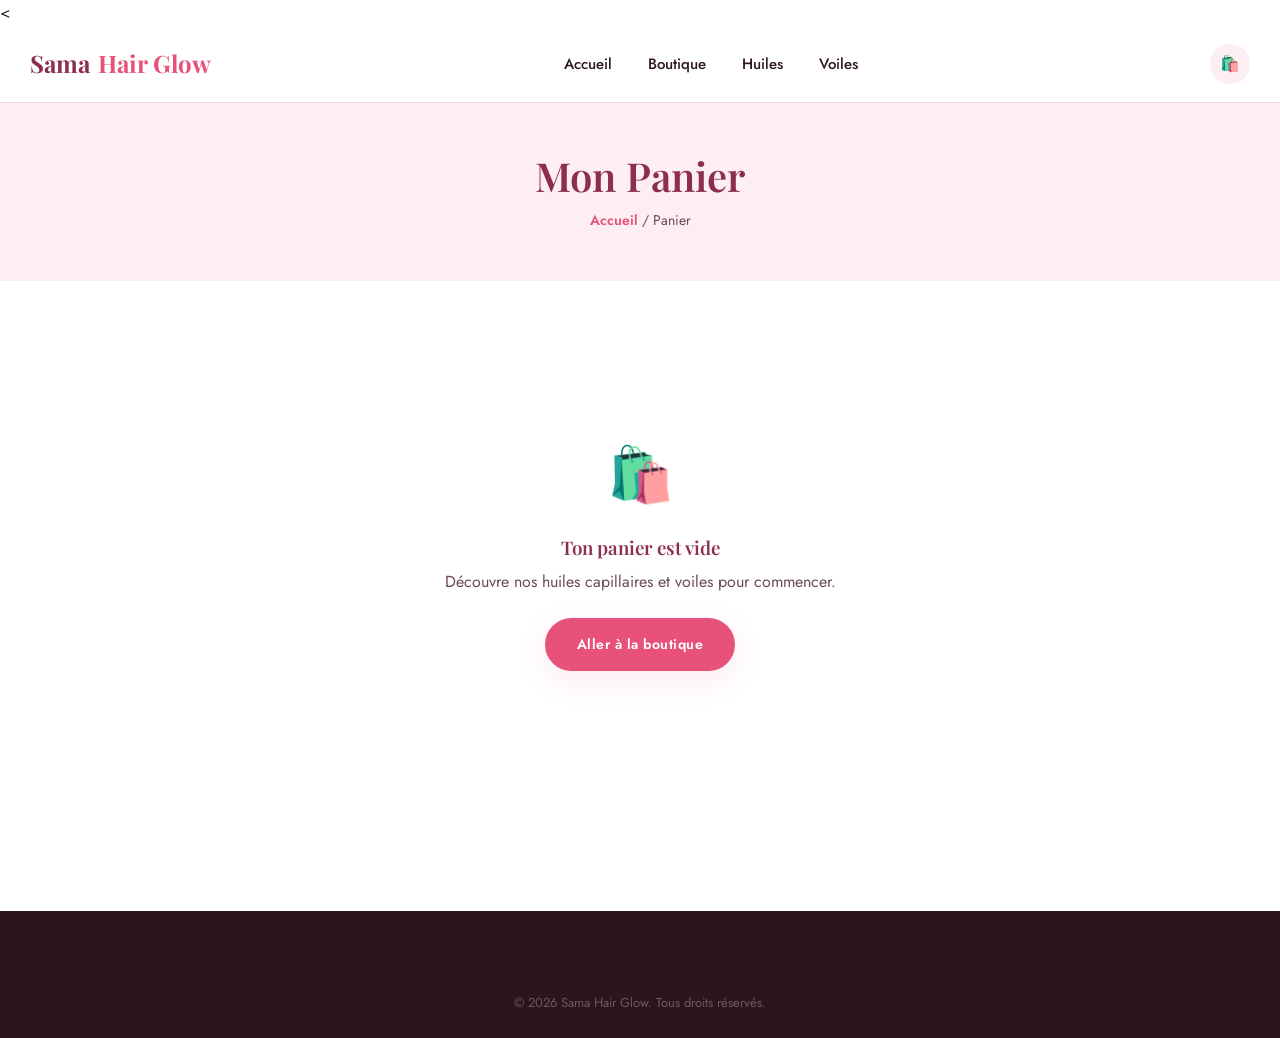
<file: panier.html>
<!DOCTYPE html>
<html lang="fr">
<head>
<meta charset="UTF-8">
<meta name="viewport" content="width=device-width, initial-scale=1.0">
<title>Mon Panier — Sama Hair Glow</title>
<
</head>
<body>

  <style>
    /* ============================================
   SAMA HAIR GLOW — Design system
   Rose & Blanc, élégant, chaleureux
   ============================================ */

@import url('https://fonts.googleapis.com/css2?family=Playfair+Display:ital,wght@0,500;0,600;0,700;1,500&family=Jost:wght@300;400;500;600;700&display=swap');

:root {
  /* Couleurs */
  --rose-primary: #E8527A;
  --rose-primary-dark: #C93F65;
  --rose-deep: #8C2E4D;
  --pink-soft: #FDEEF3;
  --pink-softer: #FFF8FA;
  --white: #FFFFFF;
  --charcoal: #2B1620;
  --charcoal-soft: #6B4A55;
  --gold-glow: #E8B86D;
  --line: #F3D9E2;

  /* Typo */
  --font-display: 'Playfair Display', serif;
  --font-body: 'Jost', sans-serif;

  /* Ombres */
  --shadow-soft: 0 10px 30px rgba(232, 82, 122, 0.12);
  --shadow-card: 0 4px 18px rgba(140, 46, 77, 0.08);

  --radius: 18px;
}

* { margin: 0; padding: 0; box-sizing: border-box; }

html { scroll-behavior: smooth; }

body {
  font-family: var(--font-body);
  color: var(--charcoal);
  background: var(--white);
  line-height: 1.6;
  -webkit-font-smoothing: antialiased;
}

img { max-width: 100%; display: block; }
a { text-decoration: none; color: inherit; }
ul { list-style: none; }
button { font-family: inherit; cursor: pointer; border: none; background: none; }

.container {
  max-width: 1220px;
  margin: 0 auto;
  padding: 0 24px;
}

h1, h2, h3, h4 {
  font-family: var(--font-display);
  color: var(--rose-deep);
  font-weight: 600;
  line-height: 1.15;
}

.eyebrow {
  display: inline-flex;
  align-items: center;
  gap: 8px;
  font-size: 13px;
  letter-spacing: 3px;
  text-transform: uppercase;
  color: var(--rose-primary);
  font-weight: 600;
  margin-bottom: 14px;
}
.eyebrow::before {
  content: "";
  width: 22px;
  height: 1px;
  background: var(--rose-primary);
  display: inline-block;
}

.btn {
  display: inline-flex;
  align-items: center;
  justify-content: center;
  gap: 8px;
  padding: 15px 32px;
  border-radius: 999px;
  font-size: 14px;
  font-weight: 600;
  letter-spacing: 0.5px;
  transition: all 0.25s ease;
}
.btn-primary {
  background: var(--rose-primary);
  color: var(--white);
  box-shadow: var(--shadow-soft);
}
.btn-primary:hover {
  background: var(--rose-primary-dark);
  transform: translateY(-2px);
}
.btn-outline {
  border: 1.5px solid var(--rose-primary);
  color: var(--rose-primary);
  background: var(--white);
}
.btn-outline:hover {
  background: var(--rose-primary);
  color: var(--white);
}
.btn-block { width: 100%; }
.btn:disabled { opacity: 0.5; cursor: not-allowed; }

/* ===== HEADER ===== */
.site-header {
  position: sticky;
  top: 0;
  z-index: 100;
  background: rgba(255,255,255,0.92);
  backdrop-filter: blur(10px);
  border-bottom: 1px solid var(--line);
}
.nav {
  display: flex;
  align-items: center;
  justify-content: space-between;
  padding: 18px 0;
}
.logo {
  font-family: var(--font-display);
  font-size: 24px;
  font-weight: 700;
  color: var(--rose-deep);
  display: flex;
  align-items: center;
  gap: 8px;
}
.logo span { color: var(--rose-primary); }
.nav-links {
  display: flex;
  gap: 36px;
  font-size: 15px;
  font-weight: 500;
}
.nav-links a {
  position: relative;
  color: var(--charcoal);
  transition: color 0.2s;
}
.nav-links a:hover, .nav-links a.active { color: var(--rose-primary); }
.nav-links a.active::after {
  content: "";
  position: absolute;
  bottom: -6px; left: 0;
  width: 100%; height: 2px;
  background: var(--rose-primary);
  border-radius: 2px;
}
.nav-actions {
  display: flex;
  align-items: center;
  gap: 18px;
}
.icon-btn {
  position: relative;
  width: 40px; height: 40px;
  display: flex; align-items: center; justify-content: center;
  border-radius: 50%;
  background: var(--pink-soft);
  color: var(--rose-deep);
  transition: background 0.2s;
}
.icon-btn:hover { background: var(--rose-primary); color: var(--white); }
.cart-count {
  position: absolute;
  top: -4px; right: -4px;
  background: var(--rose-primary);
  color: white;
  font-size: 11px;
  font-weight: 700;
  width: 19px; height: 19px;
  border-radius: 50%;
  display: flex; align-items: center; justify-content: center;
  border: 2px solid white;
}
.burger { display: none; }

/* ===== HERO ===== */
.hero {
  position: relative;
  overflow: hidden;
  background: linear-gradient(180deg, var(--pink-softer) 0%, var(--white) 100%);
  padding: 70px 0 40px;
}
.hero-grid {
  display: grid;
  grid-template-columns: 1fr 1fr;
  align-items: center;
  gap: 40px;
}
.hero h1 {
  font-size: 56px;
  margin-bottom: 20px;
}
.hero h1 em {
  font-style: italic;
  color: var(--rose-primary);
}
.hero p {
  color: var(--charcoal-soft);
  font-size: 17px;
  max-width: 440px;
  margin-bottom: 32px;
}
.hero-actions { display: flex; gap: 16px; }
.hero-visual {
  position: relative;
  display: flex;
  align-items: center;
  justify-content: center;
}
.glow-ring {
  position: absolute;
  width: 460px; height: 460px;
  border-radius: 50%;
  background: radial-gradient(circle, rgba(232,184,109,0.35) 0%, rgba(232,82,122,0.22) 45%, rgba(232,82,122,0) 72%);
  filter: blur(4px);
  z-index: 0;
}
.hero-visual img {
  position: relative;
  z-index: 1;
  width: 380px;
  border-radius: 50%;
  box-shadow: var(--shadow-soft);
  border: 6px solid var(--white);
  object-fit: cover;
}

/* Photo produit rectangulaire (lifestyle) : on garde un cadre élégant
   plutôt qu'un cercle, pour ne pas rogner l'image */
.hero-visual img.hero-photo {
  width: 400px;
  height: 480px;
  border-radius: 28px;
  object-fit: cover;
  border: 8px solid var(--white);
}
.glow-ring {
  width: 480px;
  height: 480px;
}
.hero-badge {
  position: absolute;
  z-index: 2;
  bottom: 18px; left: 6px;
  background: var(--white);
  border-radius: 16px;
  padding: 12px 18px;
  box-shadow: var(--shadow-card);
  display: flex; align-items: center; gap: 10px;
  font-size: 13px;
  font-weight: 600;
}
.hero-badge .dot {
  width: 34px; height: 34px;
  border-radius: 50%;
  background: var(--pink-soft);
  display: flex; align-items: center; justify-content: center;
  font-size: 16px;
}

/* ===== CATEGORY STRIP ===== */
.cat-strip {
  padding: 70px 0 20px;
  text-align: center;
}
.cat-strip .eyebrow { justify-content: center; }
.cat-strip h2 { font-size: 38px; margin-bottom: 48px; }
.cat-grid {
  display: grid;
  grid-template-columns: repeat(4, 1fr);
  gap: 24px;
}
.cat-card {
  background: var(--pink-softer);
  border: 1px solid var(--line);
  border-radius: var(--radius);
  padding: 30px 18px;
  transition: transform 0.25s ease, box-shadow 0.25s ease;
}
.cat-card:hover {
  transform: translateY(-6px);
  box-shadow: var(--shadow-soft);
}
.cat-card img {
  width: 92px; height: 92px;
  object-fit: cover;
  border-radius: 50%;
  margin: 0 auto 16px;
  border: 4px solid var(--white);
  box-shadow: var(--shadow-card);
}
.cat-card h4 { font-size: 16px; color: var(--charcoal); font-weight: 600; }

/* ===== PROMO BANNERS ===== */
.promo-section {
  padding: 80px 0;
}
.promo-grid {
  display: grid;
  grid-template-columns: 1fr 1fr;
  gap: 24px;
}
.promo-card {
  border-radius: var(--radius);
  padding: 44px;
  min-height: 260px;
  display: flex;
  flex-direction: column;
  justify-content: center;
  position: relative;
  overflow: hidden;
}
.promo-card.rose {
  background: linear-gradient(135deg, var(--rose-deep), var(--rose-primary));
  color: var(--white);
}
.promo-card.rose h3, .promo-card.rose .eyebrow { color: var(--white); }
.promo-card.rose .eyebrow::before { background: var(--white); }
.promo-card.light {
  background: var(--pink-soft);
  color: var(--charcoal);
}
.promo-card h3 { font-size: 30px; margin-bottom: 12px; }
.promo-card p { opacity: 0.85; margin-bottom: 22px; max-width: 280px; }

/* ===== PRODUCTS GRID ===== */
.section {
  padding: 70px 0;
}
.section-head {
  display: flex;
  align-items: flex-end;
  justify-content: space-between;
  margin-bottom: 40px;
}
.section-head h2 { font-size: 34px; }

.filters {
  display: flex;
  gap: 10px;
  margin-bottom: 36px;
  flex-wrap: wrap;
}
.filter-chip {
  padding: 9px 20px;
  border-radius: 999px;
  border: 1.5px solid var(--line);
  font-size: 13px;
  font-weight: 600;
  color: var(--charcoal-soft);
  transition: all 0.2s;
}
.filter-chip.active, .filter-chip:hover {
  background: var(--rose-primary);
  border-color: var(--rose-primary);
  color: white;
}

.products-grid {
  display: grid;
  grid-template-columns: repeat(4, 1fr);
  gap: 26px;
}
.product-card {
  background: var(--white);
  border: 1px solid var(--line);
  border-radius: var(--radius);
  overflow: hidden;
  transition: transform 0.25s ease, box-shadow 0.25s ease;
  display: flex;
  flex-direction: column;
}
.product-card:hover {
  transform: translateY(-6px);
  box-shadow: var(--shadow-soft);
}
.product-thumb {
  position: relative;
  aspect-ratio: 1/1;
  background: var(--pink-softer);
  overflow: hidden;
}
.product-thumb img {
  width: 100%; height: 100%;
  object-fit: cover;
}
.product-tag {
  position: absolute;
  top: 12px; left: 12px;
  background: var(--rose-primary);
  color: white;
  font-size: 11px;
  font-weight: 700;
  padding: 5px 12px;
  border-radius: 999px;
  letter-spacing: 0.5px;
}
.quick-add {
  position: absolute;
  bottom: 12px; right: 12px;
  width: 40px; height: 40px;
  border-radius: 50%;
  background: white;
  color: var(--rose-primary);
  display: flex; align-items: center; justify-content: center;
  font-size: 19px;
  box-shadow: var(--shadow-card);
  opacity: 0;
  transform: translateY(8px);
  transition: all 0.25s ease;
}
.product-card:hover .quick-add { opacity: 1; transform: translateY(0); }
.product-info { padding: 18px 18px 20px; flex: 1; display: flex; flex-direction: column; }
.product-cat { font-size: 12px; color: var(--rose-primary); font-weight: 600; text-transform: uppercase; letter-spacing: 0.5px; margin-bottom: 6px; }
.product-info h4 { font-size: 16px; color: var(--charcoal); font-weight: 600; margin-bottom: 8px; }
.product-price { margin-top: auto; display: flex; align-items: baseline; gap: 8px; font-family: var(--font-display); }
.product-price .now { font-size: 19px; font-weight: 700; color: var(--rose-deep); }
.product-price .old { font-size: 13px; color: var(--charcoal-soft); text-decoration: line-through; }

/* ===== CTA BANNER ===== */
.cta-banner {
  background: linear-gradient(135deg, var(--rose-deep), var(--rose-primary));
  border-radius: 28px;
  padding: 60px;
  display: flex;
  align-items: center;
  justify-content: space-between;
  color: white;
  margin: 0 24px;
}
.cta-banner h3 { color: white; font-size: 30px; max-width: 460px; }
.cta-banner .btn-primary { background: white; color: var(--rose-deep); }

/* ===== FOOTER ===== */
.site-footer {
  background: var(--charcoal);
  color: #F0DCE3;
  padding: 60px 0 24px;
  margin-top: 90px;
}
.footer-grid {
  display: grid;
  grid-template-columns: 1.4fr 1fr 1fr 1.2fr;
  gap: 40px;
  padding-bottom: 40px;
  border-bottom: 1px solid rgba(255,255,255,0.1);
}
.footer-grid h5 { color: white; font-family: var(--font-display); font-size: 16px; margin-bottom: 18px; }
.footer-grid p { color: #C9A6B2; font-size: 14px; }
.footer-grid ul li { margin-bottom: 10px; }
.footer-grid ul li a { color: #C9A6B2; font-size: 14px; transition: color 0.2s; }
.footer-grid ul li a:hover { color: var(--gold-glow); }
.footer-bottom {
  padding-top: 22px;
  text-align: center;
  font-size: 13px;
  color: #A8899190;
}
.footer-logo { font-family: var(--font-display); font-size: 22px; color: white; margin-bottom: 14px; }

/* ===== BREADCRUMB / PAGE HEADER ===== */
.page-header {
  background: var(--pink-soft);
  padding: 50px 0;
  text-align: center;
}
.page-header h1 { font-size: 40px; }
.page-header .crumb { color: var(--charcoal-soft); font-size: 14px; margin-top: 10px; }
.page-header .crumb a { color: var(--rose-primary); font-weight: 600; }

/* ===== CART / CHECKOUT ===== */
.cart-layout {
  display: grid;
  grid-template-columns: 1.6fr 1fr;
  gap: 40px;
  align-items: start;
}
.cart-table { width: 100%; border-collapse: collapse; }
.cart-table th {
  text-align: left;
  font-size: 12px;
  text-transform: uppercase;
  letter-spacing: 0.5px;
  color: var(--charcoal-soft);
  padding-bottom: 16px;
  border-bottom: 1px solid var(--line);
}
.cart-item td {
  padding: 20px 0;
  border-bottom: 1px solid var(--line);
  vertical-align: middle;
}
.cart-item-info { display: flex; align-items: center; gap: 16px; }
.cart-item-info img { width: 72px; height: 72px; border-radius: 12px; object-fit: cover; }
.cart-item-info h4 { font-size: 15px; margin-bottom: 4px; color: var(--charcoal); font-weight: 600; }
.cart-item-info span { font-size: 13px; color: var(--charcoal-soft); }
.qty-control {
  display: inline-flex;
  align-items: center;
  border: 1.5px solid var(--line);
  border-radius: 999px;
  overflow: hidden;
}
.qty-control button {
  width: 32px; height: 32px;
  font-size: 16px;
  color: var(--rose-primary);
  font-weight: 700;
}
.qty-control span { width: 30px; text-align: center; font-weight: 600; font-size: 14px; }
.remove-btn { color: #C24B6B; font-size: 13px; font-weight: 600; margin-top: 6px; display: inline-block; }
.cart-price { font-weight: 700; color: var(--rose-deep); font-family: var(--font-display); }

.summary-card {
  background: var(--pink-softer);
  border: 1px solid var(--line);
  border-radius: var(--radius);
  padding: 30px;
  position: sticky;
  top: 100px;
}
.summary-card h3 { font-size: 20px; margin-bottom: 22px; }
.summary-row {
  display: flex;
  justify-content: space-between;
  font-size: 14px;
  color: var(--charcoal-soft);
  margin-bottom: 14px;
}
.summary-row.total {
  font-size: 18px;
  font-weight: 700;
  color: var(--rose-deep);
  font-family: var(--font-display);
  border-top: 1px solid var(--line);
  padding-top: 16px;
  margin-top: 8px;
}
.empty-cart {
  text-align: center;
  padding: 80px 20px;
  color: var(--charcoal-soft);
}
.empty-cart .icon { font-size: 54px; margin-bottom: 20px; }

/* Payment methods */
.pay-methods { display: flex; flex-direction: column; gap: 12px; margin: 20px 0; }
.pay-method {
  display: flex;
  align-items: center;
  gap: 14px;
  padding: 16px;
  border: 2px solid var(--line);
  border-radius: 14px;
  cursor: pointer;
  transition: all 0.2s;
}
.pay-method.selected {
  border-color: var(--rose-primary);
  background: var(--pink-soft);
}
.pay-method img { width: 44px; height: 44px; border-radius: 10px; object-fit: cover; }
.pay-method .name { font-weight: 700; font-size: 15px; }
.pay-method .desc { font-size: 12px; color: var(--charcoal-soft); }
.pay-method input { accent-color: var(--rose-primary); width: 18px; height: 18px; margin-left: auto; }

.form-field { margin-bottom: 18px; }
.form-field label { display: block; font-size: 13px; font-weight: 600; margin-bottom: 8px; color: var(--charcoal); }
.form-field input, .form-field select {
  width: 100%;
  padding: 13px 16px;
  border: 1.5px solid var(--line);
  border-radius: 10px;
  font-family: inherit;
  font-size: 14px;
  background: var(--white);
}
.form-field input:focus, .form-field select:focus {
  outline: none;
  border-color: var(--rose-primary);
}
.form-row { display: grid; grid-template-columns: 1fr 1fr; gap: 16px; }

.toast {
  position: fixed;
  bottom: 30px; right: 30px;
  background: var(--charcoal);
  color: white;
  padding: 16px 24px;
  border-radius: 12px;
  font-size: 14px;
  font-weight: 600;
  box-shadow: 0 10px 30px rgba(0,0,0,0.2);
  z-index: 999;
  display: flex; align-items: center; gap: 10px;
  transform: translateY(120%);
  opacity: 0;
  transition: all 0.35s cubic-bezier(.2,1,.3,1);
}
.toast.show { transform: translateY(0); opacity: 1; }

/* ===== RESPONSIVE ===== */
@media (max-width: 980px) {
  .hero-grid { grid-template-columns: 1fr; text-align: center; }
  .hero p { margin-left: auto; margin-right: auto; }
  .hero-actions { justify-content: center; }
  .cat-grid, .products-grid { grid-template-columns: repeat(2, 1fr); }
  .promo-grid { grid-template-columns: 1fr; }
  .footer-grid { grid-template-columns: 1fr 1fr; }
  .cart-layout { grid-template-columns: 1fr; }
  .cta-banner { flex-direction: column; gap: 24px; text-align: center; padding: 40px 28px; }
}
@media (max-width: 640px) {
  .nav-links { display: none; }
  .hero h1 { font-size: 36px; }
  .hero-visual img.hero-photo { width: 280px; height: 340px; }
  .glow-ring { width: 320px; height: 320px; }
  .cat-grid, .products-grid { grid-template-columns: repeat(2, 1fr); gap: 14px; }
  .footer-grid { grid-template-columns: 1fr; }
  .form-row { grid-template-columns: 1fr; }
}

  </style>
<header class="site-header">
  <div class="container nav">
    <a href="index.html" class="logo">Sama <span>Hair Glow</span></a>
    <nav class="nav-links">
      <a href="index.html">Accueil</a>
      <a href="boutique.html">Boutique</a>
      <a href="boutique.html?cat=huiles">Huiles</a>
      <a href="boutique.html?cat=voiles">Voiles</a>
    </nav>
    <div class="nav-actions">
      <a href="panier.html" class="icon-btn" aria-label="Panier">
        🛍️
        <span class="cart-count">0</span>
      </a>
    </div>
  </div>
</header>

<section class="page-header">
  <h1>Mon Panier</h1>
  <div class="crumb"><a href="index.html">Accueil</a> / Panier</div>
</section>

<section class="section container" id="cart-root"></section>

<footer class="site-footer">
  <div class="container">
    <div class="footer-bottom">© 2026 Sama Hair Glow. Tous droits réservés.</div>
  </div>
</footer>

<script>
  // ============================================
// SAMA HAIR GLOW — Catalogue produits
// Site 100% statique : les produits sont définis ici directement,
// il n'y a plus besoin d'un serveur/backend pour les servir.
// ============================================

const CATEGORIES = [
  { id: "huiles", nom: "Huiles capillaires", image: "huile.jpeg" },
  { id: "voiles", nom: "Voiles", image: "voiles.jpeg" }
];

const PRODUCTS = [
  {
    id: "hg-01",
    nom: "Huile Croissance Ricin & Coco",
    categorie: "huiles",
    prix: 3500,
    image: "huile.jpeg",
    tag: "Best-seller",
    description: "Un mélange nourrissant à base d'huile de ricin et de coco qui stimule la pousse et renforce les cheveux fragiles dès les premières utilisations."
  },
  {
    id: "hg-00",
    nom: "Huile Incroyable",
    categorie: "huiles",
    prix: 3500,
    image: "huile1.jpeg",
    description: "Formule polyvalente qui hydrate en profondeur et redonne de l'éclat aux cheveux ternes et abîmés."
  },
  {
    id: "hg-02",
    nom: "Huile Brillance Argan Pure",
    categorie: "huiles",
    prix: 3500,
    image: "huile2.jpeg",
    tag: "Best-seller",
    description: "L'huile d'argan pure qui illumine la fibre capillaire et lisse les pointes fourchues."
  },
  {
    id: "hg-03",
    nom: "Sérum Fortifiant Nigelle",
    categorie: "huiles",
    prix: 3500,
    image: "HUILLe.jpeg",
    description: "Un sérum concentré en graine de nigelle pour fortifier les racines et limiter la chute."
  },
  {
    id: "hg-04",
    nom: "A partir de 12000 ",
    categorie: "voiles",
    prix: 12000,
    image: "a.jpeg",
    description: "Notre huile signature, légère et non grasse, pour un entretien quotidien tout en douceur."
  },
  {
    id: "hg-05",
    nom: "Voile sirk",
    categorie: "voiles",
    prix: 6000,
    image: "ab.jpeg",
    tag: "Nouveau",
    description: "Voile en soie douce et légère, idéal pour protéger les cheveux la nuit ou pour un look élégant au quotidien. ."
  },
  {
    id: "hg-06",
    nom: "Huile Glow Multi-Usage Hydrate",
    categorie: "huiles",
    prix: 2500,
    image: "abc.jpeg",
    description: "Version hydratante de notre huile Glow, idéale pour les cheveux secs et déshydratés."
  },
  {
    id: "hg-07",
    nom: "Huile Anti-Casse Avocat",
    categorie: "huiles",
    prix: 2500,
    image: "abcd.jpeg",
    description: "Enrichie en avocat, cette huile limite la casse et redonne souplesse et résistance aux cheveux."
  },
  {
    id: "vl-01",
    nom: "Voile Sirk",
    categorie: "voiles",
    prix: 6000,
    image: "c.jpeg",
    tag: "Best-seller",
    description: "Voile en soie douce et légère, idéal pour protéger les cheveux la nuit ou pour un look élégant au quotidien."
  },
  {
    id: "vl-02",
    nom: "Voile Sirk",
    categorie: "voiles",
    prix: 6000,
    image: "cc.jpeg",
    description: " disponible en plusieurs coloris."
  },
  {
    id: "vl-03",
    nom: "Voile Jersey",
    categorie: "voiles",
    prix: 8000,
    image: "jersey.jpeg",
    description: "Voile en jersey extensible et confortable, parfait pour un port toute la journée."
  },
  {
    id: "vl-04",
    nom: "Voile Jersey",
    categorie: "voiles",
    prix: 8000,
    image: "jersey1.jpeg",
    description: "Voile en jersey doux au toucher, facile à nouer et à assortir."
  },
  {
    id: "vl-05",
    nom: "Voile Jersey",
    categorie: "voiles",
    prix: 8000,
    image: "jersey liquide2.jpeg",
    tag: "Nouveau",
    description: "Voile en jersey fluide, tombant parfaitement pour une allure raffinée."
  },
  {
    id: "vl-06",
    nom: "Voile Diaz",
    categorie: "voiles",
    prix: 5000,
    image: "diaz.jpeg",
    description: "Voile Diaz léger, respirant, pour un confort optimal même en journée chaude."
  },
  {
    id: "vl-07",
    nom: "Voile Diaz",
    categorie: "voiles",
    prix: 5000,
    image: "voilediaz.jpeg",
    description: "Voile Diaz disponible en plusieurs teintes, tissu doux et agréable à porter."
  },
  {
    id: "vl-08",
    nom: "Voile Modal",
    categorie: "voiles",
    prix: 6000,
    image: "modal.jpeg",
    description: "Voile en modal, matière souple et fluide qui s'adapte à toutes les tenues."
  },
  {
    id: "vl-09",
    nom: "Voile Modal",
    categorie: "voiles",
    prix: 6000,
    image: "modale.jpeg",
    description: "Voile en modal, confortable et facile d'entretien au quotidien."
  }
];

</script>

<script>
 // ============================================
// SAMA HAIR GLOW — Moteur du panier
// Le panier est stocké en localStorage (persiste entre les pages/visites)
// Le TOTAL est toujours recalculé automatiquement à partir des lignes du panier
// ============================================

const CART_KEY = "samahairglow_cart";

function getCart() {
  try {
    return JSON.parse(localStorage.getItem(CART_KEY)) || [];
  } catch (e) {
    return [];
  }
}

function saveCart(cart) {
  localStorage.setItem(CART_KEY, JSON.stringify(cart));
  updateCartBadge();
}

function addToCart(productId, qty = 1) {
  const product = PRODUCTS.find(p => p.id === productId);
  if (!product) return;

  const cart = getCart();
  const existing = cart.find(item => item.id === productId);

  if (existing) {
    existing.qty += qty;
  } else {
    cart.push({
      id: product.id,
      nom: product.nom,
      prix: product.prix,
      image: product.image,
      qty: qty
    });
  }

  saveCart(cart);
  showToast(`${product.nom} ajouté au panier`);
}

function updateQty(productId, delta) {
  const cart = getCart();
  const item = cart.find(i => i.id === productId);
  if (!item) return;

  item.qty += delta;
  if (item.qty <= 0) {
    return removeFromCart(productId);
  }
  saveCart(cart);
  if (typeof renderCartPage === "function") renderCartPage();
}

function removeFromCart(productId) {
  let cart = getCart();
  cart = cart.filter(i => i.id !== productId);
  saveCart(cart);
  if (typeof renderCartPage === "function") renderCartPage();
}

// ---- Calculs automatiques ----
function formatPrix(n) {
  return Number(n).toLocaleString("fr-FR") + " FCFA";
}

function getCartCount() {
  return getCart().reduce((sum, item) => sum + item.qty, 0);
}

function getSousTotal() {
  return getCart().reduce((sum, item) => sum + (item.prix * item.qty), 0);
}

function getTotal() {
  return getSousTotal();
}

// ---- UI : badge panier dans le header (toutes les pages) ----
function updateCartBadge() {
  document.querySelectorAll(".cart-count").forEach(el => {
    const count = getCartCount();
    el.textContent = count;
    el.style.display = count > 0 ? "flex" : "none";
  });
}

// ---- Toast de confirmation ----
function showToast(message) {
  let toast = document.querySelector(".toast");
  if (!toast) {
    toast = document.createElement("div");
    toast.className = "toast";
    document.body.appendChild(toast);
  }
  toast.innerHTML = `✓ ${message}`;
  toast.classList.add("show");
  clearTimeout(window._toastTimer);
  window._toastTimer = setTimeout(() => toast.classList.remove("show"), 2600);
}

document.addEventListener("DOMContentLoaded", updateCartBadge);

</script>

<script>
  function renderCartPage() {
    const cart = getCart();
    const root = document.getElementById("cart-root");

    if (cart.length === 0) {
      root.innerHTML = `
        <div class="empty-cart">
          <div class="icon">🛍️</div>
          <h3>Ton panier est vide</h3>
          <p style="margin:10px 0 24px;">Découvre nos huiles capillaires et voiles pour commencer.</p>
          <a href="boutique.html" class="btn btn-primary">Aller à la boutique</a>
        </div>
      `;
      return;
    }

    root.innerHTML = `
      <div class="cart-layout">
        <div>
          <table class="cart-table">
            <thead>
              <tr><th>Produit</th><th>Quantité</th><th>Total</th><th></th></tr>
            </thead>
            <tbody>
              ${cart.map(item => `
                <tr class="cart-item">
                  <td>
                    <div class="cart-item-info">
                      <img src="${item.image}" alt="${item.nom}">
                      <div>
                        <h4>${item.nom}</h4>
                        <span>${formatPrix(item.prix)} / unité</span>
                      </div>
                    </div>
                  </td>
                  <td>
                    <div class="qty-control">
                      <button onclick="updateQty('${item.id}', -1)">−</button>
                      <span>${item.qty}</span>
                      <button onclick="updateQty('${item.id}', 1)">+</button>
                    </div>
                  </td>
                  <td class="cart-price">${formatPrix(item.prix * item.qty)}</td>
                  <td><button class="remove-btn" onclick="removeFromCart('${item.id}')">Retirer</button></td>
                </tr>
              `).join("")}
            </tbody>
          </table>
        </div>

        <div class="summary-card">
          <h3>Résumé de la commande</h3>
          <div class="summary-row"><span>Sous-total</span><span>${formatPrix(getSousTotal())}</span></div>
          <div class="summary-row total"><span>Total</span><span>${formatPrix(getTotal())}</span></div>
          <a href="checkout.html" class="btn btn-primary btn-block" style="margin-top:20px;">Passer la commande →</a>
          <a href="boutique.html" class="btn btn-outline btn-block" style="margin-top:12px;">Continuer mes achats</a>
        </div>
      </div>
    `;
  }

  renderCartPage();
</script>
</body>
</html>
</file>
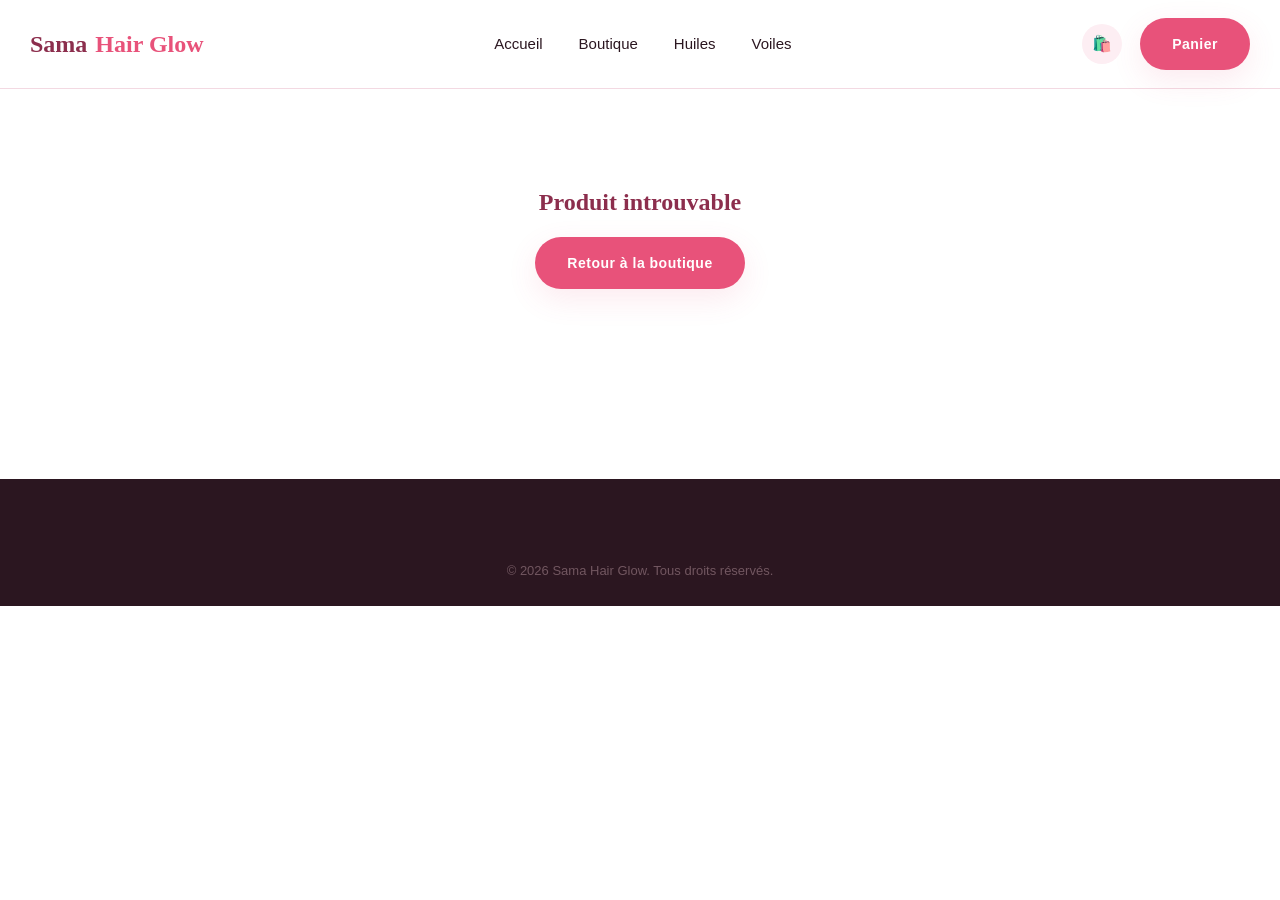
<file: produit.html>
<!DOCTYPE html>
<html lang="fr">
<head>
<meta charset="UTF-8">
<meta name="viewport" content="width=device-width, initial-scale=1.0">
<title>Produit — Sama Hair Glow</title>

<style>
  .product-detail { display: grid; grid-template-columns: 1fr 1fr; gap: 60px; align-items: flex-start; padding: 60px 0; }
  .product-detail-img { border-radius: 24px; overflow: hidden; aspect-ratio: 1/1; }
  .product-detail-img img { width: 100%; height: 100%; object-fit: cover; }
  .product-detail h1 { font-size: 32px; margin-bottom: 14px; }
  .product-detail .price-row { display: flex; align-items: baseline; gap: 12px; margin: 16px 0 24px; }
  .product-detail .now { font-size: 28px; font-weight: 700; color: var(--rose-deep); font-family: var(--font-display); }
  .product-detail .old { font-size: 16px; color: var(--charcoal-soft); text-decoration: line-through; }
  .product-detail .desc { color: var(--charcoal-soft); margin-bottom: 30px; line-height: 1.8; }
  .add-row { display: flex; align-items: center; gap: 16px; margin-bottom: 20px; }
  @media (max-width: 900px) { .product-detail { grid-template-columns: 1fr; } }

  /* ============================================
   SAMA HAIR GLOW — Design system
   Rose & Blanc, élégant, chaleureux
   ============================================ */

@import url('https://fonts.googleapis.com/css2?family=Playfair+Display:ital,wght@0,500;0,600;0,700;1,500&family=Jost:wght@300;400;500;600;700&display=swap');

:root {
  /* Couleurs */
  --rose-primary: #E8527A;
  --rose-primary-dark: #C93F65;
  --rose-deep: #8C2E4D;
  --pink-soft: #FDEEF3;
  --pink-softer: #FFF8FA;
  --white: #FFFFFF;
  --charcoal: #2B1620;
  --charcoal-soft: #6B4A55;
  --gold-glow: #E8B86D;
  --line: #F3D9E2;

  /* Typo */
  --font-display: 'Playfair Display', serif;
  --font-body: 'Jost', sans-serif;

  /* Ombres */
  --shadow-soft: 0 10px 30px rgba(232, 82, 122, 0.12);
  --shadow-card: 0 4px 18px rgba(140, 46, 77, 0.08);

  --radius: 18px;
}

* { margin: 0; padding: 0; box-sizing: border-box; }

html { scroll-behavior: smooth; }

body {
  font-family: var(--font-body);
  color: var(--charcoal);
  background: var(--white);
  line-height: 1.6;
  -webkit-font-smoothing: antialiased;
}

img { max-width: 100%; display: block; }
a { text-decoration: none; color: inherit; }
ul { list-style: none; }
button { font-family: inherit; cursor: pointer; border: none; background: none; }

.container {
  max-width: 1220px;
  margin: 0 auto;
  padding: 0 24px;
}

h1, h2, h3, h4 {
  font-family: var(--font-display);
  color: var(--rose-deep);
  font-weight: 600;
  line-height: 1.15;
}

.eyebrow {
  display: inline-flex;
  align-items: center;
  gap: 8px;
  font-size: 13px;
  letter-spacing: 3px;
  text-transform: uppercase;
  color: var(--rose-primary);
  font-weight: 600;
  margin-bottom: 14px;
}
.eyebrow::before {
  content: "";
  width: 22px;
  height: 1px;
  background: var(--rose-primary);
  display: inline-block;
}

.btn {
  display: inline-flex;
  align-items: center;
  justify-content: center;
  gap: 8px;
  padding: 15px 32px;
  border-radius: 999px;
  font-size: 14px;
  font-weight: 600;
  letter-spacing: 0.5px;
  transition: all 0.25s ease;
}
.btn-primary {
  background: var(--rose-primary);
  color: var(--white);
  box-shadow: var(--shadow-soft);
}
.btn-primary:hover {
  background: var(--rose-primary-dark);
  transform: translateY(-2px);
}
.btn-outline {
  border: 1.5px solid var(--rose-primary);
  color: var(--rose-primary);
  background: var(--white);
}
.btn-outline:hover {
  background: var(--rose-primary);
  color: var(--white);
}
.btn-block { width: 100%; }
.btn:disabled { opacity: 0.5; cursor: not-allowed; }

/* ===== HEADER ===== */
.site-header {
  position: sticky;
  top: 0;
  z-index: 100;
  background: rgba(255,255,255,0.92);
  backdrop-filter: blur(10px);
  border-bottom: 1px solid var(--line);
}
.nav {
  display: flex;
  align-items: center;
  justify-content: space-between;
  padding: 18px 0;
}
.logo {
  font-family: var(--font-display);
  font-size: 24px;
  font-weight: 700;
  color: var(--rose-deep);
  display: flex;
  align-items: center;
  gap: 8px;
}
.logo span { color: var(--rose-primary); }
.nav-links {
  display: flex;
  gap: 36px;
  font-size: 15px;
  font-weight: 500;
}
.nav-links a {
  position: relative;
  color: var(--charcoal);
  transition: color 0.2s;
}
.nav-links a:hover, .nav-links a.active { color: var(--rose-primary); }
.nav-links a.active::after {
  content: "";
  position: absolute;
  bottom: -6px; left: 0;
  width: 100%; height: 2px;
  background: var(--rose-primary);
  border-radius: 2px;
}
.nav-actions {
  display: flex;
  align-items: center;
  gap: 18px;
}
.icon-btn {
  position: relative;
  width: 40px; height: 40px;
  display: flex; align-items: center; justify-content: center;
  border-radius: 50%;
  background: var(--pink-soft);
  color: var(--rose-deep);
  transition: background 0.2s;
}
.icon-btn:hover { background: var(--rose-primary); color: var(--white); }
.cart-count {
  position: absolute;
  top: -4px; right: -4px;
  background: var(--rose-primary);
  color: white;
  font-size: 11px;
  font-weight: 700;
  width: 19px; height: 19px;
  border-radius: 50%;
  display: flex; align-items: center; justify-content: center;
  border: 2px solid white;
}
.burger { display: none; }

/* ===== HERO ===== */
.hero {
  position: relative;
  overflow: hidden;
  background: linear-gradient(180deg, var(--pink-softer) 0%, var(--white) 100%);
  padding: 70px 0 40px;
}
.hero-grid {
  display: grid;
  grid-template-columns: 1fr 1fr;
  align-items: center;
  gap: 40px;
}
.hero h1 {
  font-size: 56px;
  margin-bottom: 20px;
}
.hero h1 em {
  font-style: italic;
  color: var(--rose-primary);
}
.hero p {
  color: var(--charcoal-soft);
  font-size: 17px;
  max-width: 440px;
  margin-bottom: 32px;
}
.hero-actions { display: flex; gap: 16px; }
.hero-visual {
  position: relative;
  display: flex;
  align-items: center;
  justify-content: center;
}
.glow-ring {
  position: absolute;
  width: 460px; height: 460px;
  border-radius: 50%;
  background: radial-gradient(circle, rgba(232,184,109,0.35) 0%, rgba(232,82,122,0.22) 45%, rgba(232,82,122,0) 72%);
  filter: blur(4px);
  z-index: 0;
}
.hero-visual img {
  position: relative;
  z-index: 1;
  width: 380px;
  border-radius: 50%;
  box-shadow: var(--shadow-soft);
  border: 6px solid var(--white);
  object-fit: cover;
}

/* Photo produit rectangulaire (lifestyle) : on garde un cadre élégant
   plutôt qu'un cercle, pour ne pas rogner l'image */
.hero-visual img.hero-photo {
  width: 400px;
  height: 480px;
  border-radius: 28px;
  object-fit: cover;
  border: 8px solid var(--white);
}
.glow-ring {
  width: 480px;
  height: 480px;
}
.hero-badge {
  position: absolute;
  z-index: 2;
  bottom: 18px; left: 6px;
  background: var(--white);
  border-radius: 16px;
  padding: 12px 18px;
  box-shadow: var(--shadow-card);
  display: flex; align-items: center; gap: 10px;
  font-size: 13px;
  font-weight: 600;
}
.hero-badge .dot {
  width: 34px; height: 34px;
  border-radius: 50%;
  background: var(--pink-soft);
  display: flex; align-items: center; justify-content: center;
  font-size: 16px;
}

/* ===== CATEGORY STRIP ===== */
.cat-strip {
  padding: 70px 0 20px;
  text-align: center;
}
.cat-strip .eyebrow { justify-content: center; }
.cat-strip h2 { font-size: 38px; margin-bottom: 48px; }
.cat-grid {
  display: grid;
  grid-template-columns: repeat(4, 1fr);
  gap: 24px;
}
.cat-card {
  background: var(--pink-softer);
  border: 1px solid var(--line);
  border-radius: var(--radius);
  padding: 30px 18px;
  transition: transform 0.25s ease, box-shadow 0.25s ease;
}
.cat-card:hover {
  transform: translateY(-6px);
  box-shadow: var(--shadow-soft);
}
.cat-card img {
  width: 92px; height: 92px;
  object-fit: cover;
  border-radius: 50%;
  margin: 0 auto 16px;
  border: 4px solid var(--white);
  box-shadow: var(--shadow-card);
}
.cat-card h4 { font-size: 16px; color: var(--charcoal); font-weight: 600; }

/* ===== PROMO BANNERS ===== */
.promo-section {
  padding: 80px 0;
}
.promo-grid {
  display: grid;
  grid-template-columns: 1fr 1fr;
  gap: 24px;
}
.promo-card {
  border-radius: var(--radius);
  padding: 44px;
  min-height: 260px;
  display: flex;
  flex-direction: column;
  justify-content: center;
  position: relative;
  overflow: hidden;
}
.promo-card.rose {
  background: linear-gradient(135deg, var(--rose-deep), var(--rose-primary));
  color: var(--white);
}
.promo-card.rose h3, .promo-card.rose .eyebrow { color: var(--white); }
.promo-card.rose .eyebrow::before { background: var(--white); }
.promo-card.light {
  background: var(--pink-soft);
  color: var(--charcoal);
}
.promo-card h3 { font-size: 30px; margin-bottom: 12px; }
.promo-card p { opacity: 0.85; margin-bottom: 22px; max-width: 280px; }

/* ===== PRODUCTS GRID ===== */
.section {
  padding: 70px 0;
}
.section-head {
  display: flex;
  align-items: flex-end;
  justify-content: space-between;
  margin-bottom: 40px;
}
.section-head h2 { font-size: 34px; }

.filters {
  display: flex;
  gap: 10px;
  margin-bottom: 36px;
  flex-wrap: wrap;
}
.filter-chip {
  padding: 9px 20px;
  border-radius: 999px;
  border: 1.5px solid var(--line);
  font-size: 13px;
  font-weight: 600;
  color: var(--charcoal-soft);
  transition: all 0.2s;
}
.filter-chip.active, .filter-chip:hover {
  background: var(--rose-primary);
  border-color: var(--rose-primary);
  color: white;
}

.products-grid {
  display: grid;
  grid-template-columns: repeat(4, 1fr);
  gap: 26px;
}
.product-card {
  background: var(--white);
  border: 1px solid var(--line);
  border-radius: var(--radius);
  overflow: hidden;
  transition: transform 0.25s ease, box-shadow 0.25s ease;
  display: flex;
  flex-direction: column;
}
.product-card:hover {
  transform: translateY(-6px);
  box-shadow: var(--shadow-soft);
}
.product-thumb {
  position: relative;
  aspect-ratio: 1/1;
  background: var(--pink-softer);
  overflow: hidden;
}
.product-thumb img {
  width: 100%; height: 100%;
  object-fit: cover;
}
.product-tag {
  position: absolute;
  top: 12px; left: 12px;
  background: var(--rose-primary);
  color: white;
  font-size: 11px;
  font-weight: 700;
  padding: 5px 12px;
  border-radius: 999px;
  letter-spacing: 0.5px;
}
.quick-add {
  position: absolute;
  bottom: 12px; right: 12px;
  width: 40px; height: 40px;
  border-radius: 50%;
  background: white;
  color: var(--rose-primary);
  display: flex; align-items: center; justify-content: center;
  font-size: 19px;
  box-shadow: var(--shadow-card);
  opacity: 0;
  transform: translateY(8px);
  transition: all 0.25s ease;
}
.product-card:hover .quick-add { opacity: 1; transform: translateY(0); }
.product-info { padding: 18px 18px 20px; flex: 1; display: flex; flex-direction: column; }
.product-cat { font-size: 12px; color: var(--rose-primary); font-weight: 600; text-transform: uppercase; letter-spacing: 0.5px; margin-bottom: 6px; }
.product-info h4 { font-size: 16px; color: var(--charcoal); font-weight: 600; margin-bottom: 8px; }
.product-price { margin-top: auto; display: flex; align-items: baseline; gap: 8px; font-family: var(--font-display); }
.product-price .now { font-size: 19px; font-weight: 700; color: var(--rose-deep); }
.product-price .old { font-size: 13px; color: var(--charcoal-soft); text-decoration: line-through; }

/* ===== CTA BANNER ===== */
.cta-banner {
  background: linear-gradient(135deg, var(--rose-deep), var(--rose-primary));
  border-radius: 28px;
  padding: 60px;
  display: flex;
  align-items: center;
  justify-content: space-between;
  color: white;
  margin: 0 24px;
}
.cta-banner h3 { color: white; font-size: 30px; max-width: 460px; }
.cta-banner .btn-primary { background: white; color: var(--rose-deep); }

/* ===== FOOTER ===== */
.site-footer {
  background: var(--charcoal);
  color: #F0DCE3;
  padding: 60px 0 24px;
  margin-top: 90px;
}
.footer-grid {
  display: grid;
  grid-template-columns: 1.4fr 1fr 1fr 1.2fr;
  gap: 40px;
  padding-bottom: 40px;
  border-bottom: 1px solid rgba(255,255,255,0.1);
}
.footer-grid h5 { color: white; font-family: var(--font-display); font-size: 16px; margin-bottom: 18px; }
.footer-grid p { color: #C9A6B2; font-size: 14px; }
.footer-grid ul li { margin-bottom: 10px; }
.footer-grid ul li a { color: #C9A6B2; font-size: 14px; transition: color 0.2s; }
.footer-grid ul li a:hover { color: var(--gold-glow); }
.footer-bottom {
  padding-top: 22px;
  text-align: center;
  font-size: 13px;
  color: #A8899190;
}
.footer-logo { font-family: var(--font-display); font-size: 22px; color: white; margin-bottom: 14px; }

/* ===== BREADCRUMB / PAGE HEADER ===== */
.page-header {
  background: var(--pink-soft);
  padding: 50px 0;
  text-align: center;
}
.page-header h1 { font-size: 40px; }
.page-header .crumb { color: var(--charcoal-soft); font-size: 14px; margin-top: 10px; }
.page-header .crumb a { color: var(--rose-primary); font-weight: 600; }

/* ===== CART / CHECKOUT ===== */
.cart-layout {
  display: grid;
  grid-template-columns: 1.6fr 1fr;
  gap: 40px;
  align-items: start;
}
.cart-table { width: 100%; border-collapse: collapse; }
.cart-table th {
  text-align: left;
  font-size: 12px;
  text-transform: uppercase;
  letter-spacing: 0.5px;
  color: var(--charcoal-soft);
  padding-bottom: 16px;
  border-bottom: 1px solid var(--line);
}
.cart-item td {
  padding: 20px 0;
  border-bottom: 1px solid var(--line);
  vertical-align: middle;
}
.cart-item-info { display: flex; align-items: center; gap: 16px; }
.cart-item-info img { width: 72px; height: 72px; border-radius: 12px; object-fit: cover; }
.cart-item-info h4 { font-size: 15px; margin-bottom: 4px; color: var(--charcoal); font-weight: 600; }
.cart-item-info span { font-size: 13px; color: var(--charcoal-soft); }
.qty-control {
  display: inline-flex;
  align-items: center;
  border: 1.5px solid var(--line);
  border-radius: 999px;
  overflow: hidden;
}
.qty-control button {
  width: 32px; height: 32px;
  font-size: 16px;
  color: var(--rose-primary);
  font-weight: 700;
}
.qty-control span { width: 30px; text-align: center; font-weight: 600; font-size: 14px; }
.remove-btn { color: #C24B6B; font-size: 13px; font-weight: 600; margin-top: 6px; display: inline-block; }
.cart-price { font-weight: 700; color: var(--rose-deep); font-family: var(--font-display); }

.summary-card {
  background: var(--pink-softer);
  border: 1px solid var(--line);
  border-radius: var(--radius);
  padding: 30px;
  position: sticky;
  top: 100px;
}
.summary-card h3 { font-size: 20px; margin-bottom: 22px; }
.summary-row {
  display: flex;
  justify-content: space-between;
  font-size: 14px;
  color: var(--charcoal-soft);
  margin-bottom: 14px;
}
.summary-row.total {
  font-size: 18px;
  font-weight: 700;
  color: var(--rose-deep);
  font-family: var(--font-display);
  border-top: 1px solid var(--line);
  padding-top: 16px;
  margin-top: 8px;
}
.empty-cart {
  text-align: center;
  padding: 80px 20px;
  color: var(--charcoal-soft);
}
.empty-cart .icon { font-size: 54px; margin-bottom: 20px; }

/* Payment methods */
.pay-methods { display: flex; flex-direction: column; gap: 12px; margin: 20px 0; }
.pay-method {
  display: flex;
  align-items: center;
  gap: 14px;
  padding: 16px;
  border: 2px solid var(--line);
  border-radius: 14px;
  cursor: pointer;
  transition: all 0.2s;
}
.pay-method.selected {
  border-color: var(--rose-primary);
  background: var(--pink-soft);
}
.pay-method img { width: 44px; height: 44px; border-radius: 10px; object-fit: cover; }
.pay-method .name { font-weight: 700; font-size: 15px; }
.pay-method .desc { font-size: 12px; color: var(--charcoal-soft); }
.pay-method input { accent-color: var(--rose-primary); width: 18px; height: 18px; margin-left: auto; }

.form-field { margin-bottom: 18px; }
.form-field label { display: block; font-size: 13px; font-weight: 600; margin-bottom: 8px; color: var(--charcoal); }
.form-field input, .form-field select {
  width: 100%;
  padding: 13px 16px;
  border: 1.5px solid var(--line);
  border-radius: 10px;
  font-family: inherit;
  font-size: 14px;
  background: var(--white);
}
.form-field input:focus, .form-field select:focus {
  outline: none;
  border-color: var(--rose-primary);
}
.form-row { display: grid; grid-template-columns: 1fr 1fr; gap: 16px; }

.toast {
  position: fixed;
  bottom: 30px; right: 30px;
  background: var(--charcoal);
  color: white;
  padding: 16px 24px;
  border-radius: 12px;
  font-size: 14px;
  font-weight: 600;
  box-shadow: 0 10px 30px rgba(0,0,0,0.2);
  z-index: 999;
  display: flex; align-items: center; gap: 10px;
  transform: translateY(120%);
  opacity: 0;
  transition: all 0.35s cubic-bezier(.2,1,.3,1);
}
.toast.show { transform: translateY(0); opacity: 1; }

/* ===== RESPONSIVE ===== */
@media (max-width: 980px) {
  .hero-grid { grid-template-columns: 1fr; text-align: center; }
  .hero p { margin-left: auto; margin-right: auto; }
  .hero-actions { justify-content: center; }
  .cat-grid, .products-grid { grid-template-columns: repeat(2, 1fr); }
  .promo-grid { grid-template-columns: 1fr; }
  .footer-grid { grid-template-columns: 1fr 1fr; }
  .cart-layout { grid-template-columns: 1fr; }
  .cta-banner { flex-direction: column; gap: 24px; text-align: center; padding: 40px 28px; }
}
@media (max-width: 640px) {
  .nav-links { display: none; }
  .hero h1 { font-size: 36px; }
  .hero-visual img.hero-photo { width: 280px; height: 340px; }
  .glow-ring { width: 320px; height: 320px; }
  .cat-grid, .products-grid { grid-template-columns: repeat(2, 1fr); gap: 14px; }
  .footer-grid { grid-template-columns: 1fr; }
  .form-row { grid-template-columns: 1fr; }
}

</style>
</head>
<body>

<header class="site-header">
  <div class="container nav">
    <a href="index.html" class="logo">Sama <span>Hair Glow</span></a>
    <nav class="nav-links">
      <a href="index.html">Accueil</a>
      <a href="boutique.html">Boutique</a>
      <a href="boutique.html?cat=huiles">Huiles</a>
      <a href="boutique.html?cat=voiles">Voiles</a>
    </nav>
    <div class="nav-actions">
      <a href="panier.html" class="icon-btn" aria-label="Panier">
        🛍️
        <span class="cart-count">0</span>
      </a>
      <a href="panier.html" class="btn btn-primary">Panier</a>
    </div>
  </div>
</header>

<div class="container" id="product-root"></div>

<footer class="site-footer">
  <div class="container">
    <div class="footer-bottom">© 2026 Sama Hair Glow. Tous droits réservés.</div>
  </div>
</footer>

<script>
// ============================================
// SAMA HAIR GLOW — Catalogue produits
// Site 100% statique : les produits sont définis ici directement,
// il n'y a plus besoin d'un serveur/backend pour les servir.
// ============================================

const CATEGORIES = [
  { id: "huiles", nom: "Huiles capillaires", image: "huile.jpeg" },
  { id: "voiles", nom: "Voiles", image: "voiles.jpeg" }
];

const PRODUCTS = [
  {
    id: "hg-01",
    nom: "Huile Croissance Ricin & Coco",
    categorie: "huiles",
    prix: 3500,
    image: "huile.jpeg",
    tag: "Best-seller",
    description: "Un mélange nourrissant à base d'huile de ricin et de coco qui stimule la pousse et renforce les cheveux fragiles dès les premières utilisations."
  },
  {
    id: "hg-00",
    nom: "Huile Incroyable",
    categorie: "huiles",
    prix: 3500,
    image: "huile1.jpeg",
    description: "Formule polyvalente qui hydrate en profondeur et redonne de l'éclat aux cheveux ternes et abîmés."
  },
  {
    id: "hg-02",
    nom: "Huile Brillance Argan Pure",
    categorie: "huiles",
    prix: 3500,
    image: "huile2.jpeg",
    tag: "Best-seller",
    description: "L'huile d'argan pure qui illumine la fibre capillaire et lisse les pointes fourchues."
  },
  {
    id: "hg-03",
    nom: "Sérum Fortifiant Nigelle",
    categorie: "huiles",
    prix: 3500,
    image: "HUILLe.jpeg",
    description: "Un sérum concentré en graine de nigelle pour fortifier les racines et limiter la chute."
  },
  {
    id: "hg-04",
    nom: "A partir de 12000 ",
    categorie: "voiles",
    prix: 12000,
    image: "a.jpeg",
    description: "Notre huile signature, légère et non grasse, pour un entretien quotidien tout en douceur."
  },
  {
    id: "hg-05",
    nom: "Voile sirk",
    categorie: "voiles",
    prix: 6000,
    image: "ab.jpeg",
    tag: "Nouveau",
    description: "Voile en soie douce et légère, idéal pour protéger les cheveux la nuit ou pour un look élégant au quotidien. ."
  },
  {
    id: "hg-06",
    nom: "Huile Glow Multi-Usage Hydrate",
    categorie: "huiles",
    prix: 2500,
    image: "abc.jpeg",
    description: "Version hydratante de notre huile Glow, idéale pour les cheveux secs et déshydratés."
  },
  {
    id: "hg-07",
    nom: "Huile Anti-Casse Avocat",
    categorie: "huiles",
    prix: 2500,
    image: "abcd.jpeg",
    description: "Enrichie en avocat, cette huile limite la casse et redonne souplesse et résistance aux cheveux."
  },
  {
    id: "vl-01",
    nom: "Voile Sirk",
    categorie: "voiles",
    prix: 6000,
    image: "c.jpeg",
    tag: "Best-seller",
    description: "Voile en soie douce et légère, idéal pour protéger les cheveux la nuit ou pour un look élégant au quotidien."
  },
  {
    id: "vl-02",
    nom: "Voile Sirk",
    categorie: "voiles",
    prix: 6000,
    image: "cc.jpeg",
    description: " disponible en plusieurs coloris."
  },
  {
    id: "vl-03",
    nom: "Voile Jersey",
    categorie: "voiles",
    prix: 8000,
    image: "jersey.jpeg",
    description: "Voile en jersey extensible et confortable, parfait pour un port toute la journée."
  },
  {
    id: "vl-04",
    nom: "Voile Jersey",
    categorie: "voiles",
    prix: 8000,
    image: "jersey1.jpeg",
    description: "Voile en jersey doux au toucher, facile à nouer et à assortir."
  },
  {
    id: "vl-05",
    nom: "Voile Jersey",
    categorie: "voiles",
    prix: 8000,
    image: "jersey liquide2.jpeg",
    tag: "Nouveau",
    description: "Voile en jersey fluide, tombant parfaitement pour une allure raffinée."
  },
  {
    id: "vl-06",
    nom: "Voile Diaz",
    categorie: "voiles",
    prix: 5000,
    image: "diaz.jpeg",
    description: "Voile Diaz léger, respirant, pour un confort optimal même en journée chaude."
  },
  {
    id: "vl-07",
    nom: "Voile Diaz",
    categorie: "voiles",
    prix: 5000,
    image: "voilediaz.jpeg",
    description: "Voile Diaz disponible en plusieurs teintes, tissu doux et agréable à porter."
  },
  {
    id: "vl-08",
    nom: "Voile Modal",
    categorie: "voiles",
    prix: 6000,
    image: "modal.jpeg",
    description: "Voile en modal, matière souple et fluide qui s'adapte à toutes les tenues."
  },
  {
    id: "vl-09",
    nom: "Voile Modal",
    categorie: "voiles",
    prix: 6000,
    image: "modale.jpeg",
    description: "Voile en modal, confortable et facile d'entretien au quotidien."
  }
];

</script>

<script>
// ============================================
// SAMA HAIR GLOW — Moteur du panier
// Le panier est stocké en localStorage (persiste entre les pages/visites)
// Le TOTAL est toujours recalculé automatiquement à partir des lignes du panier
// ============================================

const CART_KEY = "samahairglow_cart";

function getCart() {
  try {
    return JSON.parse(localStorage.getItem(CART_KEY)) || [];
  } catch (e) {
    return [];
  }
}

function saveCart(cart) {
  localStorage.setItem(CART_KEY, JSON.stringify(cart));
  updateCartBadge();
}

function addToCart(productId, qty = 1) {
  const product = PRODUCTS.find(p => p.id === productId);
  if (!product) return;

  const cart = getCart();
  const existing = cart.find(item => item.id === productId);

  if (existing) {
    existing.qty += qty;
  } else {
    cart.push({
      id: product.id,
      nom: product.nom,
      prix: product.prix,
      image: product.image,
      qty: qty
    });
  }

  saveCart(cart);
  showToast(`${product.nom} ajouté au panier`);
}

function updateQty(productId, delta) {
  const cart = getCart();
  const item = cart.find(i => i.id === productId);
  if (!item) return;

  item.qty += delta;
  if (item.qty <= 0) {
    return removeFromCart(productId);
  }
  saveCart(cart);
  if (typeof renderCartPage === "function") renderCartPage();
}

function removeFromCart(productId) {
  let cart = getCart();
  cart = cart.filter(i => i.id !== productId);
  saveCart(cart);
  if (typeof renderCartPage === "function") renderCartPage();
}

// ---- Calculs automatiques ----
function formatPrix(n) {
  return Number(n).toLocaleString("fr-FR") + " FCFA";
}

function getCartCount() {
  return getCart().reduce((sum, item) => sum + item.qty, 0);
}

function getSousTotal() {
  return getCart().reduce((sum, item) => sum + (item.prix * item.qty), 0);
}

function getTotal() {
  return getSousTotal();
}

// ---- UI : badge panier dans le header (toutes les pages) ----
function updateCartBadge() {
  document.querySelectorAll(".cart-count").forEach(el => {
    const count = getCartCount();
    el.textContent = count;
    el.style.display = count > 0 ? "flex" : "none";
  });
}

// ---- Toast de confirmation ----
function showToast(message) {
  let toast = document.querySelector(".toast");
  if (!toast) {
    toast = document.createElement("div");
    toast.className = "toast";
    document.body.appendChild(toast);
  }
  toast.innerHTML = `✓ ${message}`;
  toast.classList.add("show");
  clearTimeout(window._toastTimer);
  window._toastTimer = setTimeout(() => toast.classList.remove("show"), 2600);
}

document.addEventListener("DOMContentLoaded", updateCartBadge);

</script>
<script>
  const id = new URLSearchParams(window.location.search).get("id");
  const p = PRODUCTS.find(x => x.id === id);
  const root = document.getElementById("product-root");

  if (!p) {
    root.innerHTML = `<div style="padding:100px 0;text-align:center;">
      <h2>Produit introuvable</h2>
      <a href="boutique.html" class="btn btn-primary" style="margin-top:20px;">Retour à la boutique</a>
    </div>`;
  } else {
    document.title = p.nom + " — Sama Hair Glow";
    root.innerHTML = `
      <div class="product-detail">
        <div class="product-detail-img"><img src="${p.image}" alt="${p.nom}"></div>
        <div>
          <div class="product-cat">${p.categorie === "huiles" ? "Huile capillaire" : "Voile"}</div>
          <h1>${p.nom}</h1>
          <div class="price-row">
            <span class="now">${formatPrix(p.prix)}</span>
            ${p.ancienPrix ? `<span class="old">${formatPrix(p.ancienPrix)}</span>` : ""}
          </div>
          <p class="desc">${p.description}</p>
          <div class="add-row">
            <div class="qty-control" id="qty-control">
              <button onclick="changeQty(-1)">−</button>
              <span id="qty-val">1</span>
              <button onclick="changeQty(1)">+</button>
            </div>
            <button class="btn btn-primary" onclick="addToCart('${p.id}', qty); qty=1; document.getElementById('qty-val').textContent=1;">Ajouter au panier</button>
          </div>
          <a href="panier.html" class="btn btn-outline btn-block">Voir mon panier →</a>
        </div>
      </div>
    `;
  }

  let qty = 1;
  function changeQty(delta) {
    qty = Math.max(1, qty + delta);
    document.getElementById("qty-val").textContent = qty;
  }
</script>
</body>
</html>
</file>
